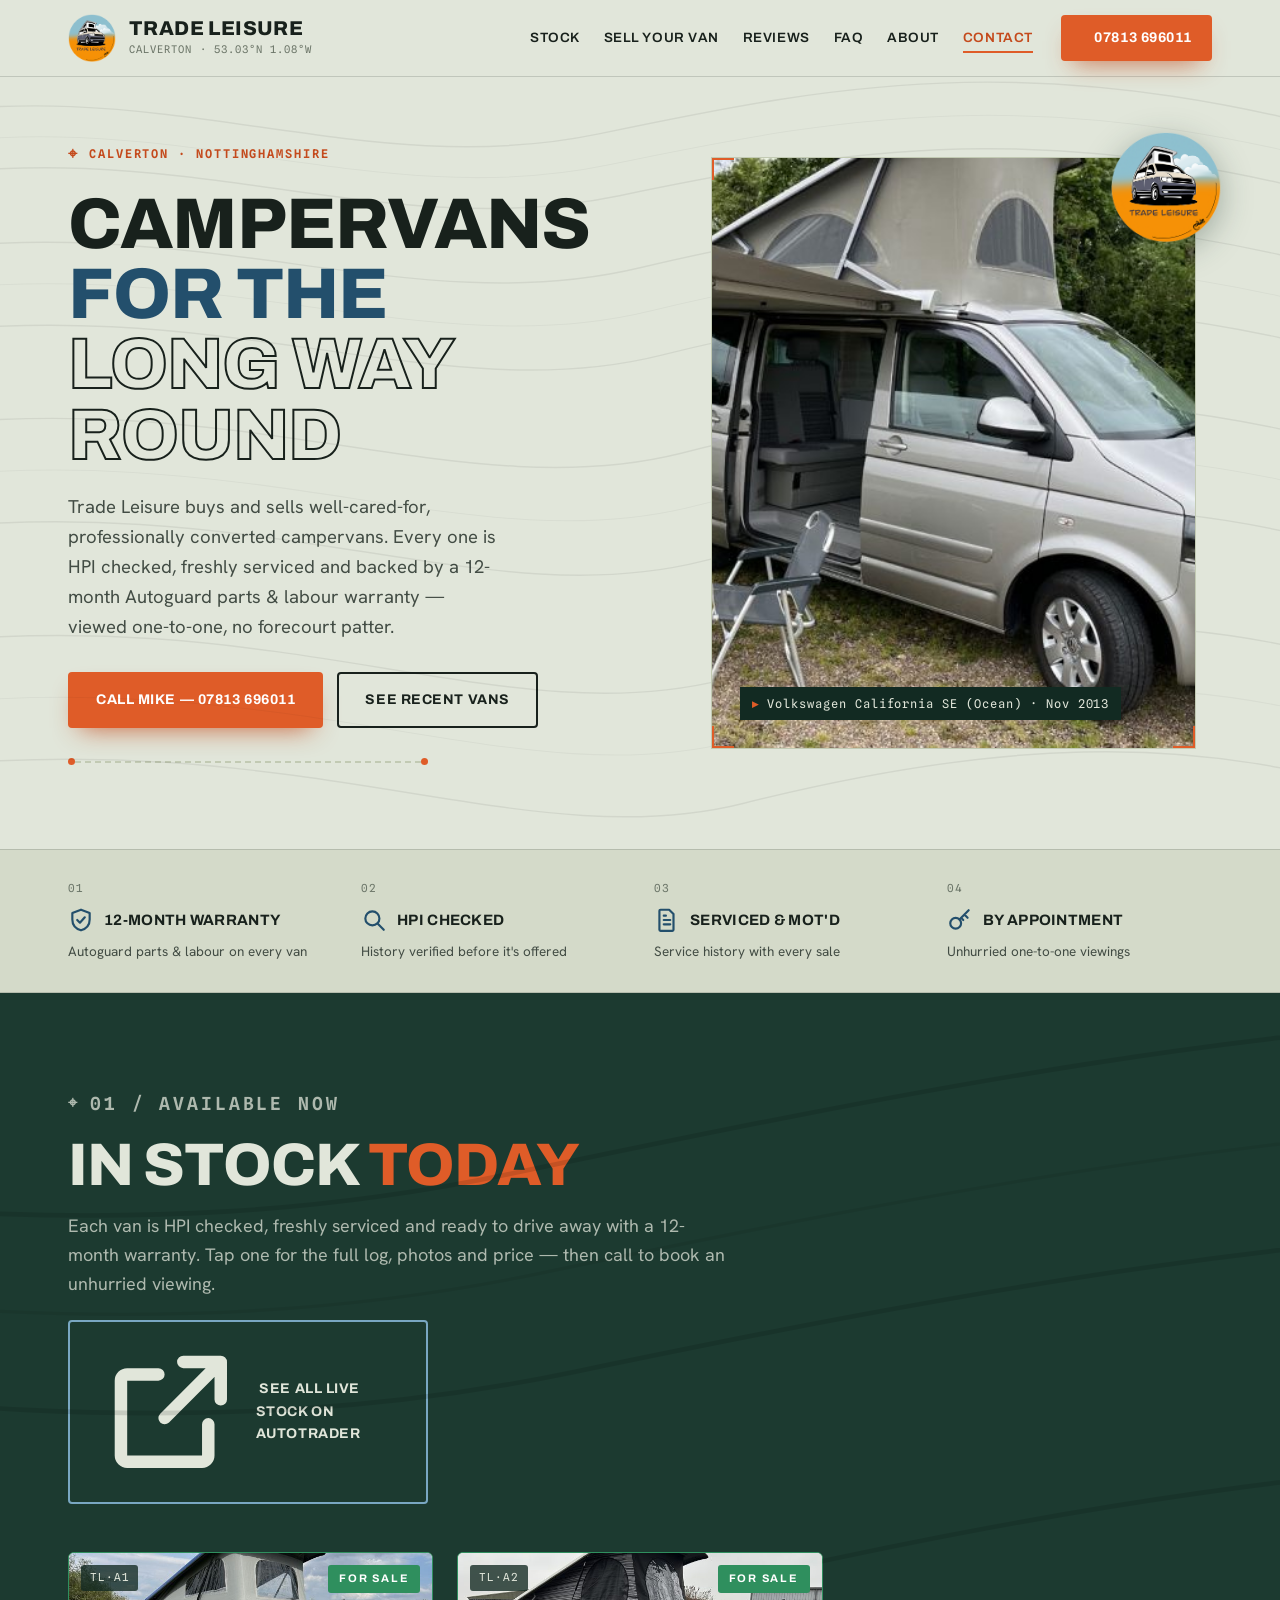
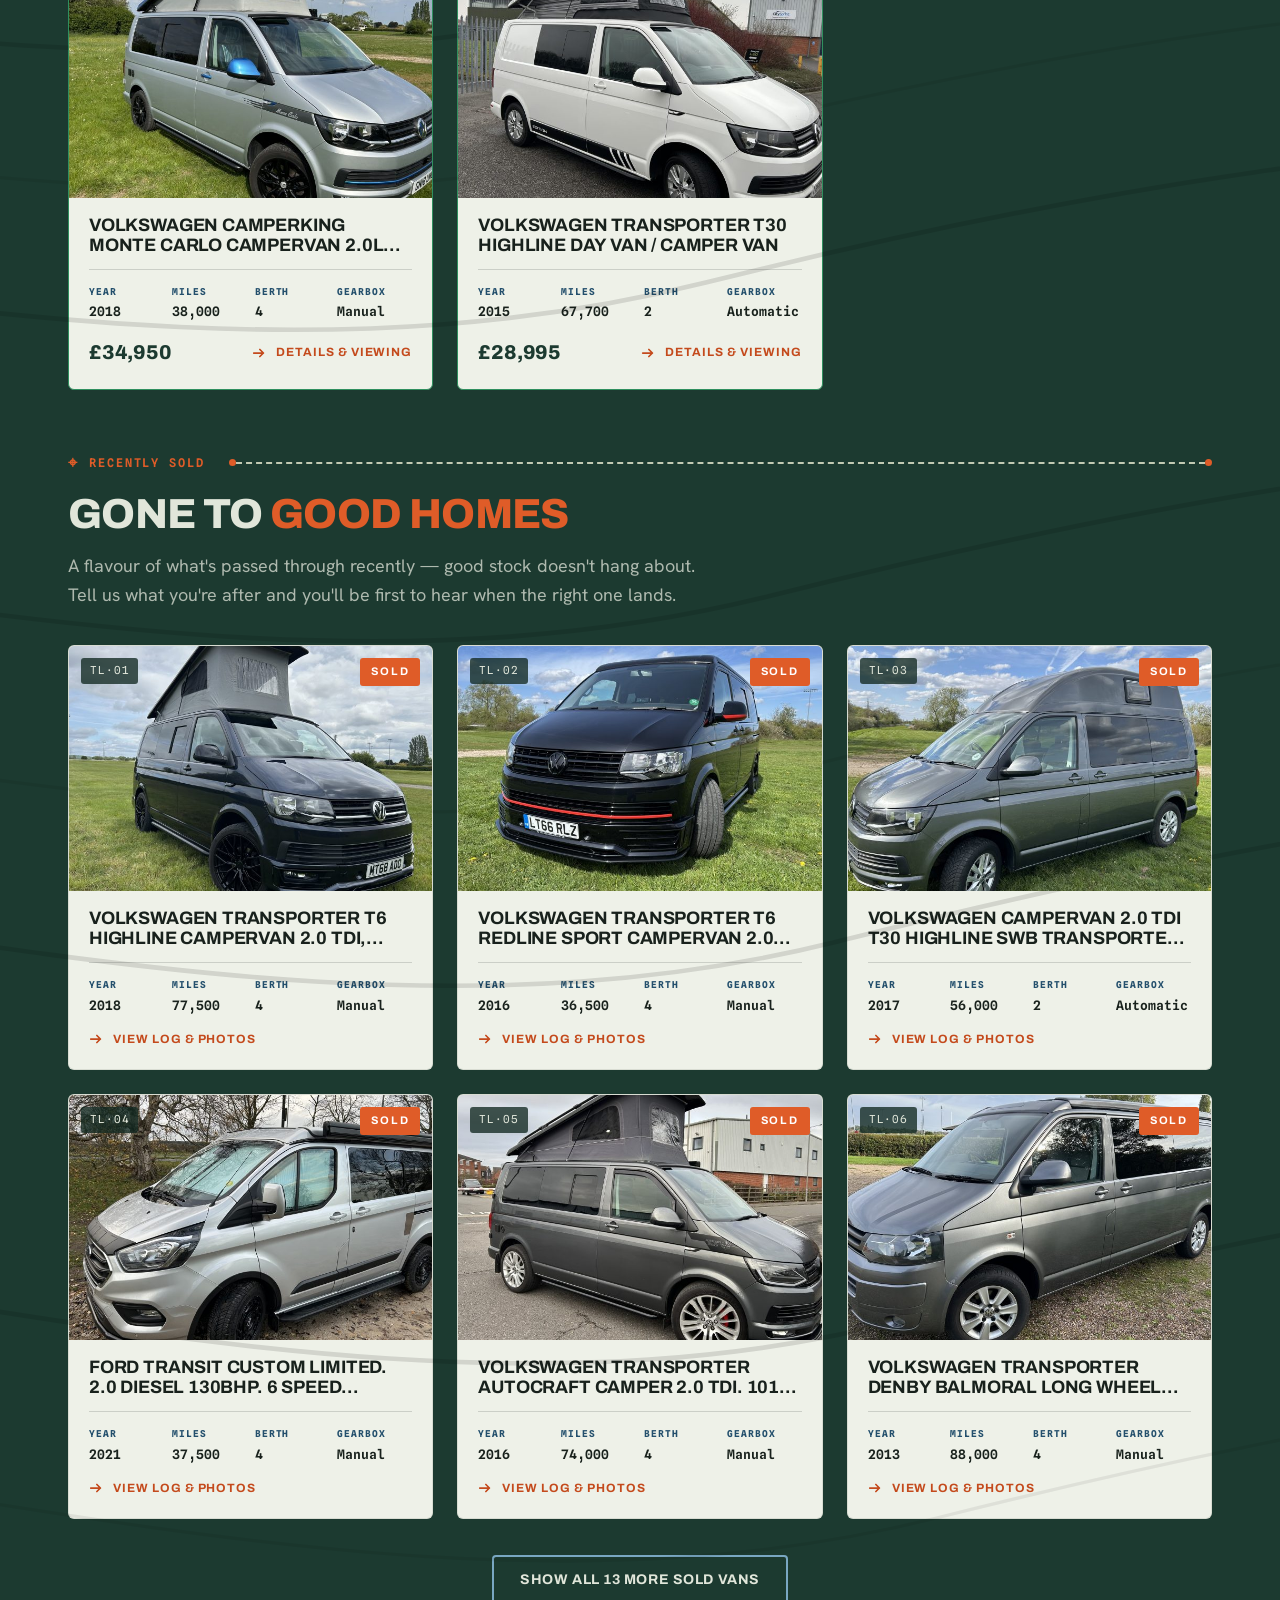
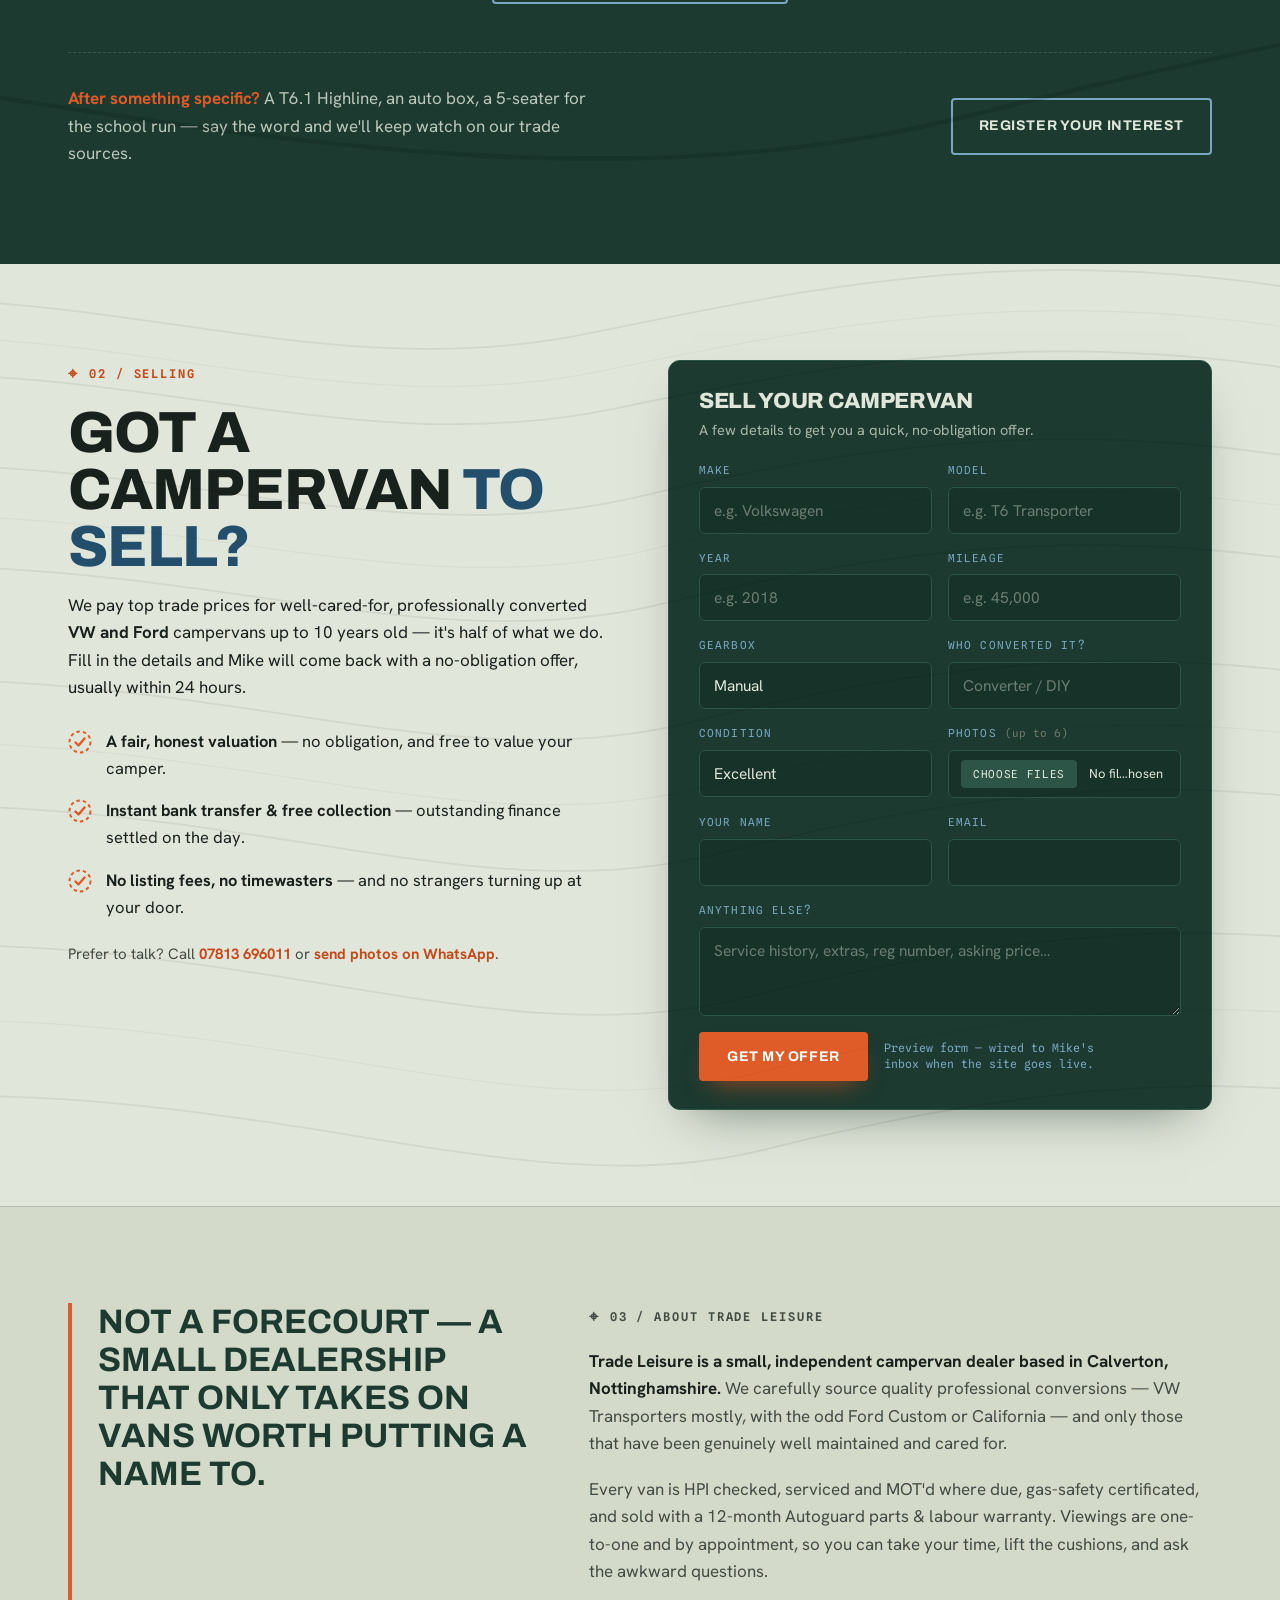
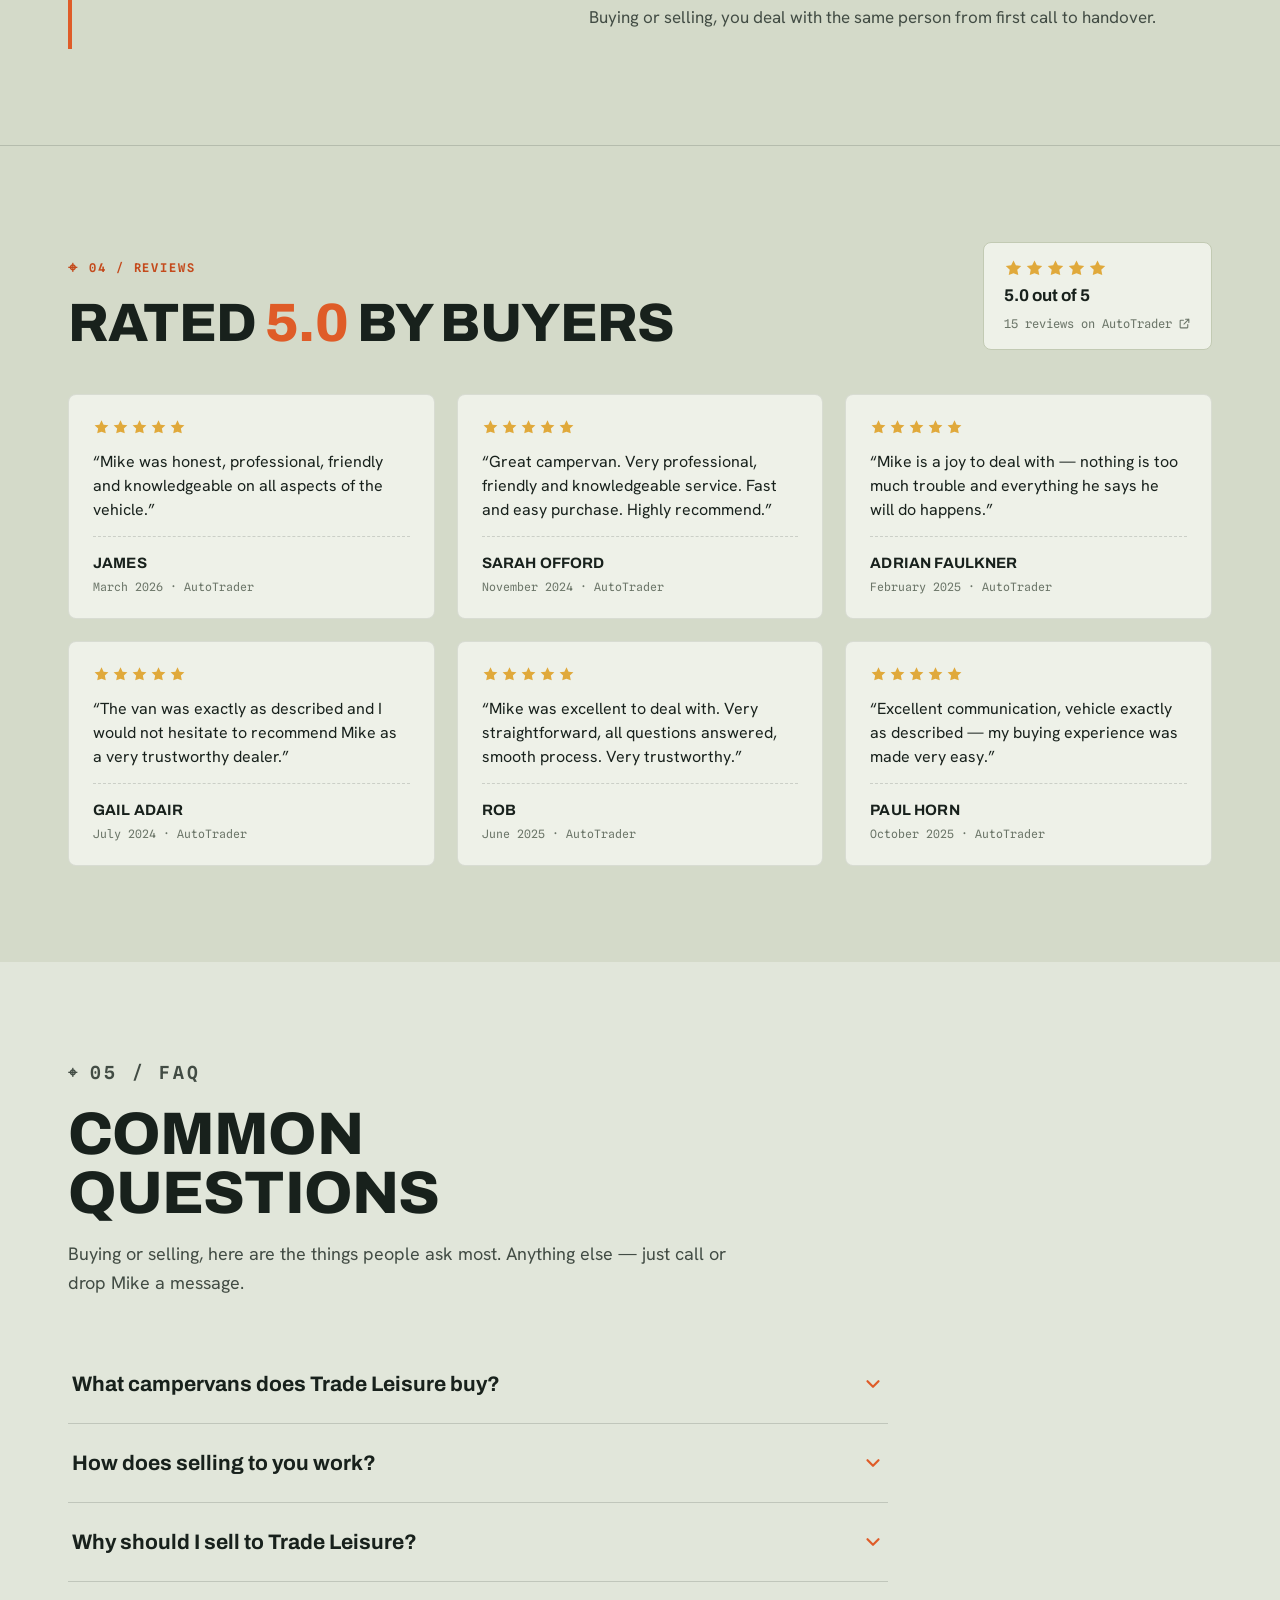
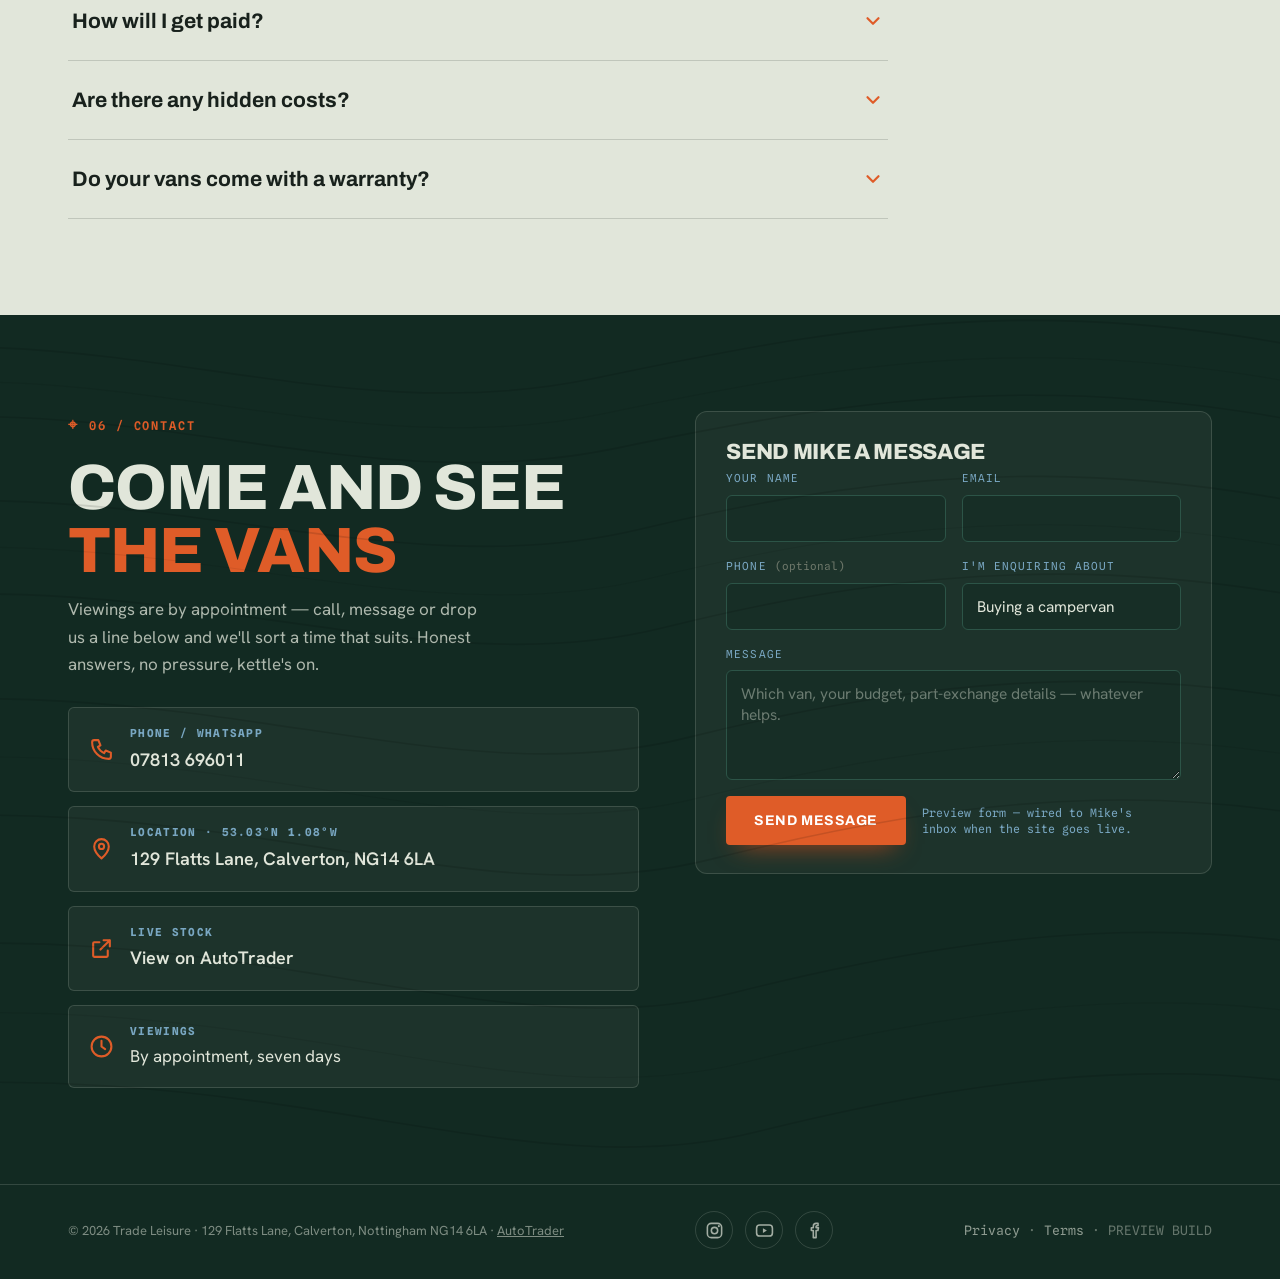
<file: site/index.html>
<!doctype html>
<html lang="en-GB">
<head>
  <meta charset="utf-8">
  <meta name="viewport" content="width=device-width, initial-scale=1">
  <title>Trade Leisure — Quality Used Campervans for Sale in Nottingham &amp; Calverton</title>
  <meta name="description" content="Hand-picked, professionally converted campervans for sale in Calverton, Nottinghamshire. Every van HPI checked, serviced and sold with a 12-month Autoguard warranty. We buy quality campervans too — call 07813 696011.">
  <!-- PREVIEW BUILD: remove the noindex line before going live -->
  <meta name="robots" content="noindex, nofollow">
  <meta property="og:title" content="Trade Leisure — Quality Used Campervans, Nottinghamshire">
  <meta property="og:description" content="Hand-picked, professionally converted campervans. HPI checked, serviced, 12-month warranty.">
  <meta property="og:locale" content="en_GB">
  <link rel="preconnect" href="https://fonts.googleapis.com">
  <link rel="preconnect" href="https://fonts.gstatic.com" crossorigin>
  <link href="https://fonts.googleapis.com/css2?family=Archivo:wght@500;600;700;800&family=Hanken+Grotesk:wght@400;500;600;700&family=Spline+Sans+Mono:wght@400;500;600&display=swap" rel="stylesheet">
  <link rel="stylesheet" href="style.css">
  <script type="application/ld+json">{"@context": "https://schema.org", "@graph": [{"@type": "AutoDealer", "@id": "https://trade-leisure.co.uk/#dealer", "name": "Trade Leisure", "description": "Quality pre-owned, professionally converted campervans for sale in Calverton, Nottinghamshire. Every van HPI checked, serviced and sold with a 12-month Autoguard warranty.", "telephone": "+447813696011", "url": "https://trade-leisure.co.uk", "address": {"@type": "PostalAddress", "streetAddress": "129 Flatts Lane", "addressLocality": "Calverton", "addressRegion": "Nottinghamshire", "postalCode": "NG14 6LA", "addressCountry": "GB"}, "geo": {"@type": "GeoCoordinates", "latitude": 53.03, "longitude": -1.08}, "areaServed": ["Nottingham", "Nottinghamshire", "East Midlands", "United Kingdom"], "sameAs": ["https://www.autotrader.co.uk/dealers/nottinghamshire/nottingham/trade-leisure-10043108", "https://www.instagram.com/trade_leisure_campers/", "https://www.youtube.com/channel/UCn_UhCRsrEzHKDpKOy0UkbA", "https://www.facebook.com/profile.php?id=61580647537263"], "priceRange": "\u00a3\u00a3", "aggregateRating": {"@type": "AggregateRating", "ratingValue": "5.0", "reviewCount": 15, "bestRating": "5"}, "review": [{"@type": "Review", "author": {"@type": "Person", "name": "James"}, "datePublished": "2026-03-10", "reviewRating": {"@type": "Rating", "ratingValue": "5", "bestRating": "5"}, "reviewBody": "Mike was honest, professional, friendly and knowledgeable on all aspects of the vehicle."}, {"@type": "Review", "author": {"@type": "Person", "name": "Sarah Offord"}, "datePublished": "2024-11-16", "reviewRating": {"@type": "Rating", "ratingValue": "5", "bestRating": "5"}, "reviewBody": "Great campervan. Very professional, friendly and knowledgeable service. Fast and easy purchase. Highly recommend."}, {"@type": "Review", "author": {"@type": "Person", "name": "Adrian Faulkner"}, "datePublished": "2025-02-02", "reviewRating": {"@type": "Rating", "ratingValue": "5", "bestRating": "5"}, "reviewBody": "Mike is a joy to deal with \u2014 nothing is too much trouble and everything he says he will do happens."}, {"@type": "Review", "author": {"@type": "Person", "name": "Gail Adair"}, "datePublished": "2024-07-10", "reviewRating": {"@type": "Rating", "ratingValue": "5", "bestRating": "5"}, "reviewBody": "The van was exactly as described and I would not hesitate to recommend Mike as a very trustworthy dealer."}, {"@type": "Review", "author": {"@type": "Person", "name": "Rob"}, "datePublished": "2025-06-28", "reviewRating": {"@type": "Rating", "ratingValue": "5", "bestRating": "5"}, "reviewBody": "Mike was excellent to deal with. Very straightforward, all questions answered, smooth process. Very trustworthy."}, {"@type": "Review", "author": {"@type": "Person", "name": "Paul Horn"}, "datePublished": "2025-10-15", "reviewRating": {"@type": "Rating", "ratingValue": "5", "bestRating": "5"}, "reviewBody": "Excellent communication, vehicle exactly as described \u2014 my buying experience was made very easy."}]}, {"@type": "ItemList", "name": "Recently sold campervans", "itemListElement": [{"@type": "ListItem", "position": 1, "item": {"@type": "Vehicle", "name": "Volkswagen Transporter T6 Highline Campervan 2.0 TDI, 102PS 5 Speed Manual, SWB, Euro 6", "description": "A stunning well-cared-for short wheelbase 4 berth campervan with 5 belted seats. Full camper spec' with a diesel night heater and solar panel. Serviced and ready to go! Professionally converted by Southcoast campers in 2022, low mileage having covered only 77,500 miles. Full service and MOT in December 2025. 12 months parts & labour warranty including breakdown cover. Starlight Metallic Blue, 5 Speed Manual gearbox, aircon, cruise control, rear parking sensors. Towbar, Solar panel, awning rail. Elevating roof with double bed board, double Kiravans passenger swivel seat, battery to battery charger, 230v electric hookup. Leisure batter, Isotherm fridge, 2 burner gas hob, stainless sink and tap. Under-vehicle water tank. Service history with cambelt and water pump changed in 2023 at 59,000 miles. Vehicle first registered in November 2018. HPI checked and gas safety test certificate. Full size spare wheel. Euro 6 Emissions class. ULEZ compliant. Fantastic value for a quality low mileage professional conversion. First to view will buy - Don't miss out!", "vehicleTransmission": "Manual", "fuelType": "Diesel", "modelDate": "2018", "manufacturer": "Volkswagen", "model": "T28 Transporter", "color": "Starlight Blue Metallic", "mileageFromOdometer": {"@type": "QuantitativeValue", "value": 77500, "unitCode": "SMI"}}}, {"@type": "ListItem", "position": 2, "item": {"@type": "Vehicle", "name": "Volkswagen Camperking Monte Carlo Campervan 2.0L Diesel Highline Euro 6", "description": "A stunning Camper King Montecarlo, 4\u2011berth layout, 5 belted seats. Covered only 38,000 miles meticulously maintained, comes with full service history, habitation check and a 12\u2011month parts & labour warranty including breakdown cover. HPI checked and clear. Serviced and ready to go! VW Transporter Highline specification with 5 Speed Manual gearbox, aircon, cruise control, rear parking sensors. Stylish and durable marine Striped upholstery, Elevating roof with double bed board and mattress, double Kiravans passenger swivel seat, battery to battery charger. 230v electric hookup. New Leisure battery. Webasto diesel night heater. Wind-out awning. Dometic fridge and 2 burner gas hob, stainless sink and tap. Under-vehicle water tank. Full service history, last serviced and habitation checked by Camperking February 2026 at 37,600 miles. Full size spare wheel. Euro 6 Emissions class. ULEZ compliant. Fantastic value for a quality low mileage Volkswagen Camperking Montecarlo. First to view will buy - Don't miss out!", "vehicleTransmission": "Manual", "fuelType": "Diesel", "modelDate": "2018", "manufacturer": "Camper King Monte Carlo", "model": "VW Transporter", "color": "Reflex Silver", "mileageFromOdometer": {"@type": "QuantitativeValue", "value": 38000, "unitCode": "SMI"}}}, {"@type": "ListItem", "position": 3, "item": {"@type": "Vehicle", "name": "Volkswagen Transporter T6 Redline Sport Campervan 2.0L TDI SWB 5 Speed Manual Euro 6", "description": "A stunning professionally converted low mileage Redline Sport Campervan. Covered only 36,500 miles. Premium quality Rib bed, Isofix, Webasto diesel night heater, 4 Berth 5 belted seats. Full service history. Sold with a 12 Months parts and labour warranty and gas safety certificate. 5 Speed Manual gearbox, aircon, cruise control, rear parking sensors. Elevating roof with double bed board, double Kiravans passenger swivel seat, battery to battery charger, 230v electric hookup. Leisure battery. Dometic fridge and 2 burner gas hob, stainless sink and tap. Under-vehicle water tank. Premium Rib rock and roll bed with Isofix. Full service history, last serviced at 36,500 miles. Cambelt and water pump replaced April 2026. Vehicle first registered in November 2016. Spare wheel. Euro 6 Emissions class. ULEZ compliant.Fantastic value for a quality low mileage Redline camper conversion. First to view will buy - Don't miss out! Please get in touch for more information. Viewings by appointment. Weekend viewings and evening phone calls welcome.", "vehicleTransmission": "Manual", "fuelType": "Diesel", "modelDate": "2016", "manufacturer": "Volkswagen", "model": "T28 Transporter", "color": "Deep Black Pearl", "mileageFromOdometer": {"@type": "QuantitativeValue", "value": 36500, "unitCode": "SMI"}}}, {"@type": "ListItem", "position": 4, "item": {"@type": "Vehicle", "name": "Volkswagen Campervan 2.0 TDI T30 Highline SWB Transporter | 5dr Diesel | DSG Auto | Euro 6 (150 ps)", "description": "A rare automatic 2 owner high-roof camper conversion - 2 berth with 4 belted seats. DSG Automatic gearbox. Diesel Heater. Flush toilet. Full Service history. A self contained professional camper conversion serviced and ready to go! 2 comfortable Reimo folding single beds, Eberspacher diesel heater, Thetford cassette toilet, Gas hob and sink. Driver and passenger swivel seats, battery to battery charger, 230v electric hookup. Leisure battery. Gas hob, stainless sink and tap. Full service history, last serviced in November 2025 at 55,700 miles. Cambelt and Auto gearbox oil changed in February 2026. Gas safety tested Feb 2026. 12 Months Autoguard warranty with breakdown cover. Full size spare wheel. Euro 6 Emissions class. ULEZ compliant. Fantastic value for a rare high-roof VW camper conversion. First to view will buy - Don't miss out!", "vehicleTransmission": "Automatic", "fuelType": "Diesel", "modelDate": "2017", "manufacturer": "Volkswagen", "model": "T30 Transporter", "color": "Metallic Indium Grey", "mileageFromOdometer": {"@type": "QuantitativeValue", "value": 56000, "unitCode": "SMI"}}}, {"@type": "ListItem", "position": 5, "item": {"@type": "Vehicle", "name": "Ford Transit Custom Limited. 2.0 Diesel 130BHP. 6 Speed Manual", "description": "A lovely Anglia Camper Conversions campervan, great specification - conversion carried out in January 2025. Fitted with all the essentials for luxury camping plus plenty of extras! A perfect daily driver ready for those spur-of-the-moment weekend escapes or full camping trips. Dometic 2 burner gas hob, sink and tap. Fridge. Autoterm Diesel heater, Swivel passenger seat with own table. RIB Altair rock n roll bed, NCAP certificated fitted with a slider mechanism creating some valuable extra space, Isofix seat belt points. Integral blinds all round. Skyline elevating roof with scenic canvas and double bed, Victron battery to battery charger, 230v electric hook-up. Leisure battery. Solar panel with Victron MPPT controller. External Gaslow LPG tank with BBQ point. Towbar. Euro 6 Emissions class. ULEZ compliant. Full service history, regular oil changes, last serviced 29.10.2025 at 37,008 miles. MOT until October 2026. Sold with a 12 Months Autoguard parts and labour warranty and gas safety certificate. Fantastic value for a quality, low mileage, high spec campervan conversion. Don't miss out Please get in touch for more information. Viewings by appointment. Weekend viewings and evening phone calls welcome.", "vehicleTransmission": "Manual", "fuelType": "Diesel", "modelDate": "2021", "manufacturer": "Anglia Campers", "model": "Ford Transit Custom", "color": "Silver Metallic", "mileageFromOdometer": {"@type": "QuantitativeValue", "value": 37500, "unitCode": "SMI"}}}, {"@type": "ListItem", "position": 6, "item": {"@type": "Vehicle", "name": "Volkswagen Transporter Autocraft Camper 2.0 TDI. 101 BHP Highline 5 Speed Manual Euro 6", "description": "A stylish Autocraft camper conversion. Fitted with all the essentials for luxury camping plus a few extras! Fully serviced, MOT October 2026. Sold with a 12 Months Autoguard parts and labour warranty and gas safety certificate. Webasto diesel night heater, wind-out Fiamma awning. Towbar. 4 Berth 5 belted seats. 5 Speed Manual gearbox, aircon, cruise control, front and rear parking sensors. Elevating roof with double bed board, double Kiravans passenger swivel seat, battery to battery charger, 230v electric hookup. Leisure battery. Fabworx Rock-n-Roll bed. Dometic fridge and 2 burner gas hob, stainless sink and tap. Under-vehicle water tank. Cold water shower point. Full service history, last serviced in October 2025 at 73,000 miles. Vehicle first registered in November 2016. Full size spare wheel. Euro 6 Emissions class. ULEZ compliant.", "vehicleTransmission": "Manual", "fuelType": "Diesel", "modelDate": "2016", "manufacturer": "Volkswagen", "model": "T28 Transporter", "color": "Metallic Indium Grey", "mileageFromOdometer": {"@type": "QuantitativeValue", "value": 74000, "unitCode": "SMI"}}}, {"@type": "ListItem", "position": 7, "item": {"@type": "Vehicle", "name": "Volkswagen Transporter Denby Balmoral Long Wheel Base T28 2.0L TDI Campervan", "description": "A fantastic first campervan offering great value for money. A rare long wheel base Denby Balmoral camper conversion. 2013 registered. Same owner for the last 10 Years, much loved and well cared for, in excellent condition. 4 Berth 5 belted seats. A perfect daily driver ready for those spur-of-the-moment weekend escapes or full camping trips. 5 Speed Manual gearbox, aircon, cruise control, reverse parking sensors and camera. Long wheel base providing 40cm of extra living space and storage. Ideal for families and extra kit. Upgraded to a Titan Mid-Mount Rock n Roll bed - with M1 test certificate. Part Leather and Alcantara Upholstery on all seating. Elevating roof with double bed board, double Kiravans passenger swivel seat, battery to battery charger, 230v electric hookup. Leisure battery. Dometic fridge and 2 burner gas hob, stainless sink and tap. Under-vehicle water tank. Awning rail for easy driveaway awning attachment. Meticulously maintained, last serviced at 86,860 miles, cambelt and water pump changed at 67,000. Mot Feb 2026. Full size spare wheel, 40+ MPG. Ulez Euro 5. Brake discs and pads replaced front and back. 8 Oil change services and plenty of receipts. Sold with a gas safety certificate and 12 Months Autoguard parts and labour warranty included in the price. Fantastic value for a quality Denby Conversion. Don't miss out. First to View will buy this stunner!", "vehicleTransmission": "Manual", "fuelType": "Diesel", "modelDate": "2013", "manufacturer": "Denby Balmoral", "model": "T28 Transporter", "color": "Natural Grey Metallic", "mileageFromOdometer": {"@type": "QuantitativeValue", "value": 88000, "unitCode": "SMI"}}}, {"@type": "ListItem", "position": 8, "item": {"@type": "Vehicle", "name": "Trek RV Infinity Luxury Volkswagen Campervan. Highline 2.0 TDI Euro 6. 150PS", "description": "This is no ordinary camper conversion. The main features are listed below but viewing is recommended to fully appreciate this camper. A Luxury Trek RV infinity camper conversion, check out the \"Trek RV\" website. The build sheet can be viewed in the photos (there were a few option changes and upgrades). Fitted with all the standard equipment, Dometic fridge, sink and 2 burner hob. LED lighting, passenger double swivel seat, 240v hook-up... Premium quality Reimo elevating roof with scenic canvas, bed and mattress. Reimo 3000 3-seater bed on sliding rail system. Webasto combined diesel heating / Hot water. Autocalf leather upholstery, double swivel passenger seat, 6 belted seats. Gastore external LPG tank with BBQ point. Hot water shower point. Underbody fresh water tank. Awning rail fitted for easy driveaway awning attachment. Antique walnut Altro flooring. High quality Trek rv Infinity furniture, manufactured in-house. Loc8 integrated sliding door-mounted table pod. Fully lined and insulated. Volkswagen Transporter Highline 2.0 TDI 150PS 6 Speed Manual S/S. A powerful 150PS engine with 6 Speed manual gearbox, 40+ MPG. Ulez Euro 6. Cab aircon, cruise control, reverse parking sensors and camera... Service history. Sold with a new full service, 12 Months Autoguard parts and labour warranty and new MOT. Please get in touch for more information. Viewings by appointment 7 days a week.", "vehicleTransmission": "Manual", "fuelType": "Diesel", "modelDate": "2017", "manufacturer": "Volkswagen", "model": "T28 Transporter", "color": "Acapulco Metallic Blue", "mileageFromOdometer": {"@type": "QuantitativeValue", "value": 57000, "unitCode": "SMI"}}}, {"@type": "ListItem", "position": 9, "item": {"@type": "Vehicle", "name": "Volkswagen Transporter T30 Highline LWB Campervan 138 bhp 6 Speed Manual", "description": "This Camper is a bit special, well cared for and in fantastic condition inside and out. A powerful 138 BHP 2.0L diesel. 40+ miles per gallon. Long wheel base providing 40cm of extra living space and storage. Suspension upgrade - lowered on Bilstein Komfort coilovers, producing a smooth car like driving experience. Full length Austops pop-top roof with XL roof bed 2.1 metres in length. Comprehensive service and maintenance history with receipts. Cambelt changed at 63,000 miles. Cruise Control, Air-con, Westfalia removable tow bar. Alpine Halo 9 infotainment upgrade with Bluetooth, sat nav, Carplay and reversing camera. Dashcam and Wifi. CAMPER SPECIFICATION: Full length Austops Pop-Up Roof. Passenger swivel seat. Hammond Rock and Roll bed. On board fresh water tank. Lockable Safe. Propex LPG night heater with digital controller. Leisure battery and 240V campsite hook-up, 2 x 240 3 pin sockets. 180W Solar panel, providing days of off grid camping, with Victron MPPT controller. Battery To battery charger. Dometic fridge, sink, Tap and 2 Burner Hob Touch LED lighting. Sold with a new MOT and Gas Safety Certificate. 12 Months Autoguard parts and labour Warranty included. First to view will buy! Call Now To Arrange A Viewing.", "vehicleTransmission": "Manual", "fuelType": "Diesel", "modelDate": "Apr 2013", "manufacturer": "Volkswagen", "model": "Transporter", "color": "Reflex Silver", "mileageFromOdometer": {"@type": "QuantitativeValue", "value": 688000, "unitCode": "SMI"}}}, {"@type": "ListItem", "position": 10, "item": {"@type": "Vehicle", "name": "Camper King Black Edition 2.0L Highline TDI Euro 6. 150PS", "description": "Volkswagen Camper King T28 Euro 6 Highline \"Black Edition\". A rare Camper King Black Edition conversion. Very well cared for. Pre-registered by the VW dealer, same owner since December 2016 (93 miles). Stunning Bamboo Garden Green. Only 51,700 miles. Comes with a Full Service history with receipts. Full service and MOT completed in May 2025. A high specification 150 PS Highline. 6 Speed manual gear box. Euro 6 Emissions. Heated windscreen. Electric folding and heated mirrors, 2 x swivel and height adjustable captains seats. Electric lumbar support seat backs. Cruise control. A perfect daily driver ready for those spur-of-the-moment weekend escapes or full camping trips. Great Camper King layout with all the essentials and a few extras. Fitted with an awning multirail with Vango Driveaway awning included. Aircon, Cruise control, 6 Speed Manual gearbox, Reverse parking sensors, Multifunction steering wheel. Full size spare wheel, Service History, 40+ MPG. 20\" Alloy wheels. 4 berth, 4 belted seats, Rock n Roll bed. Elevating roof with double bed board, Battery to Battery charger, Electric heater, Dual captains swivel seats, 230v Electric hookup. Fridge, 2 burner gas hob, Stainless sink and tap, Plenty of storage space. Sold with a 12 Month Autoguard parts and labour warranty. MOT May 2026.", "vehicleTransmission": "Manual", "fuelType": "Diesel", "modelDate": "2016", "manufacturer": "Volkswagen", "model": "T28 Transporter", "color": "Bamboo Garden Green", "mileageFromOdometer": {"@type": "QuantitativeValue", "value": 51700, "unitCode": "SMI"}}}, {"@type": "ListItem", "position": 11, "item": {"@type": "Vehicle", "name": "Volkswagen Transporter Denby Balmoral T28 2.0L TDI Campervan", "description": "A Denby Balmoral camper conversion in exceptional condition. Only 26,400 miles with a Full Service history. Same owner for the last 8 Years. Meticulously maintained. 8 Oil change services. Only occasionally used as a campervan and was garaged when not in use. New cambelt, water pump and MOT at point of sale. 12 Months Autoguard parts and labour warranty included. A perfect daily driver ready for those spur-of-the-moment weekend escapes or full camping trips. 5 Speed Manual gearbox, Aircon, Cruise control, Reverse parking sensors. Full size spare wheel, Service History, 40+ MPG. 18\" Alloy wheels. Ulez Euro 5 4 berth, 5 belted seats, Rock n Roll bed. Elevating roof with double bed board, Battery to Battery charger Night heater, Double Kiravans passenger swivel seat, 230v Electric hookup. Dometic Fridge and 2 burner gas hob, Stainless sink and tap, Plenty of storage space. Brand new 115AH Leisure battery.", "vehicleTransmission": "Manual", "fuelType": "Diesel", "modelDate": "2015", "manufacturer": "Denby Balmoral", "model": "T28 Transporter", "color": "Reflex Silver", "mileageFromOdometer": {"@type": "QuantitativeValue", "value": 26400, "unitCode": "SMI"}}}, {"@type": "ListItem", "position": 12, "item": {"@type": "Vehicle", "name": "Volkswagen Transporter T28 150PS 2.0L TDI Campervan", "description": "A stunning professional camper conversion by West Coast Campers. Only 62,000 miles, Full VW Service history. A perfect daily driver ready for those spur-of-the-moment weekend escapes or full camping trips. Great camper specification with all the essentials and a few extras. Vango Driveaway awning included Professional Conversion, Ulez Euro 6, 6 Speed Manual gearbox Aircon, Cruise control, Reverse parking sensors, Multifunction steering wheel Full size spare wheel, Tow Bar. Service History, 40+ MPG. 20\" Alloy wheels 4 berth, 5 belted seats, Rock n Roll bed Elevating roof with double bed board. Battery to Battery charger, Diesel night heater. Double MS Craft passenger swivel seat, 230v Electric hook up. Dometic Fridge and 2 burner gas hob, Stainless sink and tap. Plenty of storage space. Sold with a 12 Month Autoguard parts and labour warranty. MOT March 2026.", "vehicleTransmission": "Manual", "fuelType": "Diesel", "modelDate": "2017", "manufacturer": "Volkswagen", "model": "T28 Transporter", "color": "Cherry Red", "mileageFromOdometer": {"@type": "QuantitativeValue", "value": 62000, "unitCode": "SMI"}}}, {"@type": "ListItem", "position": 13, "item": {"@type": "Vehicle", "name": "Volkswagen Transporter T30 Highline Day Van / Camper Van", "description": "A Stunning versatile family vehicle / Day Van / 2 Berth Camper which could easily be converted into a full campervan. First registered November 2015. Powerful 2.0L Bi-Turbo 180 BHP, Euro 5. 5 seats Kombi / Day-Van. 7 Speed DSG Automatic gearbox. Premium Skyline pop-top roof with scenic canvas. Sleeps 2. Fully lined and fitted with touch sensitive LED lights, 12v socket and Usb point. Eberspacher diesel night heater Leisure battery with B2B charger. 240 volt EHU campsite hook-up. 2 x Front swivel seats. Awning rail for use with a drive-away awning. Service history. Towbar. Air conditioning. Isofix seats. Cruise control. Heated front seats. Sold with a 12 Month Autoguard parts and labour warranty.", "vehicleTransmission": "Automatic", "fuelType": "Diesel", "modelDate": "2015", "manufacturer": "Volkswagen", "model": "T30 Transporter", "color": "Solid White", "mileageFromOdometer": {"@type": "QuantitativeValue", "value": 67700, "unitCode": "SMI"}}}, {"@type": "ListItem", "position": 14, "item": {"@type": "Vehicle", "name": "Volkswagen Trendline Camper King Monte Carlo Campervan Petrol", "description": "VW T28 Transporter Trendline Camper King Monte Carlo Conversion - 150PS TSI PETROL. ULEZ Euro 6. A rare 2.0L TSI Petrol Engine - 150PS. 6 Speed Manual. Aircon', cruise control, reversing sensors, electric folding mirrors. A Pristine lightly used Camper King Monte Carlo conversion. Sleeps 4. Recently fitted with a Thule wind-out awning rail. Inflatable Leisurewize Gemini 320 driveaway awning included (only used once). Cruise control, rear parking sensors, aircon, electric folding mirrors. Bluetooth. 17 inch VW Devonport alloy wheels. VW branded faux leather/suede upholstery Pop up roof with adult rated upper bed system and mattress. 3/4 rock n roll bed with storage. Double front passenger Kiravans swivel seat. Dometic Combi sink and double hob. Gas Grill. 50 litre vitrifrigo fridge/freezer. Sliding table + extra table for passenger seat. Internal touch LED lighting system. Power management system 12v and 240v. Onboard water tank. Water gauge and battery level indicators. Double 240 volt socket. Wireless phone charger pad and usb points. 230v campsite hook-up cable. 100ah leisure battery. Sterling B2B smart charger. Gas locker with new campingaz R907 cylinder. Full size spare wheel. 12 months Autoguard Parts and Labour Warranty.", "vehicleTransmission": "Manual", "fuelType": "Petrol", "modelDate": "2019", "manufacturer": "Camper King Monte Carlo", "model": "VW Transporter", "color": "Metallic Indium Grey", "mileageFromOdometer": {"@type": "QuantitativeValue", "value": 35000, "unitCode": "SMI"}}}, {"@type": "ListItem", "position": 15, "item": {"@type": "Vehicle", "name": "Volkswagen Transporter T28 Campervan", "description": "Don't miss out on this lovely low mileage Campaway campervan conversion. Only travelled 10,900 miles from new, still has that \"brand new feel\". A quality Camper Conversion from Journey Conversions. Base Van: VW Transporter T28 T6.1 Startline 2.0 Diesel TDI, 108 bhp Ulez Euro 6. 5 Speed Manual gearbox, Aircon, Cruise control, Reversing camera and parking sensors. Multifunction steering wheel, Full size spare wheel. Security deadloacks fitted to all doors. Service History. 40+ MPG. Camper Conversion: Stunning pale green cabinets with contrasting leatherette and suede upholstery. 4 Berth, Fabworx Rock n Roll bed, Elevating roof with double bed and mattress. Solar panel, Sterling Battery to Battery charger, Propex Night Heater. Passenger and driver swivel seats. 230v Electric hookup, Dometic Fridge and 2 burner Gas Hob, Microwave oven, Stainless sink and tap. Underslung fresh water tank, Awning rail. Plenty of storage space. Sleeps 4. Sold with a 12 months parts and labour Autoguard Warranty and Gas Safety Certificate. Please Call Now To arrange a viewing.", "vehicleTransmission": "Manual", "fuelType": "Diesel", "modelDate": "2021", "manufacturer": "Volkswagen", "model": "T28 Transporter", "color": "Pure Grey", "mileageFromOdometer": {"@type": "QuantitativeValue", "value": 10900, "unitCode": "SMI"}}}, {"@type": "ListItem", "position": 16, "item": {"@type": "Vehicle", "name": "Volkswagen Transporter T32 Highline Day Van / Camper Van", "description": "A Stunning versatile family vehicle / Day Van / 2 Berth Camper which could easily be converted into a full campervan. Powerful 2.0L Bi-Turbo 201 BHP, Euro 6 Ulez compliant. 5 seats Kombi / Day-Van. 6 Speed manual gearbox. Oryx White Pearl effect paint. Premium SCA 194 high-elevating roof in pristine condition, scenic canvas, double slatted bedboard and comfy mattress (Over \u00a35,000.00 new!). Sleeps 2. Fully lined and fitted with touch sensitive LED lights, 12v socket and Usb point. Leisure battery with B2B charger. Front swivel seat. Awning rail for use with a drive-away awning. Full service history. 2 side doors. Westfalia towbar. Air conditioning. Isofix. LED lights front and rear - Cruise control - Front and rear parking sensors. Rear view camera. Discover media infotainment system, Sat Nav and App connect. Heated front seats. Heated windscreen - 18\" Sportline alloy wheels. Sold with a 12 Month Autoguard parts and labour warranty.", "vehicleTransmission": "Manual", "fuelType": "Diesel", "modelDate": "2018", "manufacturer": "Volkswagen", "model": "T32 Transporter", "color": "Oryx Pearl White", "mileageFromOdometer": {"@type": "QuantitativeValue", "value": 60700, "unitCode": "SMI"}}}, {"@type": "ListItem", "position": 17, "item": {"@type": "Vehicle", "name": "Volkswagen T32 Transporter Campervan", "description": "A well cared for and maintained Volkswagen Transporter T32 camper conversion. 138 bhp with 6 speed manual gearbox. Full service history, cambelt last changed at 89,000 miles. Last serviced at 102,510 miles. MOT until Jan 2025. Upgraded to leather S3 Captains seats. Aircon. CarPlay. Westfalia removable towbar. Drives perfectly. Lowered springs providing a smooth ride and excellent handling on 20 inch Sportline alloy wheels. Converted in 2022, very lightly used. Austops pop up roof with scenic canvas and memory foam mattress. Dometic sink and tap, 2 burner gas hob. Dometic fridge. Gas Locker. Leisure Battery with split charger. Sargent power management system, 240 volt campsite hookup, 2 x 240v 3 pin plug sockets. Quality 2 seater Rib bed on a slide rail providing some extra space when needed. Passenger swivel seat. Fiamma awning rail. Safe box for valuables. An all round lovely camper. First to view will buy this stunner. Call now to arrange a viewing.", "vehicleTransmission": "Manual", "fuelType": "Diesel", "modelDate": "July 2015", "manufacturer": "Volkswagen", "model": "T32 Transporter", "color": "Yellow", "mileageFromOdometer": {"@type": "QuantitativeValue", "value": 104100, "unitCode": "SMI"}}}, {"@type": "ListItem", "position": 18, "item": {"@type": "Vehicle", "name": "Volkswagen T6 Transporter LWB Campervan", "description": "This Camper is a bit special - Extra Wide Rib Bed - 6 Belted Seats... A Stunning Low Mileage High Specification VW T6 Highline Transporter Long Wheel Base Buspoke Campervan Conversion Registered As A Motorcaravan In 2017 2.0L TDI S/S BMT 6 Speed 138 BHP Manual Cruise Control... Parking Sensors... Auto Headlights... A/C... 6 Belted Seats Lowered on a Bilstein Coil Over Spring System Creating A Superb Driving Experience CAMPER SPEC Quality Skyline Pop-Up Roof Kiravans Double Swivel Seat 2 x Tables 130cm Extra Wide Top-Of-The- Range RIB Bed With Forward And Backwards Adjustment 15 Litre Gastore Under-Slung LPG Tank With BBQ point Under mounted Fresh Water Tank Propex LPG Heater Leisure Battery and 240V Campsite Hookup 100W Solar Panel Ring Battery To Battery Smart Charger Dometic Fridge, Sink, Tap And 2 Burner Hob LED And Strip Lighting and Plenty Of Storage Recently Serviced And MOT'd - Full Service History - Gas Safety Certificate 12 Months Autoguard Warranty. Please Call Now To Arrange A Viewing.", "vehicleTransmission": "Manual", "fuelType": "Diesel", "modelDate": "Jun 2016", "manufacturer": "Volkswagen", "model": "Volkswagen Transporter", "color": "Reflex Silver", "mileageFromOdometer": {"@type": "QuantitativeValue", "value": 37250, "unitCode": "SMI"}}}, {"@type": "ListItem", "position": 19, "item": {"@type": "Vehicle", "name": "Volkswagen California SE (Ocean) Campervan", "description": "A Stunning low mileage VW T5.1 California SE factory campervan (Renamed Ocean in 2015). 138 BHP 2.0 TDI. 6 speed manual gearbox. First registered Nov 2013. On the road April 2014. 4 seat belts. Sleeps 4. Electric pop-top roof. Heated front seats. Parking sensors front and rear. Sat Nav. Cruise control. A/C. Night heater. Integral blinds. Awning. Camping chairs and table. Full service history. Oil change service June 2024. New MOT until June 2025. Cambelt changed at 50,000 miles 12 Months Autoguard warranty. View Autotrader listing here https://www.autotrader.co.uk/motorhome-details/202406020321469 Please call to arrange a viewing and test drive.", "vehicleTransmission": "Manual", "fuelType": "Diesel", "modelDate": "Nov 2013", "manufacturer": "Volkswagen", "model": "California SE (Ocean)", "color": "Sand Biege Metallic", "mileageFromOdometer": {"@type": "QuantitativeValue", "value": 62000, "unitCode": "SMI"}}}, {"@type": "ListItem", "position": 20, "item": {"@type": "Vehicle", "name": "VW Camper King Monte Carlo 2015", "description": "Volkswagen Transporter T30 Highline T5.1 - 2.0L TDI (102ps) Camper King Camper Van Conversion. A Pristine Camper King Monte Carlo conversion. Sleeps 4. Converted in November 2021. Covered only 3000 miles since conversion, 1000 of those by me last month! Full VW main dealer service history. Last major service 47,000 miles. Cambelt changed at 35,000K Cruise control, rear parking sensors, aircon, electric mirrors. 17 inch VW alloy wheels. Full Camper King Monte Carlo Spec. Webasto Diesel Heater. Stunning branded VW leatherette upholstery - very comfortable. Pop top roof with adult rated upper bed system and mattress. Rock n roll bed with storage cupboards. Captains driver seat, front passenger swivel seat, both with arm rests. Combi sink and double hob unit. Gas Grill. 50 litre Vertifrigo fridge/freezer unit. Sliding table + extra table for passenger seat. Internal touch LED lighting system. Power management system 12v and 240v. Onboard water tank. Water gauge and battery level indicators. Double 240 volt socket. Wireless phone charger pad and usb points. 230v campsite hook-up cable.", "vehicleTransmission": "Manual", "fuelType": "Diesel", "modelDate": "2015", "manufacturer": "Camper King Monte Carlo", "model": "VW Transporter", "color": "Deep Black Pearl", "mileageFromOdometer": {"@type": "QuantitativeValue", "value": 50000, "unitCode": "SMI"}}}, {"@type": "ListItem", "position": 21, "item": {"@type": "Vehicle", "name": "VW 2018 Transporter Edition Campervan", "description": "VW\u00a0 Transporter Highline Edition 2.0 TDI Campervan Conversion &nbsp;", "vehicleTransmission": "Manual", "fuelType": "Diesel", "modelDate": "2018", "manufacturer": "VW Transporter Edition", "model": "Highline", "color": "Yellow", "mileageFromOdometer": {"@type": "QuantitativeValue", "value": 12500, "unitCode": "SMI"}}}]}, {"@type": "FAQPage", "mainEntity": [{"@type": "Question", "name": "What campervans does Trade Leisure buy?", "acceptedAnswer": {"@type": "Answer", "text": "We buy well-cared-for, professionally converted VW and Ford campervans up to 10 years old. We don't buy DIY conversions."}}, {"@type": "Question", "name": "How does selling to you work?", "acceptedAnswer": {"@type": "Answer", "text": "Fill in the 'sell your campervan' form with a few photos and you'll get a no-obligation offer, usually within 24 hours. If you're happy, we'll arrange to view the van, then pay by instant bank transfer and collect it \u2014 free of charge."}}, {"@type": "Question", "name": "Why should I sell to Trade Leisure?", "acceptedAnswer": {"@type": "Answer", "text": "We're a registered company with excellent feedback. You get a competitive offer, instant payment and free collection, any outstanding finance settled on the day, and none of the hassle or time-wasters that come with selling privately."}}, {"@type": "Question", "name": "How will I get paid?", "acceptedAnswer": {"@type": "Answer", "text": "By instant bank transfer, straight into your account, on the day we collect the van."}}, {"@type": "Question", "name": "Are there any hidden costs?", "acceptedAnswer": {"@type": "Answer", "text": "None. You're under no obligation to accept our offer, and we never charge anything to value your campervan."}}, {"@type": "Question", "name": "Do your vans come with a warranty?", "acceptedAnswer": {"@type": "Answer", "text": "Yes \u2014 every van we sell is HPI checked, serviced where due and comes with a 12-month Autoguard parts & labour warranty, plus a gas safety certificate on conversions."}}]}]}</script>
</head>
<body>

<header>
  <div class="nav">
    <a class="wordmark" href="#top">
      <img class="logo-mark" src="brand/trade-leisure-logo-2.png" alt="Trade Leisure campervans logo" width="48" height="48">
      <span><b>Trade Leisure</b><span class="coord mono">CALVERTON · 53.03°N 1.08°W</span></span>
    </a>
    <nav class="nav-menu" id="nav-menu" aria-label="Main">
      <a href="#vans">Stock</a>
      <a href="#sell">Sell your van</a>
      <a href="#reviews">Reviews</a>
      <a href="#faq">FAQ</a>
      <a href="#about">About</a>
      <a href="#contact">Contact</a>
      <a class="nav-call" href="tel:+447813696011"><svg viewBox="0 0 24 24" fill="none"><path d="M5 3h4l2 5-2.5 1.5a12 12 0 0 0 6 6L16 13l5 2v4a2 2 0 0 1-2 2A16 16 0 0 1 3 5a2 2 0 0 1 2-2z" stroke="currentColor" stroke-width="2" stroke-linejoin="round"/></svg>&nbsp;07813 696011</a>
    </nav>
    <a class="btn btn-solid nav-call-btn" href="tel:+447813696011"><svg viewBox="0 0 24 24" fill="none"><path d="M5 3h4l2 5-2.5 1.5a12 12 0 0 0 6 6L16 13l5 2v4a2 2 0 0 1-2 2A16 16 0 0 1 3 5a2 2 0 0 1 2-2z" stroke="currentColor" stroke-width="2" stroke-linejoin="round"/></svg>&nbsp;07813 696011</a>
    <button class="nav-toggle" id="nav-toggle" aria-label="Open menu" aria-expanded="false" aria-controls="nav-menu">
      <span></span><span></span><span></span>
    </button>
  </div>
</header>

<main id="top">

  <div class="hero topo">
    <div class="wrap">
      <div class="hero-copy reveal in">
        <p class="marker">Calverton · Nottinghamshire</p>
        <h1><span class="line1">Campervans</span><br><span class="line2">for the</span><br><span class="line3">long way round</span></h1>
        <p class="lede">Trade Leisure buys and sells well-cared-for, professionally converted campervans. Every one is HPI checked, freshly serviced and backed by a 12-month Autoguard parts &amp; labour warranty — viewed one-to-one, no forecourt patter.</p>
        <div class="cta-row">
          <a class="btn btn-solid" href="tel:+447813696011">Call Mike — 07813 696011</a>
          <a class="btn btn-ghost" href="#vans">See recent vans</a>
        </div>
        <div class="route"><span></span></div>
      </div>
      
      <div class="viewfinder reveal in">
        <div class="frame">
          <picture>
            <source media="(max-width: 920px)" srcset="photos/volkswagen-california-se-ocean-campervan/01.jpg">
            <img src="photos/volkswagen-california-se-ocean-campervan/02.jpg" alt="Volkswagen California campervan with pop-top roof raised and awning out">
          </picture>
          <span class="corner c-tl"></span><span class="corner c-tr"></span>
          <span class="corner c-bl"></span><span class="corner c-br"></span>
          <span class="tag"><b>▸</b> Volkswagen California SE (Ocean) · Nov 2013</span>
        </div>
        <img class="logo-badge" src="brand/trade-leisure-logo-2.png" alt="Trade Leisure" width="112" height="112">
      </div>
    </div>
  </div>

  <div class="fieldnotes">
    <div class="wrap">
      <div class="note reveal"><span class="num mono">01</span><div class="ico"><svg viewBox="0 0 24 24" fill="none"><path d="M12 2.5l8 3v6c0 5-3.4 8.6-8 10-4.6-1.4-8-5-8-10v-6l8-3z" stroke="currentColor" stroke-width="2" stroke-linejoin="round"/><path d="M8.5 12l2.5 2.5 4.5-5" stroke="currentColor" stroke-width="2" stroke-linecap="round" stroke-linejoin="round"/></svg><b>12-month warranty</b></div><small>Autoguard parts &amp; labour on every van</small></div>
      <div class="note reveal"><span class="num mono">02</span><div class="ico"><svg viewBox="0 0 24 24" fill="none"><circle cx="10.5" cy="10.5" r="6.5" stroke="currentColor" stroke-width="2"/><path d="M15.5 15.5L21 21" stroke="currentColor" stroke-width="2" stroke-linecap="round"/></svg><b>HPI checked</b></div><small>History verified before it's offered</small></div>
      <div class="note reveal"><span class="num mono">03</span><div class="ico"><svg viewBox="0 0 24 24" fill="none"><path d="M6 2.5h8l4 4V21a1 1 0 0 1-1 1H6a1 1 0 0 1-1-1V3.5a1 1 0 0 1 1-1z" stroke="currentColor" stroke-width="2" stroke-linejoin="round"/><path d="M9 12h6M9 16h6M9 8h2" stroke="currentColor" stroke-width="2" stroke-linecap="round"/></svg><b>Serviced &amp; MOT'd</b></div><small>Service history with every sale</small></div>
      <div class="note reveal"><span class="num mono">04</span><div class="ico"><svg viewBox="0 0 24 24" fill="none"><circle cx="8" cy="15" r="5" stroke="currentColor" stroke-width="2"/><path d="M11.5 11.5L20 3M16 7l3 3M13 10l2 2" stroke="currentColor" stroke-width="2" stroke-linecap="round"/></svg><b>By appointment</b></div><small>Unhurried one-to-one viewings</small></div>
    </div>
  </div>

  <section class="inventory on-pine topo" id="vans">
    <div class="wrap">
      <div class="sec-head reveal">
        <p class="marker">01 / Available now</p>
        <h2>In stock <span class="hl">today</span></h2>
        <p>Each van is HPI checked, freshly serviced and ready to drive away with a 12-month warranty. Tap one for the full log, photos and price — then call to book an unhurried viewing.</p>
        <a class="btn btn-ghost autotrader-cta" href="https://www.autotrader.co.uk/dealers/nottinghamshire/nottingham/trade-leisure-10043108" target="_blank" rel="noopener"><svg viewBox="0 0 24 24" fill="none"><path d="M14 4h6v6M20 4l-9 9M18 14v5a1 1 0 0 1-1 1H5a1 1 0 0 1-1-1V7a1 1 0 0 1 1-1h5" stroke="currentColor" stroke-width="2" stroke-linecap="round" stroke-linejoin="round"/></svg>&nbsp;See all live stock on AutoTrader</a>
      </div>
      <div class="van-grid">

      <button class="van-card is-available reveal" data-van="{&quot;code&quot;: &quot;TL\u00b7A1&quot;, &quot;title&quot;: &quot;Volkswagen Camperking Monte Carlo Campervan 2.0L Diesel Highline Euro 6&quot;, &quot;bullets&quot;: [&quot;A stunning Camper King Montecarlo, 4\u2011berth layout, 5 belted seats.&quot;, &quot;Covered only 38,000 miles meticulously maintained, comes with full service history, habitation check and a 12\u2011month parts &amp; labour warranty including breakdown cover. HPI checked and clear.&quot;, &quot;Serviced and ready to go!&quot;, &quot;VW Transporter Highline specification with 5 Speed Manual gearbox, aircon, cruise control, rear parking sensors.&quot;, &quot;Stylish and durable marine Striped upholstery, Elevating roof with double bed board and mattress, double Kiravans passenger swivel seat, battery to battery charger.&quot;, &quot;230v electric hookup. New Leisure battery. Webasto diesel night heater. Wind-out awning.&quot;, &quot;Dometic fridge and 2 burner gas hob, stainless sink and tap. Under-vehicle water tank.&quot;, &quot;Full service history, last serviced and habitation checked by Camperking February 2026 at 37,600 miles.&quot;, &quot;Full size spare wheel. Euro 6 Emissions class. ULEZ compliant.&quot;, &quot;Fantastic value for a quality low mileage Volkswagen Camperking Montecarlo. First to view will buy - Don&#x27;t miss out!&quot;], &quot;notes&quot;: &quot;Check out the Youtube video link Part Exchange Considered. Please get in touch for more information. Viewings by appointment. Weekend viewings and evening phone calls welcome. Call Now!&quot;, &quot;photos&quot;: [&quot;photos/volkswagen-camper-king-monte-carlo-campervan-2-0l-diesel-highline-euro-6/00.jpeg&quot;, &quot;photos/volkswagen-camper-king-monte-carlo-campervan-2-0l-diesel-highline-euro-6/01.jpeg&quot;, &quot;photos/volkswagen-camper-king-monte-carlo-campervan-2-0l-diesel-highline-euro-6/02.jpeg&quot;, &quot;photos/volkswagen-camper-king-monte-carlo-campervan-2-0l-diesel-highline-euro-6/03.jpeg&quot;, &quot;photos/volkswagen-camper-king-monte-carlo-campervan-2-0l-diesel-highline-euro-6/04.jpeg&quot;, &quot;photos/volkswagen-camper-king-monte-carlo-campervan-2-0l-diesel-highline-euro-6/05.jpeg&quot;, &quot;photos/volkswagen-camper-king-monte-carlo-campervan-2-0l-diesel-highline-euro-6/06.jpeg&quot;, &quot;photos/volkswagen-camper-king-monte-carlo-campervan-2-0l-diesel-highline-euro-6/07.jpeg&quot;], &quot;specs&quot;: {&quot;Condition&quot;: &quot;Used&quot;, &quot;Berth&quot;: &quot;4 Berth&quot;, &quot;Make&quot;: &quot;Camper King Monte Carlo&quot;, &quot;Model&quot;: &quot;VW Transporter&quot;, &quot;Mileage&quot;: &quot;38,000mi&quot;, &quot;Engine&quot;: &quot;2.0 TDI&quot;, &quot;Year&quot;: &quot;2018&quot;, &quot;Transmission&quot;: &quot;Manual&quot;, &quot;Fuel type&quot;: &quot;Diesel&quot;, &quot;Drive&quot;: &quot;FWD&quot;, &quot;Exterior Color&quot;: &quot;Reflex Silver&quot;}, &quot;available&quot;: true, &quot;price&quot;: &quot;\u00a334,950&quot;}" aria-haspopup="dialog">
        <div class="photo">
          <img src="photos/volkswagen-camper-king-monte-carlo-campervan-2-0l-diesel-highline-euro-6/00.jpeg" alt="Volkswagen Camperking Monte Carlo Campervan 2.0L Diesel Highline Euro 6" loading="lazy" width="798" height="466">
          <span class="gridref">TL·A1</span>
          <span class="status-tag status-available">For sale</span>
        </div>
        <div class="body">
          <h3>Volkswagen Camperking Monte Carlo Campervan 2.0L Diesel Highline Euro 6</h3>
          <div class="data-strip"><div class="cell"><b>YEAR</b><span>2018</span></div><div class="cell"><b>MILES</b><span>38,000</span></div><div class="cell"><b>BERTH</b><span>4</span></div><div class="cell"><b>GEARBOX</b><span>Manual</span></div></div>
          <div class="card-foot"><span class="price">£34,950</span><span class="view-link"><svg viewBox="0 0 16 16" width="14" height="14" fill="none" aria-hidden="true"><path d="M2 8h11M9 4l4 4-4 4" stroke="currentColor" stroke-width="2" stroke-linecap="round" stroke-linejoin="round"/></svg>&nbsp;Details &amp; viewing</span></div>
        </div>
      </button>

      <button class="van-card is-available reveal" data-van="{&quot;code&quot;: &quot;TL\u00b7A2&quot;, &quot;title&quot;: &quot;Volkswagen Transporter T30 Highline Day Van / Camper Van&quot;, &quot;bullets&quot;: [&quot;A Stunning versatile family vehicle / Day Van / 2 Berth Camper which could easily be converted into a full campervan.&quot;, &quot;First registered November 2015.&quot;, &quot;Powerful 2.0L Bi-Turbo 180 BHP, Euro 5.&quot;, &quot;5 seats Kombi / Day-Van.&quot;, &quot;7 Speed DSG Automatic gearbox.&quot;, &quot;Premium Skyline pop-top roof with scenic canvas. Sleeps 2.&quot;, &quot;Fully lined and fitted with touch sensitive LED lights, 12v socket and Usb point.&quot;, &quot;Eberspacher diesel night heater&quot;, &quot;Leisure battery with B2B charger.&quot;, &quot;240 volt EHU campsite hook-up.&quot;, &quot;2 x Front swivel seats.&quot;, &quot;Awning rail for use with a drive-away awning.&quot;, &quot;Service history.&quot;, &quot;Towbar.&quot;, &quot;Air conditioning.&quot;, &quot;Isofix seats.&quot;, &quot;Cruise control.&quot;, &quot;Heated front seats.&quot;, &quot;Sold with a 12 Month Autoguard parts and labour warranty.&quot;], &quot;notes&quot;: &quot;&quot;, &quot;photos&quot;: [&quot;photos/volkswagen-transporter-t30-highline-day-van-camper-van/00.jpeg&quot;, &quot;photos/volkswagen-transporter-t30-highline-day-van-camper-van/01.jpeg&quot;, &quot;photos/volkswagen-transporter-t30-highline-day-van-camper-van/02.jpeg&quot;, &quot;photos/volkswagen-transporter-t30-highline-day-van-camper-van/03.jpeg&quot;, &quot;photos/volkswagen-transporter-t30-highline-day-van-camper-van/04.jpeg&quot;, &quot;photos/volkswagen-transporter-t30-highline-day-van-camper-van/05.jpeg&quot;, &quot;photos/volkswagen-transporter-t30-highline-day-van-camper-van/06.jpeg&quot;, &quot;photos/volkswagen-transporter-t30-highline-day-van-camper-van/07.jpeg&quot;], &quot;specs&quot;: {&quot;Condition&quot;: &quot;Used&quot;, &quot;Berth&quot;: &quot;2 Berth&quot;, &quot;Make&quot;: &quot;Volkswagen&quot;, &quot;Model&quot;: &quot;T30 Transporter&quot;, &quot;Mileage&quot;: &quot;67700mi&quot;, &quot;Engine&quot;: &quot;2.0 TDI&quot;, &quot;Year&quot;: &quot;2015&quot;, &quot;Transmission&quot;: &quot;Automatic&quot;, &quot;Fuel type&quot;: &quot;Diesel&quot;, &quot;Drive&quot;: &quot;FWD&quot;, &quot;Exterior Color&quot;: &quot;Solid White&quot;}, &quot;available&quot;: true, &quot;price&quot;: &quot;\u00a328,995&quot;}" aria-haspopup="dialog">
        <div class="photo">
          <img src="photos/volkswagen-transporter-t30-highline-day-van-camper-van/00.jpeg" alt="Volkswagen Transporter T30 Highline Day Van / Camper Van" loading="lazy" width="798" height="466">
          <span class="gridref">TL·A2</span>
          <span class="status-tag status-available">For sale</span>
        </div>
        <div class="body">
          <h3>Volkswagen Transporter T30 Highline Day Van / Camper Van</h3>
          <div class="data-strip"><div class="cell"><b>YEAR</b><span>2015</span></div><div class="cell"><b>MILES</b><span>67,700</span></div><div class="cell"><b>BERTH</b><span>2</span></div><div class="cell"><b>GEARBOX</b><span>Automatic</span></div></div>
          <div class="card-foot"><span class="price">£28,995</span><span class="view-link"><svg viewBox="0 0 16 16" width="14" height="14" fill="none" aria-hidden="true"><path d="M2 8h11M9 4l4 4-4 4" stroke="currentColor" stroke-width="2" stroke-linecap="round" stroke-linejoin="round"/></svg>&nbsp;Details &amp; viewing</span></div>
        </div>
      </button>
      </div>

      <div class="group-divider reveal">
        <p class="marker">Recently sold</p>
        <span class="route"><span></span></span>
      </div>
      <div class="sec-head reveal" style="margin-bottom:36px">
        <h2 style="font-size:clamp(28px,3.4vw,42px)">Gone to <span class="hl">good homes</span></h2>
        <p>A flavour of what's passed through recently — good stock doesn't hang about. Tell us what you're after and you'll be first to hear when the right one lands.</p>
      </div>
      <div class="van-grid">

      <button class="van-card reveal" data-van="{&quot;code&quot;: &quot;TL\u00b701&quot;, &quot;title&quot;: &quot;Volkswagen Transporter T6 Highline Campervan 2.0 TDI, 102PS 5 Speed Manual, SWB, Euro 6&quot;, &quot;bullets&quot;: [&quot;A stunning well-cared-for short wheelbase 4 berth campervan with 5 belted seats.&quot;, &quot;Full camper spec&#x27; with a diesel night heater and solar panel. Serviced and ready to go!&quot;, &quot;Professionally converted by Southcoast campers in 2022, low mileage having covered only 77,500 miles.&quot;, &quot;Full service and MOT in December 2025. 12 months parts &amp; labour warranty including breakdown cover.&quot;, &quot;Starlight Metallic Blue, 5 Speed Manual gearbox, aircon, cruise control, rear parking sensors. Towbar, Solar panel, awning rail.&quot;, &quot;Elevating roof with double bed board, double Kiravans passenger swivel seat, battery to battery charger, 230v electric hookup.&quot;, &quot;Leisure batter, Isotherm fridge, 2 burner gas hob, stainless sink and tap. Under-vehicle water tank.&quot;, &quot;Service history with cambelt and water pump changed in 2023 at 59,000 miles.&quot;, &quot;Vehicle first registered in November 2018. HPI checked and gas safety test certificate.&quot;, &quot;Full size spare wheel. Euro 6 Emissions class. ULEZ compliant.&quot;, &quot;Fantastic value for a quality low mileage professional conversion. First to view will buy - Don&#x27;t miss out!&quot;], &quot;notes&quot;: &quot;Check out the Youtube video link Part exchange considered. Please get in touch for more information. Viewings by appointment. Weekend viewings and evening phone calls welcome. Call Now.&quot;, &quot;photos&quot;: [&quot;photos/volkswagen-transporter-t6-south-coast-campervan-2-0l-tdi-swb-5-speed-manual-euro-6/00.jpeg&quot;, &quot;photos/volkswagen-transporter-t6-south-coast-campervan-2-0l-tdi-swb-5-speed-manual-euro-6/01.jpeg&quot;, &quot;photos/volkswagen-transporter-t6-south-coast-campervan-2-0l-tdi-swb-5-speed-manual-euro-6/02.jpeg&quot;, &quot;photos/volkswagen-transporter-t6-south-coast-campervan-2-0l-tdi-swb-5-speed-manual-euro-6/03.jpeg&quot;, &quot;photos/volkswagen-transporter-t6-south-coast-campervan-2-0l-tdi-swb-5-speed-manual-euro-6/04.jpeg&quot;, &quot;photos/volkswagen-transporter-t6-south-coast-campervan-2-0l-tdi-swb-5-speed-manual-euro-6/05.jpeg&quot;, &quot;photos/volkswagen-transporter-t6-south-coast-campervan-2-0l-tdi-swb-5-speed-manual-euro-6/06.jpeg&quot;, &quot;photos/volkswagen-transporter-t6-south-coast-campervan-2-0l-tdi-swb-5-speed-manual-euro-6/07.jpeg&quot;], &quot;specs&quot;: {&quot;Condition&quot;: &quot;Used&quot;, &quot;Berth&quot;: &quot;4 Berth&quot;, &quot;Make&quot;: &quot;Volkswagen&quot;, &quot;Model&quot;: &quot;T28 Transporter&quot;, &quot;Mileage&quot;: &quot;77500mi&quot;, &quot;Engine&quot;: &quot;2.0 TDI&quot;, &quot;Year&quot;: &quot;2018&quot;, &quot;Transmission&quot;: &quot;Manual&quot;, &quot;Fuel type&quot;: &quot;Diesel&quot;, &quot;Drive&quot;: &quot;FWD&quot;, &quot;Exterior Color&quot;: &quot;Starlight Blue Metallic&quot;}, &quot;available&quot;: false, &quot;price&quot;: &quot;&quot;}" aria-haspopup="dialog">
        <div class="photo">
          <img src="photos/volkswagen-transporter-t6-south-coast-campervan-2-0l-tdi-swb-5-speed-manual-euro-6/00.jpeg" alt="Volkswagen Transporter T6 Highline Campervan 2.0 TDI, 102PS 5 Speed Manual, SWB, Euro 6" loading="lazy" width="798" height="466">
          <span class="gridref">TL·01</span>
          <span class="status-tag status-sold">Sold</span>
        </div>
        <div class="body">
          <h3>Volkswagen Transporter T6 Highline Campervan 2.0 TDI, 102PS 5 Speed Manual, SWB, Euro 6</h3>
          <div class="data-strip"><div class="cell"><b>YEAR</b><span>2018</span></div><div class="cell"><b>MILES</b><span>77,500</span></div><div class="cell"><b>BERTH</b><span>4</span></div><div class="cell"><b>GEARBOX</b><span>Manual</span></div></div>
          <span class="view-link"><svg viewBox="0 0 16 16" width="14" height="14" fill="none" aria-hidden="true"><path d="M2 8h11M9 4l4 4-4 4" stroke="currentColor" stroke-width="2" stroke-linecap="round" stroke-linejoin="round"/></svg>&nbsp;View log &amp; photos</span>
        </div>
      </button>

      <button class="van-card reveal" data-van="{&quot;code&quot;: &quot;TL\u00b702&quot;, &quot;title&quot;: &quot;Volkswagen Transporter T6 Redline Sport Campervan 2.0L TDI SWB 5 Speed Manual Euro 6&quot;, &quot;bullets&quot;: [&quot;A stunning professionally converted low mileage Redline Sport Campervan.&quot;, &quot;Covered only 36,500 miles.&quot;, &quot;Premium quality Rib bed, Isofix, Webasto diesel night heater, 4 Berth 5 belted seats.&quot;, &quot;Full service history. Sold with a 12 Months parts and labour warranty and gas safety certificate.&quot;, &quot;5 Speed Manual gearbox, aircon, cruise control, rear parking sensors.&quot;, &quot;Elevating roof with double bed board, double Kiravans passenger swivel seat, battery to battery charger, 230v electric hookup.&quot;, &quot;Leisure battery. Dometic fridge and 2 burner gas hob, stainless sink and tap.&quot;, &quot;Under-vehicle water tank. Premium Rib rock and roll bed with Isofix.&quot;, &quot;Full service history, last serviced at 36,500 miles. Cambelt and water pump replaced April 2026.&quot;, &quot;Vehicle first registered in November 2016.&quot;, &quot;Spare wheel. Euro 6 Emissions class. ULEZ compliant.Fantastic value for a quality low mileage Redline camper conversion. First to view will buy - Don&#x27;t miss out! Please get in touch for more information. Viewings by appointment. Weekend viewings and evening phone calls welcome.&quot;], &quot;notes&quot;: &quot;&quot;, &quot;photos&quot;: [&quot;photos/volkswagen-transporter-redline_sport/00.jpeg&quot;, &quot;photos/volkswagen-transporter-redline_sport/01.jpeg&quot;, &quot;photos/volkswagen-transporter-redline_sport/02.jpeg&quot;, &quot;photos/volkswagen-transporter-redline_sport/03.jpeg&quot;, &quot;photos/volkswagen-transporter-redline_sport/04.jpeg&quot;, &quot;photos/volkswagen-transporter-redline_sport/05.jpeg&quot;, &quot;photos/volkswagen-transporter-redline_sport/06.jpeg&quot;], &quot;specs&quot;: {&quot;Condition&quot;: &quot;Used&quot;, &quot;Berth&quot;: &quot;4 Berth&quot;, &quot;Make&quot;: &quot;Volkswagen&quot;, &quot;Model&quot;: &quot;T28 Transporter&quot;, &quot;Mileage&quot;: &quot;36500mi&quot;, &quot;Engine&quot;: &quot;2.0 TDI&quot;, &quot;Year&quot;: &quot;2016&quot;, &quot;Transmission&quot;: &quot;Manual&quot;, &quot;Fuel type&quot;: &quot;Diesel&quot;, &quot;Drive&quot;: &quot;FWD&quot;, &quot;Exterior Color&quot;: &quot;Deep Black Pearl&quot;}, &quot;available&quot;: false, &quot;price&quot;: &quot;&quot;}" aria-haspopup="dialog">
        <div class="photo">
          <img src="photos/volkswagen-transporter-redline_sport/00.jpeg" alt="Volkswagen Transporter T6 Redline Sport Campervan 2.0L TDI SWB 5 Speed Manual Euro 6" loading="lazy" width="798" height="466">
          <span class="gridref">TL·02</span>
          <span class="status-tag status-sold">Sold</span>
        </div>
        <div class="body">
          <h3>Volkswagen Transporter T6 Redline Sport Campervan 2.0L TDI SWB 5 Speed Manual Euro 6</h3>
          <div class="data-strip"><div class="cell"><b>YEAR</b><span>2016</span></div><div class="cell"><b>MILES</b><span>36,500</span></div><div class="cell"><b>BERTH</b><span>4</span></div><div class="cell"><b>GEARBOX</b><span>Manual</span></div></div>
          <span class="view-link"><svg viewBox="0 0 16 16" width="14" height="14" fill="none" aria-hidden="true"><path d="M2 8h11M9 4l4 4-4 4" stroke="currentColor" stroke-width="2" stroke-linecap="round" stroke-linejoin="round"/></svg>&nbsp;View log &amp; photos</span>
        </div>
      </button>

      <button class="van-card reveal" data-van="{&quot;code&quot;: &quot;TL\u00b703&quot;, &quot;title&quot;: &quot;Volkswagen Campervan 2.0 TDI T30 Highline SWB Transporter | 5dr Diesel | DSG Auto | Euro 6 (150 ps)&quot;, &quot;bullets&quot;: [&quot;A rare automatic 2 owner high-roof camper conversion - 2 berth with 4 belted seats.&quot;, &quot;DSG Automatic gearbox. Diesel Heater. Flush toilet. Full Service history.&quot;, &quot;A self contained professional camper conversion serviced and ready to go!&quot;, &quot;2 comfortable Reimo folding single beds, Eberspacher diesel heater, Thetford cassette toilet, Gas hob and sink.&quot;, &quot;Driver and passenger swivel seats, battery to battery charger, 230v electric hookup. Leisure battery. Gas hob, stainless sink and tap.&quot;, &quot;Full service history, last serviced in November 2025 at 55,700 miles.&quot;, &quot;Cambelt and Auto gearbox oil changed in February 2026. Gas safety tested Feb 2026.&quot;, &quot;12 Months Autoguard warranty with breakdown cover.&quot;, &quot;Full size spare wheel. Euro 6 Emissions class. ULEZ compliant.&quot;, &quot;Fantastic value for a rare high-roof VW camper conversion. First to view will buy - Don&#x27;t miss out!&quot;], &quot;notes&quot;: &quot;Please get in touch for more information. Viewings by appointment. Weekend viewings and evening phone calls welcome.&quot;, &quot;photos&quot;: [&quot;photos/2_berth_t30-highline_swb_transporter_5dr-diesel_dsg_auto/00.jpeg&quot;, &quot;photos/2_berth_t30-highline_swb_transporter_5dr-diesel_dsg_auto/01.jpeg&quot;, &quot;photos/2_berth_t30-highline_swb_transporter_5dr-diesel_dsg_auto/02.jpeg&quot;, &quot;photos/2_berth_t30-highline_swb_transporter_5dr-diesel_dsg_auto/03.jpeg&quot;, &quot;photos/2_berth_t30-highline_swb_transporter_5dr-diesel_dsg_auto/04.jpeg&quot;, &quot;photos/2_berth_t30-highline_swb_transporter_5dr-diesel_dsg_auto/05.jpeg&quot;, &quot;photos/2_berth_t30-highline_swb_transporter_5dr-diesel_dsg_auto/06.jpeg&quot;], &quot;specs&quot;: {&quot;Condition&quot;: &quot;Used&quot;, &quot;Berth&quot;: &quot;2 Berth&quot;, &quot;Make&quot;: &quot;Volkswagen&quot;, &quot;Model&quot;: &quot;T30 Transporter&quot;, &quot;Mileage&quot;: &quot;56000mi&quot;, &quot;Engine&quot;: &quot;2.0 TDI&quot;, &quot;Year&quot;: &quot;2017&quot;, &quot;Transmission&quot;: &quot;Automatic&quot;, &quot;Fuel type&quot;: &quot;Diesel&quot;, &quot;Drive&quot;: &quot;FWD&quot;, &quot;Exterior Color&quot;: &quot;Metallic Indium Grey&quot;}, &quot;available&quot;: false, &quot;price&quot;: &quot;&quot;}" aria-haspopup="dialog">
        <div class="photo">
          <img src="photos/2_berth_t30-highline_swb_transporter_5dr-diesel_dsg_auto/00.jpeg" alt="Volkswagen Campervan 2.0 TDI T30 Highline SWB Transporter | 5dr Diesel | DSG Auto | Euro 6 (150 ps)" loading="lazy" width="798" height="466">
          <span class="gridref">TL·03</span>
          <span class="status-tag status-sold">Sold</span>
        </div>
        <div class="body">
          <h3>Volkswagen Campervan 2.0 TDI T30 Highline SWB Transporter | 5dr Diesel | DSG Auto | Euro 6 (150 ps)</h3>
          <div class="data-strip"><div class="cell"><b>YEAR</b><span>2017</span></div><div class="cell"><b>MILES</b><span>56,000</span></div><div class="cell"><b>BERTH</b><span>2</span></div><div class="cell"><b>GEARBOX</b><span>Automatic</span></div></div>
          <span class="view-link"><svg viewBox="0 0 16 16" width="14" height="14" fill="none" aria-hidden="true"><path d="M2 8h11M9 4l4 4-4 4" stroke="currentColor" stroke-width="2" stroke-linecap="round" stroke-linejoin="round"/></svg>&nbsp;View log &amp; photos</span>
        </div>
      </button>

      <button class="van-card reveal" data-van="{&quot;code&quot;: &quot;TL\u00b704&quot;, &quot;title&quot;: &quot;Ford Transit Custom Limited. 2.0 Diesel 130BHP. 6 Speed Manual&quot;, &quot;bullets&quot;: [&quot;A lovely Anglia Camper Conversions campervan, great specification - conversion carried out in January 2025.&quot;, &quot;Fitted with all the essentials for luxury camping plus plenty of extras! A perfect daily driver ready for those spur-of-the-moment weekend escapes or full camping trips.&quot;, &quot;Dometic 2 burner gas hob, sink and tap. Fridge. Autoterm Diesel heater, Swivel passenger seat with own table.&quot;, &quot;RIB Altair rock n roll bed, NCAP certificated fitted with a slider mechanism creating some valuable extra space, Isofix seat belt points. Integral blinds all round.&quot;, &quot;Skyline elevating roof with scenic canvas and double bed, Victron battery to battery charger, 230v electric hook-up. Leisure battery.&quot;, &quot;Solar panel with Victron MPPT controller. External Gaslow LPG tank with BBQ point. Towbar.&quot;, &quot;Euro 6 Emissions class. ULEZ compliant.&quot;, &quot;Full service history, regular oil changes, last serviced 29.10.2025 at 37,008 miles. MOT until October 2026.&quot;, &quot;Sold with a 12 Months Autoguard parts and labour warranty and gas safety certificate.&quot;, &quot;Fantastic value for a quality, low mileage, high spec campervan conversion. Don&#x27;t miss out&quot;, &quot;Please get in touch for more information. Viewings by appointment. Weekend viewings and evening phone calls welcome.&quot;], &quot;notes&quot;: &quot;&quot;, &quot;photos&quot;: [&quot;photos/ford-transit-custom-anglia-campers-conversion-2-0-diesel-130bhp-6-speed-manual/00.jpeg&quot;, &quot;photos/ford-transit-custom-anglia-campers-conversion-2-0-diesel-130bhp-6-speed-manual/01.jpeg&quot;, &quot;photos/ford-transit-custom-anglia-campers-conversion-2-0-diesel-130bhp-6-speed-manual/02.jpeg&quot;, &quot;photos/ford-transit-custom-anglia-campers-conversion-2-0-diesel-130bhp-6-speed-manual/03.jpeg&quot;], &quot;specs&quot;: {&quot;Condition&quot;: &quot;Used&quot;, &quot;Berth&quot;: &quot;4 Berth&quot;, &quot;Make&quot;: &quot;Anglia Campers&quot;, &quot;Model&quot;: &quot;Ford Transit Custom&quot;, &quot;Mileage&quot;: &quot;37500mi&quot;, &quot;Engine&quot;: &quot;2.0L Diesel&quot;, &quot;Year&quot;: &quot;2021&quot;, &quot;Transmission&quot;: &quot;Manual&quot;, &quot;Fuel type&quot;: &quot;Diesel&quot;, &quot;Drive&quot;: &quot;FWD&quot;, &quot;Exterior Color&quot;: &quot;Silver Metallic&quot;}, &quot;available&quot;: false, &quot;price&quot;: &quot;&quot;}" aria-haspopup="dialog">
        <div class="photo">
          <img src="photos/ford-transit-custom-anglia-campers-conversion-2-0-diesel-130bhp-6-speed-manual/00.jpeg" alt="Ford Transit Custom Limited. 2.0 Diesel 130BHP. 6 Speed Manual" loading="lazy" width="798" height="466">
          <span class="gridref">TL·04</span>
          <span class="status-tag status-sold">Sold</span>
        </div>
        <div class="body">
          <h3>Ford Transit Custom Limited. 2.0 Diesel 130BHP. 6 Speed Manual</h3>
          <div class="data-strip"><div class="cell"><b>YEAR</b><span>2021</span></div><div class="cell"><b>MILES</b><span>37,500</span></div><div class="cell"><b>BERTH</b><span>4</span></div><div class="cell"><b>GEARBOX</b><span>Manual</span></div></div>
          <span class="view-link"><svg viewBox="0 0 16 16" width="14" height="14" fill="none" aria-hidden="true"><path d="M2 8h11M9 4l4 4-4 4" stroke="currentColor" stroke-width="2" stroke-linecap="round" stroke-linejoin="round"/></svg>&nbsp;View log &amp; photos</span>
        </div>
      </button>

      <button class="van-card reveal" data-van="{&quot;code&quot;: &quot;TL\u00b705&quot;, &quot;title&quot;: &quot;Volkswagen Transporter Autocraft Camper 2.0 TDI. 101 BHP Highline 5 Speed Manual Euro 6&quot;, &quot;bullets&quot;: [&quot;A stylish Autocraft camper conversion.&quot;, &quot;Fitted with all the essentials for luxury camping plus a few extras!&quot;, &quot;Fully serviced, MOT October 2026. Sold with a 12 Months Autoguard parts and labour warranty and gas safety certificate.&quot;, &quot;Webasto diesel night heater, wind-out Fiamma awning. Towbar. 4 Berth 5 belted seats.&quot;, &quot;5 Speed Manual gearbox, aircon, cruise control, front and rear parking sensors.&quot;, &quot;Elevating roof with double bed board, double Kiravans passenger swivel seat, battery to battery charger, 230v electric hookup. Leisure battery. Fabworx Rock-n-Roll bed.&quot;, &quot;Dometic fridge and 2 burner gas hob, stainless sink and tap. Under-vehicle water tank. Cold water shower point.&quot;, &quot;Full service history, last serviced in October 2025 at 73,000 miles. Vehicle first registered in November 2016.&quot;, &quot;Full size spare wheel. Euro 6 Emissions class. ULEZ compliant.&quot;], &quot;notes&quot;: &quot;Please get in touch for more information. Viewings by appointment. Weekend viewings and evening phone calls welcome.&quot;, &quot;photos&quot;: [&quot;photos/volkswagen-transporter-t28-105ps-2-0l-tdi-campervan/00.jpeg&quot;, &quot;photos/volkswagen-transporter-t28-105ps-2-0l-tdi-campervan/01.jpeg&quot;, &quot;photos/volkswagen-transporter-t28-105ps-2-0l-tdi-campervan/02.jpeg&quot;], &quot;specs&quot;: {&quot;Condition&quot;: &quot;Used&quot;, &quot;Berth&quot;: &quot;4 Berth&quot;, &quot;Make&quot;: &quot;Volkswagen&quot;, &quot;Model&quot;: &quot;T28 Transporter&quot;, &quot;Mileage&quot;: &quot;74000mi&quot;, &quot;Engine&quot;: &quot;2.0 TDI&quot;, &quot;Year&quot;: &quot;2016&quot;, &quot;Transmission&quot;: &quot;Manual&quot;, &quot;Fuel type&quot;: &quot;Diesel&quot;, &quot;Drive&quot;: &quot;FWD&quot;, &quot;Exterior Color&quot;: &quot;Metallic Indium Grey&quot;}, &quot;available&quot;: false, &quot;price&quot;: &quot;&quot;}" aria-haspopup="dialog">
        <div class="photo">
          <img src="photos/volkswagen-transporter-t28-105ps-2-0l-tdi-campervan/00.jpeg" alt="Volkswagen Transporter Autocraft Camper 2.0 TDI. 101 BHP Highline 5 Speed Manual Euro 6" loading="lazy" width="798" height="466">
          <span class="gridref">TL·05</span>
          <span class="status-tag status-sold">Sold</span>
        </div>
        <div class="body">
          <h3>Volkswagen Transporter Autocraft Camper 2.0 TDI. 101 BHP Highline 5 Speed Manual Euro 6</h3>
          <div class="data-strip"><div class="cell"><b>YEAR</b><span>2016</span></div><div class="cell"><b>MILES</b><span>74,000</span></div><div class="cell"><b>BERTH</b><span>4</span></div><div class="cell"><b>GEARBOX</b><span>Manual</span></div></div>
          <span class="view-link"><svg viewBox="0 0 16 16" width="14" height="14" fill="none" aria-hidden="true"><path d="M2 8h11M9 4l4 4-4 4" stroke="currentColor" stroke-width="2" stroke-linecap="round" stroke-linejoin="round"/></svg>&nbsp;View log &amp; photos</span>
        </div>
      </button>

      <button class="van-card reveal" data-van="{&quot;code&quot;: &quot;TL\u00b706&quot;, &quot;title&quot;: &quot;Volkswagen Transporter Denby Balmoral Long Wheel Base T28 2.0L TDI Campervan&quot;, &quot;bullets&quot;: [&quot;A fantastic first campervan offering great value for money.&quot;, &quot;A rare long wheel base Denby Balmoral camper conversion. 2013 registered.&quot;, &quot;Same owner for the last 10 Years, much loved and well cared for, in excellent condition.&quot;, &quot;4 Berth 5 belted seats. A perfect daily driver ready for those spur-of-the-moment weekend escapes or full camping trips.&quot;, &quot;5 Speed Manual gearbox, aircon, cruise control, reverse parking sensors and camera.&quot;, &quot;Long wheel base providing 40cm of extra living space and storage. Ideal for families and extra kit.&quot;, &quot;Upgraded to a Titan Mid-Mount Rock n Roll bed - with M1 test certificate. Part Leather and Alcantara Upholstery on all seating.&quot;, &quot;Elevating roof with double bed board, double Kiravans passenger swivel seat, battery to battery charger, 230v electric hookup. Leisure battery.&quot;, &quot;Dometic fridge and 2 burner gas hob, stainless sink and tap. Under-vehicle water tank. Awning rail for easy driveaway awning attachment.&quot;, &quot;Meticulously maintained, last serviced at 86,860 miles, cambelt and water pump changed at 67,000. Mot Feb 2026.&quot;, &quot;Full size spare wheel, 40+ MPG. Ulez Euro 5.&quot;, &quot;Brake discs and pads replaced front and back. 8 Oil change services and plenty of receipts.&quot;, &quot;Sold with a gas safety certificate and 12 Months Autoguard parts and labour warranty included in the price.&quot;, &quot;Fantastic value for a quality Denby Conversion. Don&#x27;t miss out. First to View will buy this stunner!&quot;], &quot;notes&quot;: &quot;Please get in touch for more information. Viewings by appointment. Weekend viewings and evening phone calls welcome.&quot;, &quot;photos&quot;: [&quot;photos/volkswagen-transporter-denby-balmoral-long-wheel-base-t28-2-0l-tdi-campervan/00.jpeg&quot;, &quot;photos/volkswagen-transporter-denby-balmoral-long-wheel-base-t28-2-0l-tdi-campervan/01.jpg&quot;, &quot;photos/volkswagen-transporter-denby-balmoral-long-wheel-base-t28-2-0l-tdi-campervan/02.jpeg&quot;], &quot;specs&quot;: {&quot;Condition&quot;: &quot;Used&quot;, &quot;Berth&quot;: &quot;4 Berth&quot;, &quot;Make&quot;: &quot;Denby Balmoral&quot;, &quot;Model&quot;: &quot;T28 Transporter&quot;, &quot;Mileage&quot;: &quot;88000mi&quot;, &quot;Engine&quot;: &quot;2.0 TDI&quot;, &quot;Year&quot;: &quot;2013&quot;, &quot;Transmission&quot;: &quot;Manual&quot;, &quot;Fuel type&quot;: &quot;Diesel&quot;, &quot;Drive&quot;: &quot;FWD&quot;, &quot;Exterior Color&quot;: &quot;Natural Grey Metallic&quot;}, &quot;available&quot;: false, &quot;price&quot;: &quot;&quot;}" aria-haspopup="dialog">
        <div class="photo">
          <img src="photos/volkswagen-transporter-denby-balmoral-long-wheel-base-t28-2-0l-tdi-campervan/00.jpeg" alt="Volkswagen Transporter Denby Balmoral Long Wheel Base T28 2.0L TDI Campervan" loading="lazy" width="798" height="466">
          <span class="gridref">TL·06</span>
          <span class="status-tag status-sold">Sold</span>
        </div>
        <div class="body">
          <h3>Volkswagen Transporter Denby Balmoral Long Wheel Base T28 2.0L TDI Campervan</h3>
          <div class="data-strip"><div class="cell"><b>YEAR</b><span>2013</span></div><div class="cell"><b>MILES</b><span>88,000</span></div><div class="cell"><b>BERTH</b><span>4</span></div><div class="cell"><b>GEARBOX</b><span>Manual</span></div></div>
          <span class="view-link"><svg viewBox="0 0 16 16" width="14" height="14" fill="none" aria-hidden="true"><path d="M2 8h11M9 4l4 4-4 4" stroke="currentColor" stroke-width="2" stroke-linecap="round" stroke-linejoin="round"/></svg>&nbsp;View log &amp; photos</span>
        </div>
      </button>
      </div>
      <div class="van-grid sold-extra" id="sold-extra" hidden>

      <button class="van-card reveal" data-van="{&quot;code&quot;: &quot;TL\u00b707&quot;, &quot;title&quot;: &quot;Trek RV Infinity Luxury Volkswagen Campervan. Highline 2.0 TDI Euro 6. 150PS&quot;, &quot;bullets&quot;: [&quot;This is no ordinary camper conversion. The main features are listed below but viewing is recommended to fully appreciate this camper.&quot;, &quot;A Luxury Trek RV infinity camper conversion, check out the \&quot;Trek RV\&quot; website.&quot;, &quot;The build sheet can be viewed in the photos (there were a few option changes and upgrades).&quot;, &quot;Fitted with all the standard equipment, Dometic fridge, sink and 2 burner hob. LED lighting, passenger double swivel seat, 240v hook-up...&quot;, &quot;Premium quality Reimo elevating roof with scenic canvas, bed and mattress. Reimo 3000 3-seater bed on sliding rail system.&quot;, &quot;Webasto combined diesel heating / Hot water. Autocalf leather upholstery, double swivel passenger seat, 6 belted seats.&quot;, &quot;Gastore external LPG tank with BBQ point. Hot water shower point. Underbody fresh water tank. Awning rail fitted for easy driveaway awning attachment.&quot;, &quot;Antique walnut Altro flooring. High quality Trek rv Infinity furniture, manufactured in-house. Loc8 integrated sliding door-mounted table pod. Fully lined and insulated.&quot;, &quot;Volkswagen Transporter Highline 2.0 TDI 150PS 6 Speed Manual S/S.&quot;, &quot;A powerful 150PS engine with 6 Speed manual gearbox, 40+ MPG. Ulez Euro 6.&quot;, &quot;Cab aircon, cruise control, reverse parking sensors and camera...&quot;, &quot;Service history. Sold with a new full service, 12 Months Autoguard parts and labour warranty and new MOT.&quot;, &quot;Please get in touch for more information. Viewings by appointment 7 days a week.&quot;], &quot;notes&quot;: &quot;&quot;, &quot;photos&quot;: [&quot;photos/trek-rv-infinity-luxury-volkswagen-campervan-highline-tdi-euro-6-150ps/00.jpeg&quot;, &quot;photos/trek-rv-infinity-luxury-volkswagen-campervan-highline-tdi-euro-6-150ps/01.jpeg&quot;, &quot;photos/trek-rv-infinity-luxury-volkswagen-campervan-highline-tdi-euro-6-150ps/02.jpeg&quot;, &quot;photos/trek-rv-infinity-luxury-volkswagen-campervan-highline-tdi-euro-6-150ps/03.jpeg&quot;, &quot;photos/trek-rv-infinity-luxury-volkswagen-campervan-highline-tdi-euro-6-150ps/04.jpeg&quot;], &quot;specs&quot;: {&quot;Condition&quot;: &quot;Used&quot;, &quot;Berth&quot;: &quot;4 Berth&quot;, &quot;Make&quot;: &quot;Volkswagen&quot;, &quot;Model&quot;: &quot;T28 Transporter&quot;, &quot;Mileage&quot;: &quot;57000mi&quot;, &quot;Engine&quot;: &quot;2.0 TDI&quot;, &quot;Year&quot;: &quot;2017&quot;, &quot;Transmission&quot;: &quot;Manual&quot;, &quot;Fuel type&quot;: &quot;Diesel&quot;, &quot;Drive&quot;: &quot;FWD&quot;, &quot;Exterior Color&quot;: &quot;Acapulco Metallic Blue&quot;}, &quot;available&quot;: false, &quot;price&quot;: &quot;&quot;}" aria-haspopup="dialog">
        <div class="photo">
          <img src="photos/trek-rv-infinity-luxury-volkswagen-campervan-highline-tdi-euro-6-150ps/00.jpeg" alt="Trek RV Infinity Luxury Volkswagen Campervan. Highline 2.0 TDI Euro 6. 150PS" loading="lazy" width="798" height="466">
          <span class="gridref">TL·07</span>
          <span class="status-tag status-sold">Sold</span>
        </div>
        <div class="body">
          <h3>Trek RV Infinity Luxury Volkswagen Campervan. Highline 2.0 TDI Euro 6. 150PS</h3>
          <div class="data-strip"><div class="cell"><b>YEAR</b><span>2017</span></div><div class="cell"><b>MILES</b><span>57,000</span></div><div class="cell"><b>BERTH</b><span>4</span></div><div class="cell"><b>GEARBOX</b><span>Manual</span></div></div>
          <span class="view-link"><svg viewBox="0 0 16 16" width="14" height="14" fill="none" aria-hidden="true"><path d="M2 8h11M9 4l4 4-4 4" stroke="currentColor" stroke-width="2" stroke-linecap="round" stroke-linejoin="round"/></svg>&nbsp;View log &amp; photos</span>
        </div>
      </button>

      <button class="van-card reveal" data-van="{&quot;code&quot;: &quot;TL\u00b708&quot;, &quot;title&quot;: &quot;Volkswagen Transporter T30 Highline LWB Campervan 138 bhp 6 Speed Manual&quot;, &quot;bullets&quot;: [&quot;This Camper is a bit special, well cared for and in fantastic condition inside and out.&quot;, &quot;A powerful 138 BHP 2.0L diesel. 40+ miles per gallon.&quot;, &quot;Long wheel base providing 40cm of extra living space and storage.&quot;, &quot;Suspension upgrade - lowered on Bilstein Komfort coilovers, producing a smooth car like driving experience.&quot;, &quot;Full length Austops pop-top roof with XL roof bed 2.1 metres in length.&quot;, &quot;Comprehensive service and maintenance history with receipts. Cambelt changed at 63,000 miles.&quot;, &quot;Cruise Control, Air-con, Westfalia removable tow bar.&quot;, &quot;Alpine Halo 9 infotainment upgrade with Bluetooth, sat nav, Carplay and reversing camera.&quot;, &quot;Dashcam and Wifi.&quot;, &quot;CAMPER SPECIFICATION:&quot;, &quot;Full length Austops Pop-Up Roof.&quot;, &quot;Passenger swivel seat.&quot;, &quot;Hammond Rock and Roll bed.&quot;, &quot;On board fresh water tank.&quot;, &quot;Lockable Safe.&quot;, &quot;Propex LPG night heater with digital controller.&quot;, &quot;Leisure battery and 240V campsite hook-up, 2 x 240 3 pin sockets.&quot;, &quot;180W Solar panel, providing days of off grid camping, with Victron MPPT controller.&quot;, &quot;Battery To battery charger.&quot;, &quot;Dometic fridge, sink, Tap and 2 Burner Hob&quot;, &quot;Touch LED lighting.&quot;, &quot;Sold with a new MOT and Gas Safety Certificate.&quot;, &quot;12 Months Autoguard parts and labour Warranty included.&quot;, &quot;First to view will buy! Call Now To Arrange A Viewing.&quot;], &quot;notes&quot;: &quot;&quot;, &quot;photos&quot;: [&quot;photos/volkswagen-t30-transporter-highline-lwb-campervan-138-bhp-6-speed-manual/00.jpeg&quot;, &quot;photos/volkswagen-t30-transporter-highline-lwb-campervan-138-bhp-6-speed-manual/01.jpeg&quot;, &quot;photos/volkswagen-t30-transporter-highline-lwb-campervan-138-bhp-6-speed-manual/02.jpeg&quot;, &quot;photos/volkswagen-t30-transporter-highline-lwb-campervan-138-bhp-6-speed-manual/03.jpeg&quot;], &quot;specs&quot;: {&quot;Condition&quot;: &quot;Used&quot;, &quot;Berth&quot;: &quot;4 Berth&quot;, &quot;Make&quot;: &quot;Volkswagen&quot;, &quot;Model&quot;: &quot;Transporter&quot;, &quot;Mileage&quot;: &quot;68,8000mi&quot;, &quot;Engine&quot;: &quot;2.0 TDI&quot;, &quot;Year&quot;: &quot;Apr 2013&quot;, &quot;Transmission&quot;: &quot;Manual&quot;, &quot;Fuel type&quot;: &quot;Diesel&quot;, &quot;Drive&quot;: &quot;FWD&quot;, &quot;Exterior Color&quot;: &quot;Reflex Silver&quot;}, &quot;available&quot;: false, &quot;price&quot;: &quot;&quot;}" aria-haspopup="dialog">
        <div class="photo">
          <img src="photos/volkswagen-t30-transporter-highline-lwb-campervan-138-bhp-6-speed-manual/00.jpeg" alt="Volkswagen Transporter T30 Highline LWB Campervan 138 bhp 6 Speed Manual" loading="lazy" width="798" height="466">
          <span class="gridref">TL·08</span>
          <span class="status-tag status-sold">Sold</span>
        </div>
        <div class="body">
          <h3>Volkswagen Transporter T30 Highline LWB Campervan 138 bhp 6 Speed Manual</h3>
          <div class="data-strip"><div class="cell"><b>YEAR</b><span>Apr 2013</span></div><div class="cell"><b>MILES</b><span>688,000</span></div><div class="cell"><b>BERTH</b><span>4</span></div><div class="cell"><b>GEARBOX</b><span>Manual</span></div></div>
          <span class="view-link"><svg viewBox="0 0 16 16" width="14" height="14" fill="none" aria-hidden="true"><path d="M2 8h11M9 4l4 4-4 4" stroke="currentColor" stroke-width="2" stroke-linecap="round" stroke-linejoin="round"/></svg>&nbsp;View log &amp; photos</span>
        </div>
      </button>

      <button class="van-card reveal" data-van="{&quot;code&quot;: &quot;TL\u00b709&quot;, &quot;title&quot;: &quot;Camper King Black Edition 2.0L Highline TDI Euro 6. 150PS&quot;, &quot;bullets&quot;: [&quot;Volkswagen Camper King T28 Euro 6 Highline \&quot;Black Edition\&quot;.&quot;, &quot;A rare Camper King Black Edition conversion. Very well cared for.&quot;, &quot;Pre-registered by the VW dealer, same owner since December 2016 (93 miles).&quot;, &quot;Stunning Bamboo Garden Green. Only 51,700 miles.&quot;, &quot;Comes with a Full Service history with receipts. Full service and MOT completed in May 2025.&quot;, &quot;A high specification 150 PS Highline. 6 Speed manual gear box. Euro 6 Emissions. Heated windscreen.&quot;, &quot;Electric folding and heated mirrors, 2 x swivel and height adjustable captains seats. Electric lumbar support seat backs. Cruise control.&quot;, &quot;A perfect daily driver ready for those spur-of-the-moment weekend escapes or full camping trips.&quot;, &quot;Great Camper King layout with all the essentials and a few extras.&quot;, &quot;Fitted with an awning multirail with Vango Driveaway awning included.&quot;, &quot;Aircon, Cruise control, 6 Speed Manual gearbox, Reverse parking sensors, Multifunction steering wheel.&quot;, &quot;Full size spare wheel, Service History, 40+ MPG. 20\&quot; Alloy wheels.&quot;, &quot;4 berth, 4 belted seats, Rock n Roll bed.&quot;, &quot;Elevating roof with double bed board, Battery to Battery charger, Electric heater, Dual captains swivel seats, 230v Electric hookup.&quot;, &quot;Fridge, 2 burner gas hob, Stainless sink and tap, Plenty of storage space.&quot;, &quot;Sold with a 12 Month Autoguard parts and labour warranty. MOT May 2026.&quot;], &quot;notes&quot;: &quot;Please get in touch for more information. Viewings by appointment. Weekend viewings and evening phone calls welcome.&quot;, &quot;photos&quot;: [&quot;photos/camperking-black-edition/00.jpeg&quot;, &quot;photos/camperking-black-edition/01.jpeg&quot;, &quot;photos/camperking-black-edition/02.jpeg&quot;, &quot;photos/camperking-black-edition/03.jpeg&quot;], &quot;specs&quot;: {&quot;Condition&quot;: &quot;Used&quot;, &quot;Berth&quot;: &quot;4 Berth&quot;, &quot;Make&quot;: &quot;Volkswagen&quot;, &quot;Model&quot;: &quot;T28 Transporter&quot;, &quot;Mileage&quot;: &quot;51700mi&quot;, &quot;Engine&quot;: &quot;2.0 TDI&quot;, &quot;Year&quot;: &quot;2016&quot;, &quot;Transmission&quot;: &quot;Manual&quot;, &quot;Fuel type&quot;: &quot;Diesel&quot;, &quot;Drive&quot;: &quot;FWD&quot;, &quot;Exterior Color&quot;: &quot;Bamboo Garden Green&quot;}, &quot;available&quot;: false, &quot;price&quot;: &quot;&quot;}" aria-haspopup="dialog">
        <div class="photo">
          <img src="photos/camperking-black-edition/00.jpeg" alt="Camper King Black Edition 2.0L Highline TDI Euro 6. 150PS" loading="lazy" width="798" height="466">
          <span class="gridref">TL·09</span>
          <span class="status-tag status-sold">Sold</span>
        </div>
        <div class="body">
          <h3>Camper King Black Edition 2.0L Highline TDI Euro 6. 150PS</h3>
          <div class="data-strip"><div class="cell"><b>YEAR</b><span>2016</span></div><div class="cell"><b>MILES</b><span>51,700</span></div><div class="cell"><b>BERTH</b><span>4</span></div><div class="cell"><b>GEARBOX</b><span>Manual</span></div></div>
          <span class="view-link"><svg viewBox="0 0 16 16" width="14" height="14" fill="none" aria-hidden="true"><path d="M2 8h11M9 4l4 4-4 4" stroke="currentColor" stroke-width="2" stroke-linecap="round" stroke-linejoin="round"/></svg>&nbsp;View log &amp; photos</span>
        </div>
      </button>

      <button class="van-card reveal" data-van="{&quot;code&quot;: &quot;TL\u00b710&quot;, &quot;title&quot;: &quot;Volkswagen Transporter Denby Balmoral T28 2.0L TDI Campervan&quot;, &quot;bullets&quot;: [&quot;A Denby Balmoral camper conversion in exceptional condition.&quot;, &quot;Only 26,400 miles with a Full Service history. Same owner for the last 8 Years.&quot;, &quot;Meticulously maintained. 8 Oil change services. Only occasionally used as a campervan and was garaged when not in use.&quot;, &quot;New cambelt, water pump and MOT at point of sale. 12 Months Autoguard parts and labour warranty included.&quot;, &quot;A perfect daily driver ready for those spur-of-the-moment weekend escapes or full camping trips.&quot;, &quot;5 Speed Manual gearbox, Aircon, Cruise control, Reverse parking sensors.&quot;, &quot;Full size spare wheel, Service History, 40+ MPG. 18\&quot; Alloy wheels. Ulez Euro 5&quot;, &quot;4 berth, 5 belted seats, Rock n Roll bed.&quot;, &quot;Elevating roof with double bed board, Battery to Battery charger&quot;, &quot;Night heater, Double Kiravans passenger swivel seat, 230v Electric hookup.&quot;, &quot;Dometic Fridge and 2 burner gas hob, Stainless sink and tap, Plenty of storage space.&quot;, &quot;Brand new 115AH Leisure battery.&quot;], &quot;notes&quot;: &quot;&quot;, &quot;photos&quot;: [&quot;photos/volkswagen-transporter-denby-balmoral-t28-2-0l-tdi-campervan/00.jpeg&quot;, &quot;photos/volkswagen-transporter-denby-balmoral-t28-2-0l-tdi-campervan/01.jpeg&quot;, &quot;photos/volkswagen-transporter-denby-balmoral-t28-2-0l-tdi-campervan/02.jpeg&quot;], &quot;specs&quot;: {&quot;Condition&quot;: &quot;Used&quot;, &quot;Berth&quot;: &quot;4 Berth&quot;, &quot;Make&quot;: &quot;Denby Balmoral&quot;, &quot;Model&quot;: &quot;T28 Transporter&quot;, &quot;Mileage&quot;: &quot;26400mi&quot;, &quot;Engine&quot;: &quot;2.0 TDI&quot;, &quot;Year&quot;: &quot;2015&quot;, &quot;Transmission&quot;: &quot;Manual&quot;, &quot;Fuel type&quot;: &quot;Diesel&quot;, &quot;Drive&quot;: &quot;FWD&quot;, &quot;Exterior Color&quot;: &quot;Reflex Silver&quot;}, &quot;available&quot;: false, &quot;price&quot;: &quot;&quot;}" aria-haspopup="dialog">
        <div class="photo">
          <img src="photos/volkswagen-transporter-denby-balmoral-t28-2-0l-tdi-campervan/00.jpeg" alt="Volkswagen Transporter Denby Balmoral T28 2.0L TDI Campervan" loading="lazy" width="798" height="466">
          <span class="gridref">TL·10</span>
          <span class="status-tag status-sold">Sold</span>
        </div>
        <div class="body">
          <h3>Volkswagen Transporter Denby Balmoral T28 2.0L TDI Campervan</h3>
          <div class="data-strip"><div class="cell"><b>YEAR</b><span>2015</span></div><div class="cell"><b>MILES</b><span>26,400</span></div><div class="cell"><b>BERTH</b><span>4</span></div><div class="cell"><b>GEARBOX</b><span>Manual</span></div></div>
          <span class="view-link"><svg viewBox="0 0 16 16" width="14" height="14" fill="none" aria-hidden="true"><path d="M2 8h11M9 4l4 4-4 4" stroke="currentColor" stroke-width="2" stroke-linecap="round" stroke-linejoin="round"/></svg>&nbsp;View log &amp; photos</span>
        </div>
      </button>

      <button class="van-card reveal" data-van="{&quot;code&quot;: &quot;TL\u00b711&quot;, &quot;title&quot;: &quot;Volkswagen Transporter T28 150PS 2.0L TDI Campervan&quot;, &quot;bullets&quot;: [&quot;A stunning professional camper conversion by West Coast Campers.&quot;, &quot;Only 62,000 miles, Full VW Service history.&quot;, &quot;A perfect daily driver ready for those spur-of-the-moment weekend escapes or full camping trips.&quot;, &quot;Great camper specification with all the essentials and a few extras.&quot;, &quot;Vango Driveaway awning included Professional Conversion, Ulez Euro 6, 6 Speed Manual gearbox&quot;, &quot;Aircon, Cruise control, Reverse parking sensors, Multifunction steering wheel Full size spare wheel, Tow Bar.&quot;, &quot;Service History, 40+ MPG. 20\&quot; Alloy wheels 4 berth, 5 belted seats, Rock n Roll bed Elevating roof with double bed board.&quot;, &quot;Battery to Battery charger, Diesel night heater.&quot;, &quot;Double MS Craft passenger swivel seat, 230v Electric hook up.&quot;, &quot;Dometic Fridge and 2 burner gas hob, Stainless sink and tap.&quot;, &quot;Plenty of storage space.&quot;, &quot;Sold with a 12 Month Autoguard parts and labour warranty. MOT March 2026.&quot;], &quot;notes&quot;: &quot;&quot;, &quot;photos&quot;: [&quot;photos/volkswagen-transporter-t28-150ps-campervan/00.jpeg&quot;, &quot;photos/volkswagen-transporter-t28-150ps-campervan/01.jpeg&quot;, &quot;photos/volkswagen-transporter-t28-150ps-campervan/02.jpeg&quot;, &quot;photos/volkswagen-transporter-t28-150ps-campervan/03.jpeg&quot;, &quot;photos/volkswagen-transporter-t28-150ps-campervan/04.jpeg&quot;], &quot;specs&quot;: {&quot;Condition&quot;: &quot;Used&quot;, &quot;Berth&quot;: &quot;4 Berth&quot;, &quot;Make&quot;: &quot;Volkswagen&quot;, &quot;Model&quot;: &quot;T28 Transporter&quot;, &quot;Mileage&quot;: &quot;62000mi&quot;, &quot;Engine&quot;: &quot;2.0 TDI&quot;, &quot;Year&quot;: &quot;2017&quot;, &quot;Transmission&quot;: &quot;Manual&quot;, &quot;Fuel type&quot;: &quot;Diesel&quot;, &quot;Drive&quot;: &quot;FWD&quot;, &quot;Exterior Color&quot;: &quot;Cherry Red&quot;}, &quot;available&quot;: false, &quot;price&quot;: &quot;&quot;}" aria-haspopup="dialog">
        <div class="photo">
          <img src="photos/volkswagen-transporter-t28-150ps-campervan/00.jpeg" alt="Volkswagen Transporter T28 150PS 2.0L TDI Campervan" loading="lazy" width="798" height="466">
          <span class="gridref">TL·11</span>
          <span class="status-tag status-sold">Sold</span>
        </div>
        <div class="body">
          <h3>Volkswagen Transporter T28 150PS 2.0L TDI Campervan</h3>
          <div class="data-strip"><div class="cell"><b>YEAR</b><span>2017</span></div><div class="cell"><b>MILES</b><span>62,000</span></div><div class="cell"><b>BERTH</b><span>4</span></div><div class="cell"><b>GEARBOX</b><span>Manual</span></div></div>
          <span class="view-link"><svg viewBox="0 0 16 16" width="14" height="14" fill="none" aria-hidden="true"><path d="M2 8h11M9 4l4 4-4 4" stroke="currentColor" stroke-width="2" stroke-linecap="round" stroke-linejoin="round"/></svg>&nbsp;View log &amp; photos</span>
        </div>
      </button>

      <button class="van-card reveal" data-van="{&quot;code&quot;: &quot;TL\u00b712&quot;, &quot;title&quot;: &quot;Volkswagen Trendline Camper King Monte Carlo Campervan Petrol&quot;, &quot;bullets&quot;: [&quot;VW T28 Transporter Trendline Camper King Monte Carlo Conversion - 150PS TSI PETROL. ULEZ Euro 6.&quot;, &quot;A rare 2.0L TSI Petrol Engine - 150PS. 6 Speed Manual.&quot;, &quot;Aircon&#x27;, cruise control, reversing sensors, electric folding mirrors.&quot;, &quot;A Pristine lightly used Camper King Monte Carlo conversion. Sleeps 4.&quot;, &quot;Recently fitted with a Thule wind-out awning rail.&quot;, &quot;Inflatable Leisurewize Gemini 320 driveaway awning included (only used once).&quot;, &quot;Cruise control, rear parking sensors, aircon, electric folding mirrors. Bluetooth. 17 inch VW Devonport alloy wheels.&quot;, &quot;VW branded faux leather/suede upholstery&quot;, &quot;Pop up roof with adult rated upper bed system and mattress.&quot;, &quot;3/4 rock n roll bed with storage. Double front passenger Kiravans swivel seat.&quot;, &quot;Dometic Combi sink and double hob. Gas Grill. 50 litre vitrifrigo fridge/freezer.&quot;, &quot;Sliding table + extra table for passenger seat.&quot;, &quot;Internal touch LED lighting system. Power management system 12v and 240v. Onboard water tank.&quot;, &quot;Water gauge and battery level indicators.&quot;, &quot;Double 240 volt socket. Wireless phone charger pad and usb points. 230v campsite hook-up cable. 100ah leisure battery.&quot;, &quot;Sterling B2B smart charger.&quot;, &quot;Gas locker with new campingaz R907 cylinder.&quot;, &quot;Full size spare wheel.&quot;, &quot;12 months Autoguard Parts and Labour Warranty.&quot;], &quot;notes&quot;: &quot;&quot;, &quot;photos&quot;: [&quot;photos/volkswagen-t6-trendline-camper-king-monte-carlo-campervan-petrol/00.jpg&quot;, &quot;photos/volkswagen-t6-trendline-camper-king-monte-carlo-campervan-petrol/01.jpeg&quot;, &quot;photos/volkswagen-t6-trendline-camper-king-monte-carlo-campervan-petrol/02.jpeg&quot;, &quot;photos/volkswagen-t6-trendline-camper-king-monte-carlo-campervan-petrol/03.jpeg&quot;, &quot;photos/volkswagen-t6-trendline-camper-king-monte-carlo-campervan-petrol/04.jpeg&quot;, &quot;photos/volkswagen-t6-trendline-camper-king-monte-carlo-campervan-petrol/05.jpeg&quot;, &quot;photos/volkswagen-t6-trendline-camper-king-monte-carlo-campervan-petrol/06.jpeg&quot;, &quot;photos/volkswagen-t6-trendline-camper-king-monte-carlo-campervan-petrol/07.jpeg&quot;], &quot;specs&quot;: {&quot;Condition&quot;: &quot;Used&quot;, &quot;Berth&quot;: &quot;4 Berth&quot;, &quot;Make&quot;: &quot;Camper King Monte Carlo&quot;, &quot;Model&quot;: &quot;VW Transporter&quot;, &quot;Mileage&quot;: &quot;35,000mi&quot;, &quot;Engine&quot;: &quot;2.0 TSI&quot;, &quot;Year&quot;: &quot;2019&quot;, &quot;Transmission&quot;: &quot;Manual&quot;, &quot;Fuel type&quot;: &quot;Petrol&quot;, &quot;Drive&quot;: &quot;FWD&quot;, &quot;Exterior Color&quot;: &quot;Metallic Indium Grey&quot;}, &quot;available&quot;: false, &quot;price&quot;: &quot;&quot;}" aria-haspopup="dialog">
        <div class="photo">
          <img src="photos/volkswagen-t6-trendline-camper-king-monte-carlo-campervan-petrol/00.jpg" alt="Volkswagen Trendline Camper King Monte Carlo Campervan Petrol" loading="lazy" width="798" height="466">
          <span class="gridref">TL·12</span>
          <span class="status-tag status-sold">Sold</span>
        </div>
        <div class="body">
          <h3>Volkswagen Trendline Camper King Monte Carlo Campervan Petrol</h3>
          <div class="data-strip"><div class="cell"><b>YEAR</b><span>2019</span></div><div class="cell"><b>MILES</b><span>35,000</span></div><div class="cell"><b>BERTH</b><span>4</span></div><div class="cell"><b>GEARBOX</b><span>Manual</span></div></div>
          <span class="view-link"><svg viewBox="0 0 16 16" width="14" height="14" fill="none" aria-hidden="true"><path d="M2 8h11M9 4l4 4-4 4" stroke="currentColor" stroke-width="2" stroke-linecap="round" stroke-linejoin="round"/></svg>&nbsp;View log &amp; photos</span>
        </div>
      </button>

      <button class="van-card reveal" data-van="{&quot;code&quot;: &quot;TL\u00b713&quot;, &quot;title&quot;: &quot;Volkswagen Transporter T28 Campervan&quot;, &quot;bullets&quot;: [&quot;Don&#x27;t miss out on this lovely low mileage Campaway campervan conversion.&quot;, &quot;Only travelled 10,900 miles from new, still has that \&quot;brand new feel\&quot;.&quot;, &quot;A quality Camper Conversion from Journey Conversions.&quot;, &quot;Base Van:&quot;, &quot;VW Transporter T28 T6.1 Startline 2.0 Diesel TDI, 108 bhp Ulez Euro 6.&quot;, &quot;5 Speed Manual gearbox, Aircon, Cruise control, Reversing camera and parking sensors.&quot;, &quot;Multifunction steering wheel, Full size spare wheel.&quot;, &quot;Security deadloacks fitted to all doors.&quot;, &quot;Service History.&quot;, &quot;40+ MPG.&quot;, &quot;Camper Conversion:&quot;, &quot;Stunning pale green cabinets with contrasting leatherette and suede upholstery.&quot;, &quot;4 Berth, Fabworx Rock n Roll bed, Elevating roof with double bed and mattress.&quot;, &quot;Solar panel, Sterling Battery to Battery charger, Propex Night Heater.&quot;, &quot;Passenger and driver swivel seats.&quot;, &quot;230v Electric hookup, Dometic Fridge and 2 burner Gas Hob, Microwave oven, Stainless sink and tap.&quot;, &quot;Underslung fresh water tank, Awning rail.&quot;, &quot;Plenty of storage space.&quot;, &quot;Sleeps 4.&quot;, &quot;Sold with a 12 months parts and labour Autoguard Warranty and Gas Safety Certificate.&quot;, &quot;Please Call Now To arrange a viewing.&quot;], &quot;notes&quot;: &quot;&quot;, &quot;photos&quot;: [&quot;photos/volkswagen-transporter-t28-campaway-camper-van/00.jpg&quot;, &quot;photos/volkswagen-transporter-t28-campaway-camper-van/01.jpeg&quot;, &quot;photos/volkswagen-transporter-t28-campaway-camper-van/02.jpeg&quot;, &quot;photos/volkswagen-transporter-t28-campaway-camper-van/03.jpeg&quot;, &quot;photos/volkswagen-transporter-t28-campaway-camper-van/04.jpeg&quot;, &quot;photos/volkswagen-transporter-t28-campaway-camper-van/05.jpeg&quot;, &quot;photos/volkswagen-transporter-t28-campaway-camper-van/06.jpeg&quot;, &quot;photos/volkswagen-transporter-t28-campaway-camper-van/07.jpeg&quot;], &quot;specs&quot;: {&quot;Condition&quot;: &quot;Used&quot;, &quot;Berth&quot;: &quot;4 Berth&quot;, &quot;Make&quot;: &quot;Volkswagen&quot;, &quot;Model&quot;: &quot;T28 Transporter&quot;, &quot;Mileage&quot;: &quot;10,900mi&quot;, &quot;Engine&quot;: &quot;2.0 TDI&quot;, &quot;Year&quot;: &quot;2021&quot;, &quot;Transmission&quot;: &quot;Manual&quot;, &quot;Fuel type&quot;: &quot;Diesel&quot;, &quot;Drive&quot;: &quot;FWD&quot;, &quot;Exterior Color&quot;: &quot;Pure Grey&quot;}, &quot;available&quot;: false, &quot;price&quot;: &quot;&quot;}" aria-haspopup="dialog">
        <div class="photo">
          <img src="photos/volkswagen-transporter-t28-campaway-camper-van/00.jpg" alt="Volkswagen Transporter T28 Campervan" loading="lazy" width="798" height="466">
          <span class="gridref">TL·13</span>
          <span class="status-tag status-sold">Sold</span>
        </div>
        <div class="body">
          <h3>Volkswagen Transporter T28 Campervan</h3>
          <div class="data-strip"><div class="cell"><b>YEAR</b><span>2021</span></div><div class="cell"><b>MILES</b><span>10,900</span></div><div class="cell"><b>BERTH</b><span>4</span></div><div class="cell"><b>GEARBOX</b><span>Manual</span></div></div>
          <span class="view-link"><svg viewBox="0 0 16 16" width="14" height="14" fill="none" aria-hidden="true"><path d="M2 8h11M9 4l4 4-4 4" stroke="currentColor" stroke-width="2" stroke-linecap="round" stroke-linejoin="round"/></svg>&nbsp;View log &amp; photos</span>
        </div>
      </button>

      <button class="van-card reveal" data-van="{&quot;code&quot;: &quot;TL\u00b714&quot;, &quot;title&quot;: &quot;Volkswagen Transporter T32 Highline Day Van / Camper Van&quot;, &quot;bullets&quot;: [&quot;A Stunning versatile family vehicle / Day Van / 2 Berth Camper which could easily be converted into a full campervan.&quot;, &quot;Powerful 2.0L Bi-Turbo 201 BHP, Euro 6 Ulez compliant.&quot;, &quot;5 seats Kombi / Day-Van.&quot;, &quot;6 Speed manual gearbox.&quot;, &quot;Oryx White Pearl effect paint.&quot;, &quot;Premium SCA 194 high-elevating roof in pristine condition, scenic canvas, double slatted bedboard and comfy mattress (Over \u00a35,000.00 new!).&quot;, &quot;Sleeps 2.&quot;, &quot;Fully lined and fitted with touch sensitive LED lights, 12v socket and Usb point.&quot;, &quot;Leisure battery with B2B charger.&quot;, &quot;Front swivel seat.&quot;, &quot;Awning rail for use with a drive-away awning.&quot;, &quot;Full service history.&quot;, &quot;2 side doors.&quot;, &quot;Westfalia towbar.&quot;, &quot;Air conditioning.&quot;, &quot;Isofix.&quot;, &quot;LED lights front and rear - Cruise control - Front and rear parking sensors.&quot;, &quot;Rear view camera.&quot;, &quot;Discover media infotainment system, Sat Nav and App connect.&quot;, &quot;Heated front seats.&quot;, &quot;Heated windscreen - 18\&quot; Sportline alloy wheels.&quot;, &quot;Sold with a 12 Month Autoguard parts and labour warranty.&quot;], &quot;notes&quot;: &quot;&quot;, &quot;photos&quot;: [&quot;photos/volkswagen-t32-highline-transporter-camper-day-van/00.jpg&quot;, &quot;photos/volkswagen-t32-highline-transporter-camper-day-van/01.webp&quot;, &quot;photos/volkswagen-t32-highline-transporter-camper-day-van/02.jpeg&quot;, &quot;photos/volkswagen-t32-highline-transporter-camper-day-van/03.jpeg&quot;], &quot;specs&quot;: {&quot;Condition&quot;: &quot;Used&quot;, &quot;Berth&quot;: &quot;2 Berth&quot;, &quot;Make&quot;: &quot;Volkswagen&quot;, &quot;Model&quot;: &quot;T32 Transporter&quot;, &quot;Mileage&quot;: &quot;60700mi&quot;, &quot;Engine&quot;: &quot;2.0 TDI&quot;, &quot;Year&quot;: &quot;2018&quot;, &quot;Transmission&quot;: &quot;Manual&quot;, &quot;Fuel type&quot;: &quot;Diesel&quot;, &quot;Drive&quot;: &quot;FWD&quot;, &quot;Exterior Color&quot;: &quot;Oryx Pearl White&quot;}, &quot;available&quot;: false, &quot;price&quot;: &quot;&quot;}" aria-haspopup="dialog">
        <div class="photo">
          <img src="photos/volkswagen-t32-highline-transporter-camper-day-van/00.jpg" alt="Volkswagen Transporter T32 Highline Day Van / Camper Van" loading="lazy" width="798" height="466">
          <span class="gridref">TL·14</span>
          <span class="status-tag status-sold">Sold</span>
        </div>
        <div class="body">
          <h3>Volkswagen Transporter T32 Highline Day Van / Camper Van</h3>
          <div class="data-strip"><div class="cell"><b>YEAR</b><span>2018</span></div><div class="cell"><b>MILES</b><span>60,700</span></div><div class="cell"><b>BERTH</b><span>2</span></div><div class="cell"><b>GEARBOX</b><span>Manual</span></div></div>
          <span class="view-link"><svg viewBox="0 0 16 16" width="14" height="14" fill="none" aria-hidden="true"><path d="M2 8h11M9 4l4 4-4 4" stroke="currentColor" stroke-width="2" stroke-linecap="round" stroke-linejoin="round"/></svg>&nbsp;View log &amp; photos</span>
        </div>
      </button>

      <button class="van-card reveal" data-van="{&quot;code&quot;: &quot;TL\u00b715&quot;, &quot;title&quot;: &quot;Volkswagen T32 Transporter Campervan&quot;, &quot;bullets&quot;: [&quot;A well cared for and maintained Volkswagen Transporter T32 camper conversion.&quot;, &quot;138 bhp with 6 speed manual gearbox.&quot;, &quot;Full service history, cambelt last changed at 89,000 miles.&quot;, &quot;Last serviced at 102,510 miles. MOT until Jan 2025.&quot;, &quot;Upgraded to leather S3 Captains seats. Aircon. CarPlay. Westfalia removable towbar.&quot;, &quot;Drives perfectly.&quot;, &quot;Lowered springs providing a smooth ride and excellent handling on 20 inch Sportline alloy wheels.&quot;, &quot;Converted in 2022, very lightly used.&quot;, &quot;Austops pop up roof with scenic canvas and memory foam mattress.&quot;, &quot;Dometic sink and tap, 2 burner gas hob.&quot;, &quot;Dometic fridge.&quot;, &quot;Gas Locker.&quot;, &quot;Leisure Battery with split charger.&quot;, &quot;Sargent power management system, 240 volt campsite hookup, 2 x 240v 3 pin plug sockets.&quot;, &quot;Quality 2 seater Rib bed on a slide rail providing some extra space when needed.&quot;, &quot;Passenger swivel seat. Fiamma awning rail. Safe box for valuables.&quot;, &quot;An all round lovely camper. First to view will buy this stunner. Call now to arrange a viewing.&quot;], &quot;notes&quot;: &quot;&quot;, &quot;photos&quot;: [&quot;photos/volkswagen-t32-transporter-campervan/00.jpeg&quot;, &quot;photos/volkswagen-t32-transporter-campervan/01.jpeg&quot;, &quot;photos/volkswagen-t32-transporter-campervan/02.jpeg&quot;, &quot;photos/volkswagen-t32-transporter-campervan/03.jpeg&quot;, &quot;photos/volkswagen-t32-transporter-campervan/04.jpeg&quot;, &quot;photos/volkswagen-t32-transporter-campervan/05.jpeg&quot;, &quot;photos/volkswagen-t32-transporter-campervan/06.jpeg&quot;, &quot;photos/volkswagen-t32-transporter-campervan/07.jpeg&quot;], &quot;specs&quot;: {&quot;Condition&quot;: &quot;Used&quot;, &quot;Berth&quot;: &quot;4 Berth&quot;, &quot;Make&quot;: &quot;Volkswagen&quot;, &quot;Model&quot;: &quot;T32 Transporter&quot;, &quot;Mileage&quot;: &quot;104100mi&quot;, &quot;Engine&quot;: &quot;2.0 TDI&quot;, &quot;Year&quot;: &quot;July 2015&quot;, &quot;Transmission&quot;: &quot;Manual&quot;, &quot;Fuel type&quot;: &quot;Diesel&quot;, &quot;Drive&quot;: &quot;FWD&quot;, &quot;Exterior Color&quot;: &quot;Yellow&quot;}, &quot;available&quot;: false, &quot;price&quot;: &quot;&quot;}" aria-haspopup="dialog">
        <div class="photo">
          <img src="photos/volkswagen-t32-transporter-campervan/00.jpeg" alt="Volkswagen T32 Transporter Campervan" loading="lazy" width="798" height="466">
          <span class="gridref">TL·15</span>
          <span class="status-tag status-sold">Sold</span>
        </div>
        <div class="body">
          <h3>Volkswagen T32 Transporter Campervan</h3>
          <div class="data-strip"><div class="cell"><b>YEAR</b><span>July 2015</span></div><div class="cell"><b>MILES</b><span>104,100</span></div><div class="cell"><b>BERTH</b><span>4</span></div><div class="cell"><b>GEARBOX</b><span>Manual</span></div></div>
          <span class="view-link"><svg viewBox="0 0 16 16" width="14" height="14" fill="none" aria-hidden="true"><path d="M2 8h11M9 4l4 4-4 4" stroke="currentColor" stroke-width="2" stroke-linecap="round" stroke-linejoin="round"/></svg>&nbsp;View log &amp; photos</span>
        </div>
      </button>

      <button class="van-card reveal" data-van="{&quot;code&quot;: &quot;TL\u00b716&quot;, &quot;title&quot;: &quot;Volkswagen T6 Transporter LWB Campervan&quot;, &quot;bullets&quot;: [&quot;This Camper is a bit special - Extra Wide Rib Bed - 6 Belted Seats...&quot;, &quot;A Stunning Low Mileage High Specification VW T6 Highline Transporter Long Wheel Base&quot;, &quot;Buspoke Campervan Conversion&quot;, &quot;Registered As A Motorcaravan In 2017&quot;, &quot;2.0L TDI S/S BMT 6 Speed 138 BHP Manual&quot;, &quot;Cruise Control... Parking Sensors... Auto Headlights... A/C... 6 Belted Seats&quot;, &quot;Lowered on a Bilstein Coil Over Spring System Creating A Superb Driving Experience&quot;, &quot;CAMPER SPEC&quot;, &quot;Quality Skyline Pop-Up Roof&quot;, &quot;Kiravans Double Swivel Seat&quot;, &quot;2 x Tables&quot;, &quot;130cm Extra Wide Top-Of-The- Range RIB Bed With Forward And Backwards Adjustment&quot;, &quot;15 Litre Gastore Under-Slung LPG Tank With BBQ point&quot;, &quot;Under mounted Fresh Water Tank&quot;, &quot;Propex LPG Heater&quot;, &quot;Leisure Battery and 240V Campsite Hookup&quot;, &quot;100W Solar Panel&quot;, &quot;Ring Battery To Battery Smart Charger&quot;, &quot;Dometic Fridge, Sink, Tap And 2 Burner Hob&quot;, &quot;LED And Strip Lighting and Plenty Of Storage&quot;, &quot;Recently Serviced And MOT&#x27;d - Full Service History - Gas Safety Certificate&quot;, &quot;12 Months Autoguard Warranty. Please Call Now To Arrange A Viewing.&quot;], &quot;notes&quot;: &quot;&quot;, &quot;photos&quot;: [&quot;photos/volkswagen-t6-transporter-lwb-campervan/00.jpg&quot;, &quot;photos/volkswagen-t6-transporter-lwb-campervan/01.jpg&quot;, &quot;photos/volkswagen-t6-transporter-lwb-campervan/02.jpg&quot;, &quot;photos/volkswagen-t6-transporter-lwb-campervan/03.jpg&quot;, &quot;photos/volkswagen-t6-transporter-lwb-campervan/04.jpg&quot;, &quot;photos/volkswagen-t6-transporter-lwb-campervan/05.jpg&quot;], &quot;specs&quot;: {&quot;Berth&quot;: &quot;4 Berth&quot;, &quot;Make&quot;: &quot;Volkswagen&quot;, &quot;Model&quot;: &quot;Volkswagen Transporter&quot;, &quot;Mileage&quot;: &quot;37250mi&quot;, &quot;Engine&quot;: &quot;2.0 TDI&quot;, &quot;Year&quot;: &quot;Jun 2016&quot;, &quot;Transmission&quot;: &quot;Manual&quot;, &quot;Fuel type&quot;: &quot;Diesel&quot;, &quot;Drive&quot;: &quot;FWD&quot;, &quot;Exterior Color&quot;: &quot;Reflex Silver&quot;}, &quot;available&quot;: false, &quot;price&quot;: &quot;&quot;}" aria-haspopup="dialog">
        <div class="photo">
          <img src="photos/volkswagen-t6-transporter-lwb-campervan/00.jpg" alt="Volkswagen T6 Transporter LWB Campervan" loading="lazy" width="798" height="466">
          <span class="gridref">TL·16</span>
          <span class="status-tag status-sold">Sold</span>
        </div>
        <div class="body">
          <h3>Volkswagen T6 Transporter LWB Campervan</h3>
          <div class="data-strip"><div class="cell"><b>YEAR</b><span>Jun 2016</span></div><div class="cell"><b>MILES</b><span>37,250</span></div><div class="cell"><b>BERTH</b><span>4</span></div><div class="cell"><b>GEARBOX</b><span>Manual</span></div></div>
          <span class="view-link"><svg viewBox="0 0 16 16" width="14" height="14" fill="none" aria-hidden="true"><path d="M2 8h11M9 4l4 4-4 4" stroke="currentColor" stroke-width="2" stroke-linecap="round" stroke-linejoin="round"/></svg>&nbsp;View log &amp; photos</span>
        </div>
      </button>

      <button class="van-card reveal" data-van="{&quot;code&quot;: &quot;TL\u00b717&quot;, &quot;title&quot;: &quot;Volkswagen California SE (Ocean) Campervan&quot;, &quot;bullets&quot;: [&quot;A Stunning low mileage VW T5.1 California SE factory campervan (Renamed Ocean in 2015).&quot;, &quot;138 BHP 2.0 TDI. 6 speed manual gearbox.&quot;, &quot;First registered Nov 2013. On the road April 2014.&quot;, &quot;4 seat belts. Sleeps 4.&quot;, &quot;Electric pop-top roof. Heated front seats. Parking sensors front and rear.&quot;, &quot;Sat Nav. Cruise control. A/C. Night heater. Integral blinds. Awning. Camping chairs and table.&quot;, &quot;Full service history.&quot;, &quot;Oil change service June 2024.&quot;, &quot;New MOT until June 2025.&quot;, &quot;Cambelt changed at 50,000 miles&quot;, &quot;12 Months Autoguard warranty.&quot;, &quot;View Autotrader listing here https://www.autotrader.co.uk/motorhome-details/202406020321469&quot;, &quot;Please call to arrange a viewing and test drive.&quot;], &quot;notes&quot;: &quot;&quot;, &quot;photos&quot;: [&quot;photos/volkswagen-california-se-ocean-campervan/00.jpg&quot;, &quot;photos/volkswagen-california-se-ocean-campervan/01.jpg&quot;, &quot;photos/volkswagen-california-se-ocean-campervan/02.jpg&quot;, &quot;photos/volkswagen-california-se-ocean-campervan/03.jpg&quot;, &quot;photos/volkswagen-california-se-ocean-campervan/04.jpg&quot;, &quot;photos/volkswagen-california-se-ocean-campervan/05.jpg&quot;, &quot;photos/volkswagen-california-se-ocean-campervan/06.jpg&quot;, &quot;photos/volkswagen-california-se-ocean-campervan/07.jpg&quot;], &quot;specs&quot;: {&quot;Berth&quot;: &quot;4 Berth&quot;, &quot;Make&quot;: &quot;Volkswagen&quot;, &quot;Model&quot;: &quot;California SE (Ocean)&quot;, &quot;Mileage&quot;: &quot;62000mi&quot;, &quot;Engine&quot;: &quot;2.0 TDI&quot;, &quot;Year&quot;: &quot;Nov 2013&quot;, &quot;Transmission&quot;: &quot;Manual&quot;, &quot;Fuel type&quot;: &quot;Diesel&quot;, &quot;Drive&quot;: &quot;FWD&quot;, &quot;Exterior Color&quot;: &quot;Sand Biege Metallic&quot;}, &quot;available&quot;: false, &quot;price&quot;: &quot;&quot;}" aria-haspopup="dialog">
        <div class="photo">
          <img src="photos/volkswagen-california-se-ocean-campervan/00.jpg" alt="Volkswagen California SE (Ocean) Campervan" loading="lazy" width="798" height="466">
          <span class="gridref">TL·17</span>
          <span class="status-tag status-sold">Sold</span>
        </div>
        <div class="body">
          <h3>Volkswagen California SE (Ocean) Campervan</h3>
          <div class="data-strip"><div class="cell"><b>YEAR</b><span>Nov 2013</span></div><div class="cell"><b>MILES</b><span>62,000</span></div><div class="cell"><b>BERTH</b><span>4</span></div><div class="cell"><b>GEARBOX</b><span>Manual</span></div></div>
          <span class="view-link"><svg viewBox="0 0 16 16" width="14" height="14" fill="none" aria-hidden="true"><path d="M2 8h11M9 4l4 4-4 4" stroke="currentColor" stroke-width="2" stroke-linecap="round" stroke-linejoin="round"/></svg>&nbsp;View log &amp; photos</span>
        </div>
      </button>

      <button class="van-card reveal" data-van="{&quot;code&quot;: &quot;TL\u00b718&quot;, &quot;title&quot;: &quot;VW Camper King Monte Carlo 2015&quot;, &quot;bullets&quot;: [&quot;Volkswagen Transporter T30 Highline T5.1 - 2.0L TDI (102ps) Camper King Camper Van Conversion.&quot;, &quot;A Pristine Camper King Monte Carlo conversion. Sleeps 4.&quot;, &quot;Converted in November 2021. Covered only 3000 miles since conversion, 1000 of those by me last month!&quot;, &quot;Full VW main dealer service history. Last major service 47,000 miles. Cambelt changed at 35,000K&quot;, &quot;Cruise control, rear parking sensors, aircon, electric mirrors.&quot;, &quot;17 inch VW alloy wheels.&quot;, &quot;Full Camper King Monte Carlo Spec.&quot;, &quot;Webasto Diesel Heater.&quot;, &quot;Stunning branded VW leatherette upholstery - very comfortable.&quot;, &quot;Pop top roof with adult rated upper bed system and mattress. Rock n roll bed with storage cupboards.&quot;, &quot;Captains driver seat, front passenger swivel seat, both with arm rests.&quot;, &quot;Combi sink and double hob unit. Gas Grill. 50 litre Vertifrigo fridge/freezer unit.&quot;, &quot;Sliding table + extra table for passenger seat. Internal touch LED lighting system.&quot;, &quot;Power management system 12v and 240v.&quot;, &quot;Onboard water tank. Water gauge and battery level indicators.&quot;, &quot;Double 240 volt socket.&quot;, &quot;Wireless phone charger pad and usb points.&quot;, &quot;230v campsite hook-up cable.&quot;], &quot;notes&quot;: &quot;&quot;, &quot;photos&quot;: [&quot;photos/camperking-montecarlo-vw-transporter/00.jpg&quot;, &quot;photos/camperking-montecarlo-vw-transporter/01.jpeg&quot;, &quot;photos/camperking-montecarlo-vw-transporter/02.jpeg&quot;, &quot;photos/camperking-montecarlo-vw-transporter/03.jpeg&quot;, &quot;photos/camperking-montecarlo-vw-transporter/04.jpeg&quot;], &quot;specs&quot;: {&quot;Condition&quot;: &quot;Used&quot;, &quot;Berth&quot;: &quot;4 Berth&quot;, &quot;Make&quot;: &quot;Camper King Monte Carlo&quot;, &quot;Model&quot;: &quot;VW Transporter&quot;, &quot;Mileage&quot;: &quot;50,000mi&quot;, &quot;Engine&quot;: &quot;2.0 TDI&quot;, &quot;Year&quot;: &quot;2015&quot;, &quot;Transmission&quot;: &quot;Manual&quot;, &quot;Fuel type&quot;: &quot;Diesel&quot;, &quot;Drive&quot;: &quot;FWD&quot;, &quot;Exterior Color&quot;: &quot;Deep Black Pearl&quot;, &quot;Interior Color&quot;: &quot;Grey&quot;}, &quot;available&quot;: false, &quot;price&quot;: &quot;&quot;}" aria-haspopup="dialog">
        <div class="photo">
          <img src="photos/camperking-montecarlo-vw-transporter/00.jpg" alt="VW Camper King Monte Carlo 2015" loading="lazy" width="798" height="466">
          <span class="gridref">TL·18</span>
          <span class="status-tag status-sold">Sold</span>
        </div>
        <div class="body">
          <h3>VW Camper King Monte Carlo 2015</h3>
          <div class="data-strip"><div class="cell"><b>YEAR</b><span>2015</span></div><div class="cell"><b>MILES</b><span>50,000</span></div><div class="cell"><b>BERTH</b><span>4</span></div><div class="cell"><b>GEARBOX</b><span>Manual</span></div></div>
          <span class="view-link"><svg viewBox="0 0 16 16" width="14" height="14" fill="none" aria-hidden="true"><path d="M2 8h11M9 4l4 4-4 4" stroke="currentColor" stroke-width="2" stroke-linecap="round" stroke-linejoin="round"/></svg>&nbsp;View log &amp; photos</span>
        </div>
      </button>

      <button class="van-card reveal" data-van="{&quot;code&quot;: &quot;TL\u00b719&quot;, &quot;title&quot;: &quot;VW 2018 Transporter Edition Campervan&quot;, &quot;bullets&quot;: [], &quot;notes&quot;: &quot;VW Transporter Highline Edition 2.0 TDI Campervan Conversion&quot;, &quot;photos&quot;: [&quot;photos/vw-camper-edition/00.jpg&quot;, &quot;photos/vw-camper-edition/01.jpg&quot;, &quot;photos/vw-camper-edition/02.jpg&quot;, &quot;photos/vw-camper-edition/03.jpg&quot;], &quot;specs&quot;: {&quot;Condition&quot;: &quot;Used&quot;, &quot;Berth&quot;: &quot;4 Berth&quot;, &quot;Make&quot;: &quot;VW Transporter Edition&quot;, &quot;Model&quot;: &quot;Highline&quot;, &quot;Mileage&quot;: &quot;12500mi&quot;, &quot;Engine&quot;: &quot;2.0 TDI&quot;, &quot;Year&quot;: &quot;2018&quot;, &quot;Transmission&quot;: &quot;Manual&quot;, &quot;Fuel type&quot;: &quot;Diesel&quot;, &quot;Drive&quot;: &quot;FWD&quot;, &quot;Exterior Color&quot;: &quot;Yellow&quot;}, &quot;available&quot;: false, &quot;price&quot;: &quot;&quot;}" aria-haspopup="dialog">
        <div class="photo">
          <img src="photos/vw-camper-edition/00.jpg" alt="VW 2018 Transporter Edition Campervan" loading="lazy" width="798" height="466">
          <span class="gridref">TL·19</span>
          <span class="status-tag status-sold">Sold</span>
        </div>
        <div class="body">
          <h3>VW 2018 Transporter Edition Campervan</h3>
          <div class="data-strip"><div class="cell"><b>YEAR</b><span>2018</span></div><div class="cell"><b>MILES</b><span>12,500</span></div><div class="cell"><b>BERTH</b><span>4</span></div><div class="cell"><b>GEARBOX</b><span>Manual</span></div></div>
          <span class="view-link"><svg viewBox="0 0 16 16" width="14" height="14" fill="none" aria-hidden="true"><path d="M2 8h11M9 4l4 4-4 4" stroke="currentColor" stroke-width="2" stroke-linecap="round" stroke-linejoin="round"/></svg>&nbsp;View log &amp; photos</span>
        </div>
      </button>
      </div>
      <div class="sold-toggle-wrap reveal">
        <button class="btn btn-ghost sold-toggle" id="sold-toggle" aria-expanded="false" aria-controls="sold-extra">Show all 13 more sold vans</button>
      </div>
      <div class="inv-foot reveal">
        <p><b>After something specific?</b> A T6.1 Highline, an auto box, a 5-seater for the school run — say the word and we'll keep watch on our trade sources.</p>
        <a class="btn btn-ghost" href="tel:+447813696011">Register your interest</a>
      </div>
    </div>
  </section>

  <section class="sell topo" id="sell">
    <div class="wrap">
      <div class="reveal">
        <p class="marker">02 / Selling</p>
        <h2>Got a campervan <span class="hl">to sell?</span></h2>
        <p>We pay top trade prices for well-cared-for, professionally converted <b>VW and Ford</b> campervans up to 10 years old — it's half of what we do. Fill in the details and Mike will come back with a no-obligation offer, usually within 24 hours.</p>
        <ul class="checks">
          <li><svg viewBox="0 0 24 24" fill="none"><circle cx="12" cy="12" r="10.5" stroke="currentColor" stroke-width="2" stroke-dasharray="3.5 3"/><path d="M7.5 12.5l3 3 6-7" stroke="currentColor" stroke-width="2.4" stroke-linecap="round" stroke-linejoin="round"/></svg><span><b>A fair, honest valuation</b> — no obligation, and free to value your camper.</span></li>
          <li><svg viewBox="0 0 24 24" fill="none"><circle cx="12" cy="12" r="10.5" stroke="currentColor" stroke-width="2" stroke-dasharray="3.5 3"/><path d="M7.5 12.5l3 3 6-7" stroke="currentColor" stroke-width="2.4" stroke-linecap="round" stroke-linejoin="round"/></svg><span><b>Instant bank transfer &amp; free collection</b> — outstanding finance settled on the day.</span></li>
          <li><svg viewBox="0 0 24 24" fill="none"><circle cx="12" cy="12" r="10.5" stroke="currentColor" stroke-width="2" stroke-dasharray="3.5 3"/><path d="M7.5 12.5l3 3 6-7" stroke="currentColor" stroke-width="2.4" stroke-linecap="round" stroke-linejoin="round"/></svg><span><b>No listing fees, no timewasters</b> — and no strangers turning up at your door.</span></li>
        </ul>
        <p class="sell-talk">Prefer to talk? Call <a href="tel:+447813696011">07813 696011</a> or <a href="https://wa.me/447813696011">send photos on WhatsApp</a>.</p>
      </div>

      <form class="tl-form reveal" id="sell-form" novalidate>
        <h3>Sell your campervan</h3>
        <p class="form-intro">A few details to get you a quick, no-obligation offer.</p>
        <div class="field-row">
          <label class="field"><span>Make</span><input type="text" name="make" placeholder="e.g. Volkswagen" required></label>
          <label class="field"><span>Model</span><input type="text" name="model" placeholder="e.g. T6 Transporter" required></label>
        </div>
        <div class="field-row">
          <label class="field"><span>Year</span><input type="text" name="year" inputmode="numeric" placeholder="e.g. 2018"></label>
          <label class="field"><span>Mileage</span><input type="text" name="mileage" inputmode="numeric" placeholder="e.g. 45,000"></label>
        </div>
        <div class="field-row">
          <label class="field"><span>Gearbox</span>
            <select name="transmission"><option>Manual</option><option>Automatic</option></select>
          </label>
          <label class="field"><span>Who converted it?</span><input type="text" name="converter" placeholder="Converter / DIY"></label>
        </div>
        <div class="field-row">
          <label class="field"><span>Condition</span>
            <select name="condition"><option>Excellent</option><option>Good</option><option>Average</option><option>Below average</option></select>
          </label>
          <label class="field"><span>Photos <em>(up to 6)</em></span><input type="file" name="photos" accept="image/*" multiple></label>
        </div>
        <div class="field-row">
          <label class="field"><span>Your name</span><input type="text" name="name" autocomplete="name" required></label>
          <label class="field"><span>Email</span><input type="email" name="email" autocomplete="email" required></label>
        </div>
        <label class="field"><span>Anything else?</span><textarea name="message" rows="3" placeholder="Service history, extras, reg number, asking price…"></textarea></label>
        <div class="form-foot">
          <button type="submit" class="btn btn-solid">Get my offer</button>
          <p class="form-note mono">Preview form — wired to Mike's inbox when the site goes live.</p>
        </div>
        <p class="form-status" role="status" hidden></p>
      </form>
    </div>
  </section>

  <section class="about" id="about">
    <div class="wrap">
      <blockquote class="reveal">Not a forecourt — a small dealership that only takes on vans worth putting a name to.</blockquote>
      <div class="col reveal">
        <p class="marker" style="margin-bottom:18px">03 / About Trade Leisure</p>
        <p><b>Trade Leisure is a small, independent campervan dealer based in Calverton, Nottinghamshire.</b> We carefully source quality professional conversions — VW Transporters mostly, with the odd Ford Custom or California — and only those that have been genuinely well maintained and cared for.</p>
        <p>Every van is HPI checked, serviced and MOT'd where due, gas-safety certificated, and sold with a 12-month Autoguard parts &amp; labour warranty. Viewings are one-to-one and by appointment, so you can take your time, lift the cushions, and ask the awkward questions.</p>
        <p>Buying or selling, you deal with the same person from first call to handover.</p>
      </div>
    </div>
  </section>

  <section class="reviews" id="reviews">
    <div class="wrap">
      <div class="reviews-head reveal">
        <div>
          <p class="marker">04 / Reviews</p>
          <h2>Rated <span class="hl">5.0</span> by buyers</h2>
        </div>
        <a class="ratings-badge" href="https://www.autotrader.co.uk/dealers/nottinghamshire/nottingham/trade-leisure-10043108" target="_blank" rel="noopener">
          <span class="stars"><svg viewBox="0 0 20 20" fill="currentColor" aria-hidden="true"><path d="M10 1.5l2.47 5.18 5.68.74-4.2 3.86 1.08 5.62L10 14.9l-5.03 2.0 1.08-5.62-4.2-3.86 5.68-.74z"/></svg><svg viewBox="0 0 20 20" fill="currentColor" aria-hidden="true"><path d="M10 1.5l2.47 5.18 5.68.74-4.2 3.86 1.08 5.62L10 14.9l-5.03 2.0 1.08-5.62-4.2-3.86 5.68-.74z"/></svg><svg viewBox="0 0 20 20" fill="currentColor" aria-hidden="true"><path d="M10 1.5l2.47 5.18 5.68.74-4.2 3.86 1.08 5.62L10 14.9l-5.03 2.0 1.08-5.62-4.2-3.86 5.68-.74z"/></svg><svg viewBox="0 0 20 20" fill="currentColor" aria-hidden="true"><path d="M10 1.5l2.47 5.18 5.68.74-4.2 3.86 1.08 5.62L10 14.9l-5.03 2.0 1.08-5.62-4.2-3.86 5.68-.74z"/></svg><svg viewBox="0 0 20 20" fill="currentColor" aria-hidden="true"><path d="M10 1.5l2.47 5.18 5.68.74-4.2 3.86 1.08 5.62L10 14.9l-5.03 2.0 1.08-5.62-4.2-3.86 5.68-.74z"/></svg></span>
          <b>5.0 out of 5</b>
          <span class="count">15 reviews on AutoTrader <svg viewBox="0 0 24 24" fill="none"><path d="M14 4h6v6M20 4l-9 9M18 14v5a1 1 0 0 1-1 1H5a1 1 0 0 1-1-1V7a1 1 0 0 1 1-1h5" stroke="currentColor" stroke-width="2" stroke-linecap="round" stroke-linejoin="round"/></svg></span>
        </a>
      </div>
      <div class="reviews-grid">

      <figure class="review-card reveal">
        <div class="stars"><svg viewBox="0 0 20 20" fill="currentColor" aria-hidden="true"><path d="M10 1.5l2.47 5.18 5.68.74-4.2 3.86 1.08 5.62L10 14.9l-5.03 2.0 1.08-5.62-4.2-3.86 5.68-.74z"/></svg><svg viewBox="0 0 20 20" fill="currentColor" aria-hidden="true"><path d="M10 1.5l2.47 5.18 5.68.74-4.2 3.86 1.08 5.62L10 14.9l-5.03 2.0 1.08-5.62-4.2-3.86 5.68-.74z"/></svg><svg viewBox="0 0 20 20" fill="currentColor" aria-hidden="true"><path d="M10 1.5l2.47 5.18 5.68.74-4.2 3.86 1.08 5.62L10 14.9l-5.03 2.0 1.08-5.62-4.2-3.86 5.68-.74z"/></svg><svg viewBox="0 0 20 20" fill="currentColor" aria-hidden="true"><path d="M10 1.5l2.47 5.18 5.68.74-4.2 3.86 1.08 5.62L10 14.9l-5.03 2.0 1.08-5.62-4.2-3.86 5.68-.74z"/></svg><svg viewBox="0 0 20 20" fill="currentColor" aria-hidden="true"><path d="M10 1.5l2.47 5.18 5.68.74-4.2 3.86 1.08 5.62L10 14.9l-5.03 2.0 1.08-5.62-4.2-3.86 5.68-.74z"/></svg></div>
        <blockquote>Mike was honest, professional, friendly and knowledgeable on all aspects of the vehicle.</blockquote>
        <figcaption><b>James</b><span>March 2026 · AutoTrader</span></figcaption>
      </figure>

      <figure class="review-card reveal">
        <div class="stars"><svg viewBox="0 0 20 20" fill="currentColor" aria-hidden="true"><path d="M10 1.5l2.47 5.18 5.68.74-4.2 3.86 1.08 5.62L10 14.9l-5.03 2.0 1.08-5.62-4.2-3.86 5.68-.74z"/></svg><svg viewBox="0 0 20 20" fill="currentColor" aria-hidden="true"><path d="M10 1.5l2.47 5.18 5.68.74-4.2 3.86 1.08 5.62L10 14.9l-5.03 2.0 1.08-5.62-4.2-3.86 5.68-.74z"/></svg><svg viewBox="0 0 20 20" fill="currentColor" aria-hidden="true"><path d="M10 1.5l2.47 5.18 5.68.74-4.2 3.86 1.08 5.62L10 14.9l-5.03 2.0 1.08-5.62-4.2-3.86 5.68-.74z"/></svg><svg viewBox="0 0 20 20" fill="currentColor" aria-hidden="true"><path d="M10 1.5l2.47 5.18 5.68.74-4.2 3.86 1.08 5.62L10 14.9l-5.03 2.0 1.08-5.62-4.2-3.86 5.68-.74z"/></svg><svg viewBox="0 0 20 20" fill="currentColor" aria-hidden="true"><path d="M10 1.5l2.47 5.18 5.68.74-4.2 3.86 1.08 5.62L10 14.9l-5.03 2.0 1.08-5.62-4.2-3.86 5.68-.74z"/></svg></div>
        <blockquote>Great campervan. Very professional, friendly and knowledgeable service. Fast and easy purchase. Highly recommend.</blockquote>
        <figcaption><b>Sarah Offord</b><span>November 2024 · AutoTrader</span></figcaption>
      </figure>

      <figure class="review-card reveal">
        <div class="stars"><svg viewBox="0 0 20 20" fill="currentColor" aria-hidden="true"><path d="M10 1.5l2.47 5.18 5.68.74-4.2 3.86 1.08 5.62L10 14.9l-5.03 2.0 1.08-5.62-4.2-3.86 5.68-.74z"/></svg><svg viewBox="0 0 20 20" fill="currentColor" aria-hidden="true"><path d="M10 1.5l2.47 5.18 5.68.74-4.2 3.86 1.08 5.62L10 14.9l-5.03 2.0 1.08-5.62-4.2-3.86 5.68-.74z"/></svg><svg viewBox="0 0 20 20" fill="currentColor" aria-hidden="true"><path d="M10 1.5l2.47 5.18 5.68.74-4.2 3.86 1.08 5.62L10 14.9l-5.03 2.0 1.08-5.62-4.2-3.86 5.68-.74z"/></svg><svg viewBox="0 0 20 20" fill="currentColor" aria-hidden="true"><path d="M10 1.5l2.47 5.18 5.68.74-4.2 3.86 1.08 5.62L10 14.9l-5.03 2.0 1.08-5.62-4.2-3.86 5.68-.74z"/></svg><svg viewBox="0 0 20 20" fill="currentColor" aria-hidden="true"><path d="M10 1.5l2.47 5.18 5.68.74-4.2 3.86 1.08 5.62L10 14.9l-5.03 2.0 1.08-5.62-4.2-3.86 5.68-.74z"/></svg></div>
        <blockquote>Mike is a joy to deal with — nothing is too much trouble and everything he says he will do happens.</blockquote>
        <figcaption><b>Adrian Faulkner</b><span>February 2025 · AutoTrader</span></figcaption>
      </figure>

      <figure class="review-card reveal">
        <div class="stars"><svg viewBox="0 0 20 20" fill="currentColor" aria-hidden="true"><path d="M10 1.5l2.47 5.18 5.68.74-4.2 3.86 1.08 5.62L10 14.9l-5.03 2.0 1.08-5.62-4.2-3.86 5.68-.74z"/></svg><svg viewBox="0 0 20 20" fill="currentColor" aria-hidden="true"><path d="M10 1.5l2.47 5.18 5.68.74-4.2 3.86 1.08 5.62L10 14.9l-5.03 2.0 1.08-5.62-4.2-3.86 5.68-.74z"/></svg><svg viewBox="0 0 20 20" fill="currentColor" aria-hidden="true"><path d="M10 1.5l2.47 5.18 5.68.74-4.2 3.86 1.08 5.62L10 14.9l-5.03 2.0 1.08-5.62-4.2-3.86 5.68-.74z"/></svg><svg viewBox="0 0 20 20" fill="currentColor" aria-hidden="true"><path d="M10 1.5l2.47 5.18 5.68.74-4.2 3.86 1.08 5.62L10 14.9l-5.03 2.0 1.08-5.62-4.2-3.86 5.68-.74z"/></svg><svg viewBox="0 0 20 20" fill="currentColor" aria-hidden="true"><path d="M10 1.5l2.47 5.18 5.68.74-4.2 3.86 1.08 5.62L10 14.9l-5.03 2.0 1.08-5.62-4.2-3.86 5.68-.74z"/></svg></div>
        <blockquote>The van was exactly as described and I would not hesitate to recommend Mike as a very trustworthy dealer.</blockquote>
        <figcaption><b>Gail Adair</b><span>July 2024 · AutoTrader</span></figcaption>
      </figure>

      <figure class="review-card reveal">
        <div class="stars"><svg viewBox="0 0 20 20" fill="currentColor" aria-hidden="true"><path d="M10 1.5l2.47 5.18 5.68.74-4.2 3.86 1.08 5.62L10 14.9l-5.03 2.0 1.08-5.62-4.2-3.86 5.68-.74z"/></svg><svg viewBox="0 0 20 20" fill="currentColor" aria-hidden="true"><path d="M10 1.5l2.47 5.18 5.68.74-4.2 3.86 1.08 5.62L10 14.9l-5.03 2.0 1.08-5.62-4.2-3.86 5.68-.74z"/></svg><svg viewBox="0 0 20 20" fill="currentColor" aria-hidden="true"><path d="M10 1.5l2.47 5.18 5.68.74-4.2 3.86 1.08 5.62L10 14.9l-5.03 2.0 1.08-5.62-4.2-3.86 5.68-.74z"/></svg><svg viewBox="0 0 20 20" fill="currentColor" aria-hidden="true"><path d="M10 1.5l2.47 5.18 5.68.74-4.2 3.86 1.08 5.62L10 14.9l-5.03 2.0 1.08-5.62-4.2-3.86 5.68-.74z"/></svg><svg viewBox="0 0 20 20" fill="currentColor" aria-hidden="true"><path d="M10 1.5l2.47 5.18 5.68.74-4.2 3.86 1.08 5.62L10 14.9l-5.03 2.0 1.08-5.62-4.2-3.86 5.68-.74z"/></svg></div>
        <blockquote>Mike was excellent to deal with. Very straightforward, all questions answered, smooth process. Very trustworthy.</blockquote>
        <figcaption><b>Rob</b><span>June 2025 · AutoTrader</span></figcaption>
      </figure>

      <figure class="review-card reveal">
        <div class="stars"><svg viewBox="0 0 20 20" fill="currentColor" aria-hidden="true"><path d="M10 1.5l2.47 5.18 5.68.74-4.2 3.86 1.08 5.62L10 14.9l-5.03 2.0 1.08-5.62-4.2-3.86 5.68-.74z"/></svg><svg viewBox="0 0 20 20" fill="currentColor" aria-hidden="true"><path d="M10 1.5l2.47 5.18 5.68.74-4.2 3.86 1.08 5.62L10 14.9l-5.03 2.0 1.08-5.62-4.2-3.86 5.68-.74z"/></svg><svg viewBox="0 0 20 20" fill="currentColor" aria-hidden="true"><path d="M10 1.5l2.47 5.18 5.68.74-4.2 3.86 1.08 5.62L10 14.9l-5.03 2.0 1.08-5.62-4.2-3.86 5.68-.74z"/></svg><svg viewBox="0 0 20 20" fill="currentColor" aria-hidden="true"><path d="M10 1.5l2.47 5.18 5.68.74-4.2 3.86 1.08 5.62L10 14.9l-5.03 2.0 1.08-5.62-4.2-3.86 5.68-.74z"/></svg><svg viewBox="0 0 20 20" fill="currentColor" aria-hidden="true"><path d="M10 1.5l2.47 5.18 5.68.74-4.2 3.86 1.08 5.62L10 14.9l-5.03 2.0 1.08-5.62-4.2-3.86 5.68-.74z"/></svg></div>
        <blockquote>Excellent communication, vehicle exactly as described — my buying experience was made very easy.</blockquote>
        <figcaption><b>Paul Horn</b><span>October 2025 · AutoTrader</span></figcaption>
      </figure>
      </div>
    </div>
  </section>

  <section class="faq" id="faq">
    <div class="wrap">
      <div class="sec-head reveal">
        <p class="marker">05 / FAQ</p>
        <h2>Common <span class="hl">questions</span></h2>
        <p>Buying or selling, here are the things people ask most. Anything else — just call or drop Mike a message.</p>
      </div>
      <div class="faq-list">

      <details class="faq-item reveal">
        <summary><span>What campervans does Trade Leisure buy?</span><span class="faq-chevron"><svg viewBox="0 0 24 24" fill="none" aria-hidden="true"><path d="M6 9l6 6 6-6" stroke="currentColor" stroke-width="2.4" stroke-linecap="round" stroke-linejoin="round"/></svg></span></summary>
        <div class="faq-answer"><p>We buy well-cared-for, professionally converted VW and Ford campervans up to 10 years old. We don&#x27;t buy DIY conversions.</p></div>
      </details>

      <details class="faq-item reveal">
        <summary><span>How does selling to you work?</span><span class="faq-chevron"><svg viewBox="0 0 24 24" fill="none" aria-hidden="true"><path d="M6 9l6 6 6-6" stroke="currentColor" stroke-width="2.4" stroke-linecap="round" stroke-linejoin="round"/></svg></span></summary>
        <div class="faq-answer"><p>Fill in the &#x27;sell your campervan&#x27; form with a few photos and you&#x27;ll get a no-obligation offer, usually within 24 hours. If you&#x27;re happy, we&#x27;ll arrange to view the van, then pay by instant bank transfer and collect it — free of charge.</p></div>
      </details>

      <details class="faq-item reveal">
        <summary><span>Why should I sell to Trade Leisure?</span><span class="faq-chevron"><svg viewBox="0 0 24 24" fill="none" aria-hidden="true"><path d="M6 9l6 6 6-6" stroke="currentColor" stroke-width="2.4" stroke-linecap="round" stroke-linejoin="round"/></svg></span></summary>
        <div class="faq-answer"><p>We&#x27;re a registered company with excellent feedback. You get a competitive offer, instant payment and free collection, any outstanding finance settled on the day, and none of the hassle or time-wasters that come with selling privately.</p></div>
      </details>

      <details class="faq-item reveal">
        <summary><span>How will I get paid?</span><span class="faq-chevron"><svg viewBox="0 0 24 24" fill="none" aria-hidden="true"><path d="M6 9l6 6 6-6" stroke="currentColor" stroke-width="2.4" stroke-linecap="round" stroke-linejoin="round"/></svg></span></summary>
        <div class="faq-answer"><p>By instant bank transfer, straight into your account, on the day we collect the van.</p></div>
      </details>

      <details class="faq-item reveal">
        <summary><span>Are there any hidden costs?</span><span class="faq-chevron"><svg viewBox="0 0 24 24" fill="none" aria-hidden="true"><path d="M6 9l6 6 6-6" stroke="currentColor" stroke-width="2.4" stroke-linecap="round" stroke-linejoin="round"/></svg></span></summary>
        <div class="faq-answer"><p>None. You&#x27;re under no obligation to accept our offer, and we never charge anything to value your campervan.</p></div>
      </details>

      <details class="faq-item reveal">
        <summary><span>Do your vans come with a warranty?</span><span class="faq-chevron"><svg viewBox="0 0 24 24" fill="none" aria-hidden="true"><path d="M6 9l6 6 6-6" stroke="currentColor" stroke-width="2.4" stroke-linecap="round" stroke-linejoin="round"/></svg></span></summary>
        <div class="faq-answer"><p>Yes — every van we sell is HPI checked, serviced where due and comes with a 12-month Autoguard parts &amp; labour warranty, plus a gas safety certificate on conversions.</p></div>
      </details>
      </div>
    </div>
  </section>

  <section class="contact on-pine topo" id="contact">
    <div class="wrap">
      <div class="contact-intro reveal">
        <p class="marker">06 / Contact</p>
        <h2>Come and see <span class="hl">the vans</span></h2>
        <p class="lede">Viewings are by appointment — call, message or drop us a line below and we'll sort a time that suits. Honest answers, no pressure, kettle's on.</p>
        <ul class="contact-list">
          <li><svg viewBox="0 0 24 24" fill="none"><path d="M5 3h4l2 5-2.5 1.5a12 12 0 0 0 6 6L16 13l5 2v4a2 2 0 0 1-2 2A16 16 0 0 1 3 5a2 2 0 0 1 2-2z" stroke="currentColor" stroke-width="2" stroke-linejoin="round"/></svg><span><b>Phone / WhatsApp</b><a href="tel:+447813696011">07813 696011</a></span></li>
          <li><svg viewBox="0 0 24 24" fill="none"><path d="M12 21.5s7-6.2 7-11.5a7 7 0 1 0-14 0c0 5.3 7 11.5 7 11.5z" stroke="currentColor" stroke-width="2" stroke-linejoin="round"/><circle cx="12" cy="10" r="2.5" stroke="currentColor" stroke-width="2"/></svg><span><b>Location · 53.03°N 1.08°W</b><a href="https://maps.google.com/?q=129+Flatts+Lane,+Calverton,+NG14+6LA">129 Flatts Lane, Calverton, NG14 6LA</a></span></li>
          <li><svg viewBox="0 0 24 24" fill="none"><path d="M14 4h6v6M20 4l-9 9M18 14v5a1 1 0 0 1-1 1H5a1 1 0 0 1-1-1V7a1 1 0 0 1 1-1h5" stroke="currentColor" stroke-width="2" stroke-linecap="round" stroke-linejoin="round"/></svg><span><b>Live stock</b><a href="https://www.autotrader.co.uk/dealers/nottinghamshire/nottingham/trade-leisure-10043108" target="_blank" rel="noopener">View on AutoTrader</a></span></li>
          <li><svg viewBox="0 0 24 24" fill="none"><circle cx="12" cy="12" r="9.5" stroke="currentColor" stroke-width="2"/><path d="M12 6.5V12l3.5 2.5" stroke="currentColor" stroke-width="2" stroke-linecap="round"/></svg><span><b>Viewings</b>By appointment, seven days</span></li>
        </ul>
      </div>

      <form class="tl-form reveal" id="contact-form" novalidate>
        <h3>Send Mike a message</h3>
        <div class="field-row">
          <label class="field"><span>Your name</span><input type="text" name="name" autocomplete="name" required></label>
          <label class="field"><span>Email</span><input type="email" name="email" autocomplete="email" required></label>
        </div>
        <div class="field-row">
          <label class="field"><span>Phone <em>(optional)</em></span><input type="tel" name="phone" autocomplete="tel"></label>
          <label class="field"><span>I'm enquiring about</span>
            <select name="topic">
              <option>Buying a campervan</option>
              <option>Selling my campervan</option>
              <option>A specific van in stock</option>
              <option>Something else</option>
            </select>
          </label>
        </div>
        <label class="field"><span>Message</span><textarea name="message" rows="4" placeholder="Which van, your budget, part-exchange details — whatever helps." required></textarea></label>
        <div class="form-foot">
          <button type="submit" class="btn btn-solid">Send message</button>
          <p class="form-note mono">Preview form — wired to Mike's inbox when the site goes live.</p>
        </div>
        <p class="form-status" role="status" hidden></p>
      </form>
    </div>
  </section>

</main>

<footer>
  <div class="wrap">
    <span>© 2026 Trade Leisure · 129 Flatts Lane, Calverton, Nottingham NG14 6LA · <a href="https://www.autotrader.co.uk/dealers/nottinghamshire/nottingham/trade-leisure-10043108" target="_blank" rel="noopener" style="color:inherit">AutoTrader</a></span>
    <div class="socials">
      <a href="https://www.instagram.com/trade_leisure_campers/" target="_blank" rel="noopener" aria-label="Trade Leisure on Instagram"><svg viewBox="0 0 24 24" fill="none"><rect x="3" y="3" width="18" height="18" rx="5" stroke="currentColor" stroke-width="2"/><circle cx="12" cy="12" r="4" stroke="currentColor" stroke-width="2"/><circle cx="17.5" cy="6.5" r="1.3" fill="currentColor"/></svg></a>
      <a href="https://www.youtube.com/channel/UCn_UhCRsrEzHKDpKOy0UkbA" target="_blank" rel="noopener" aria-label="Trade Leisure on YouTube"><svg viewBox="0 0 24 24" fill="none"><rect x="2" y="5" width="20" height="14" rx="4" stroke="currentColor" stroke-width="2"/><path d="M10 9l5 3-5 3z" fill="currentColor"/></svg></a>
      <a href="https://www.facebook.com/profile.php?id=61580647537263" target="_blank" rel="noopener" aria-label="Trade Leisure on Facebook"><svg viewBox="0 0 24 24" fill="none"><path d="M14 8.5V7c0-.8.5-1 1-1h1.5V3H14c-2.2 0-3.5 1.3-3.5 3.6V8.5H8V12h2.5v9H14v-9h2.3l.7-3.5z" stroke="currentColor" stroke-width="2" stroke-linejoin="round"/></svg></a>
    </div>
    <span class="mono"><a href="privacy.html">Privacy</a> · <a href="terms.html">Terms</a> · PREVIEW BUILD</span>
  </div>
</footer>

<dialog class="van-modal" id="van-modal">
  <button class="modal-close" aria-label="Close">✕</button>
  <div class="modal-gallery" tabindex="0"></div>
  <div class="modal-body">
    <div class="modal-head"><h3></h3><span class="modal-ref mono"></span></div>
    <div class="modal-status"></div>
    <p class="gallery-hint">← Swipe / scroll the photos</p>
    <ul class="modal-bullets"></ul>
    <p class="modal-notes"></p>
    <div class="modal-specs"></div>
  </div>
</dialog>

<button class="to-top" id="to-top" aria-label="Back to top" hidden><svg viewBox="0 0 24 24" fill="none" aria-hidden="true"><path d="M6 9l6 6 6-6" stroke="currentColor" stroke-width="2.4" stroke-linecap="round" stroke-linejoin="round"/></svg></button>

<script src="app.js"></script>
</body>
</html>
</file>
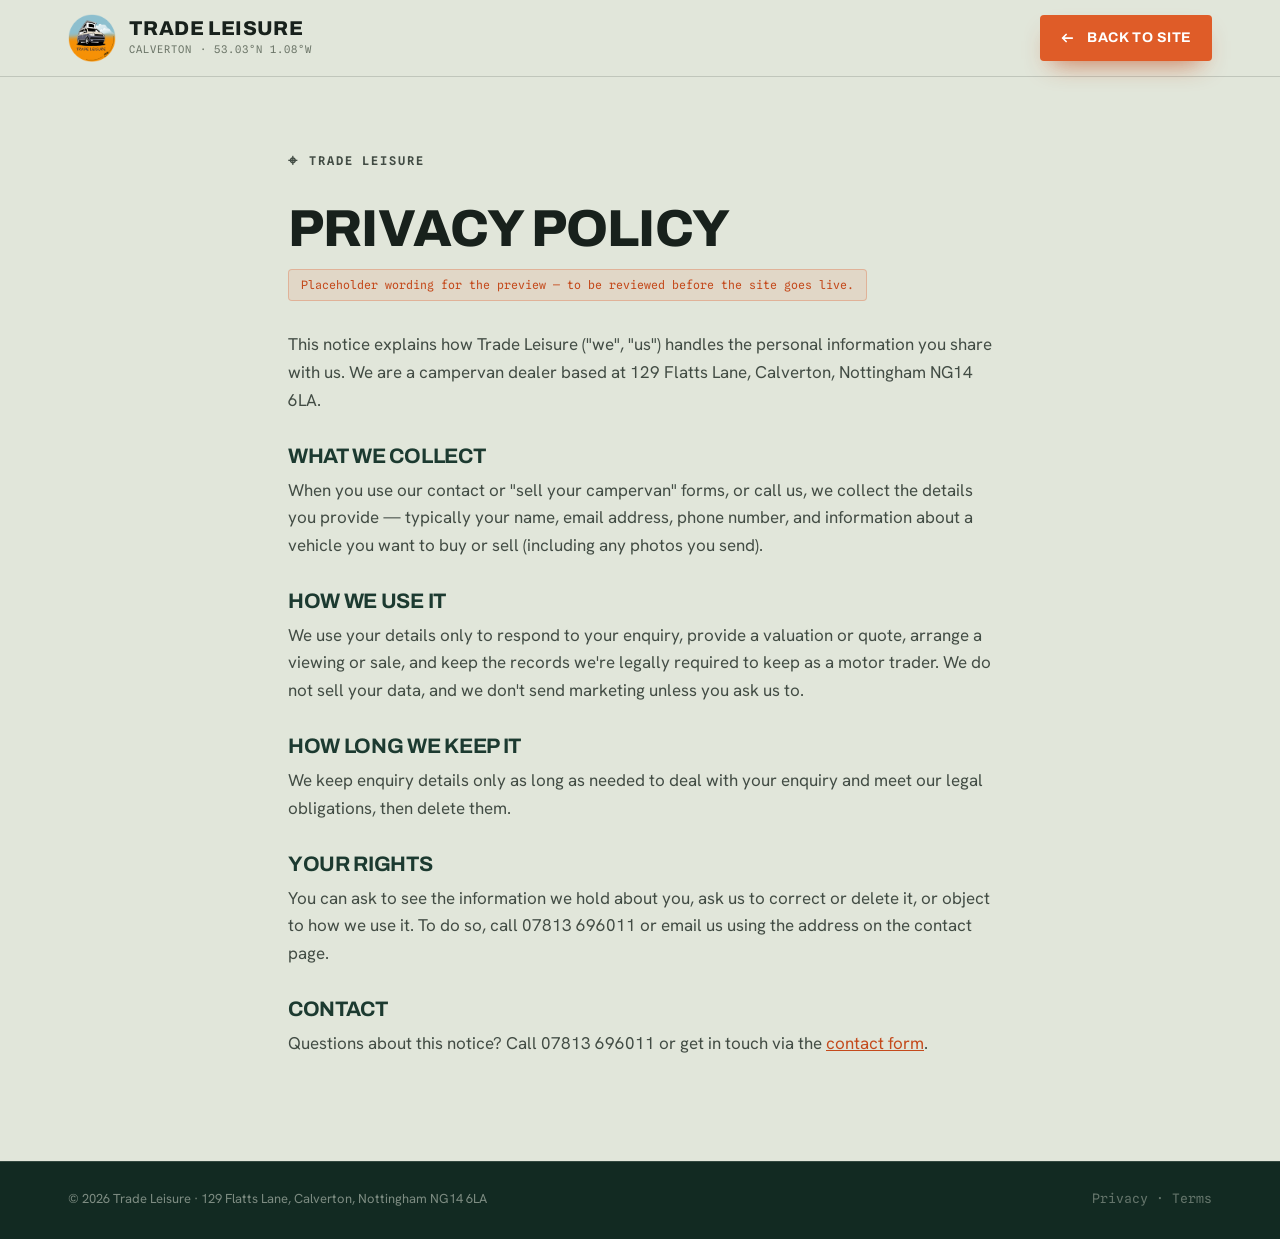
<file: site/privacy.html>
<!doctype html>
<html lang="en-GB">
<head>
  <meta charset="utf-8">
  <meta name="viewport" content="width=device-width, initial-scale=1">
  <title>Privacy Policy — Trade Leisure</title>
  <meta name="robots" content="noindex, nofollow">
  <link rel="preconnect" href="https://fonts.googleapis.com">
  <link rel="preconnect" href="https://fonts.gstatic.com" crossorigin>
  <link href="https://fonts.googleapis.com/css2?family=Archivo:wght@500;600;700;800&family=Hanken+Grotesk:wght@400;500;600;700&family=Spline+Sans+Mono:wght@400;500;600&display=swap" rel="stylesheet">
  <link rel="stylesheet" href="style.css">
</head>
<body>
<header>
  <div class="nav">
    <a class="wordmark" href="index.html">
      <img class="logo-mark" src="brand/trade-leisure-logo-2.png" alt="Trade Leisure campervans logo" width="48" height="48">
      <span><b>Trade Leisure</b><span class="coord mono">CALVERTON · 53.03°N 1.08°W</span></span>
    </a>
    <a class="btn btn-solid" href="index.html"><svg viewBox="0 0 16 16" width="14" height="14" fill="none" aria-hidden="true"><path d="M14 8H3M7 4L3 8l4 4" stroke="currentColor" stroke-width="2" stroke-linecap="round" stroke-linejoin="round"/></svg>&nbsp;Back to site</a>
  </div>
</header>
<main class="legal">
  <div class="wrap">
    <p class="marker">Trade Leisure</p>
    <h1>Privacy Policy</h1>
    <p class="legal-note mono">Placeholder wording for the preview — to be reviewed before the site goes live.</p>
    
  <p>This notice explains how Trade Leisure ("we", "us") handles the personal information you share with us. We are a campervan dealer based at 129 Flatts Lane, Calverton, Nottingham NG14 6LA.</p>
  <h2>What we collect</h2>
  <p>When you use our contact or "sell your campervan" forms, or call us, we collect the details you provide — typically your name, email address, phone number, and information about a vehicle you want to buy or sell (including any photos you send).</p>
  <h2>How we use it</h2>
  <p>We use your details only to respond to your enquiry, provide a valuation or quote, arrange a viewing or sale, and keep the records we're legally required to keep as a motor trader. We do not sell your data, and we don't send marketing unless you ask us to.</p>
  <h2>How long we keep it</h2>
  <p>We keep enquiry details only as long as needed to deal with your enquiry and meet our legal obligations, then delete them.</p>
  <h2>Your rights</h2>
  <p>You can ask to see the information we hold about you, ask us to correct or delete it, or object to how we use it. To do so, call 07813 696011 or email us using the address on the contact page.</p>
  <h2>Contact</h2>
  <p>Questions about this notice? Call 07813 696011 or get in touch via the <a href="index.html#contact">contact form</a>.</p>

  </div>
</main>
<footer>
  <div class="wrap">
    <span>© 2026 Trade Leisure · 129 Flatts Lane, Calverton, Nottingham NG14 6LA</span>
    <span class="mono"><a href="privacy.html" style="color:inherit">Privacy</a> · <a href="terms.html" style="color:inherit">Terms</a></span>
  </div>
</footer>
</body>
</html>
</file>
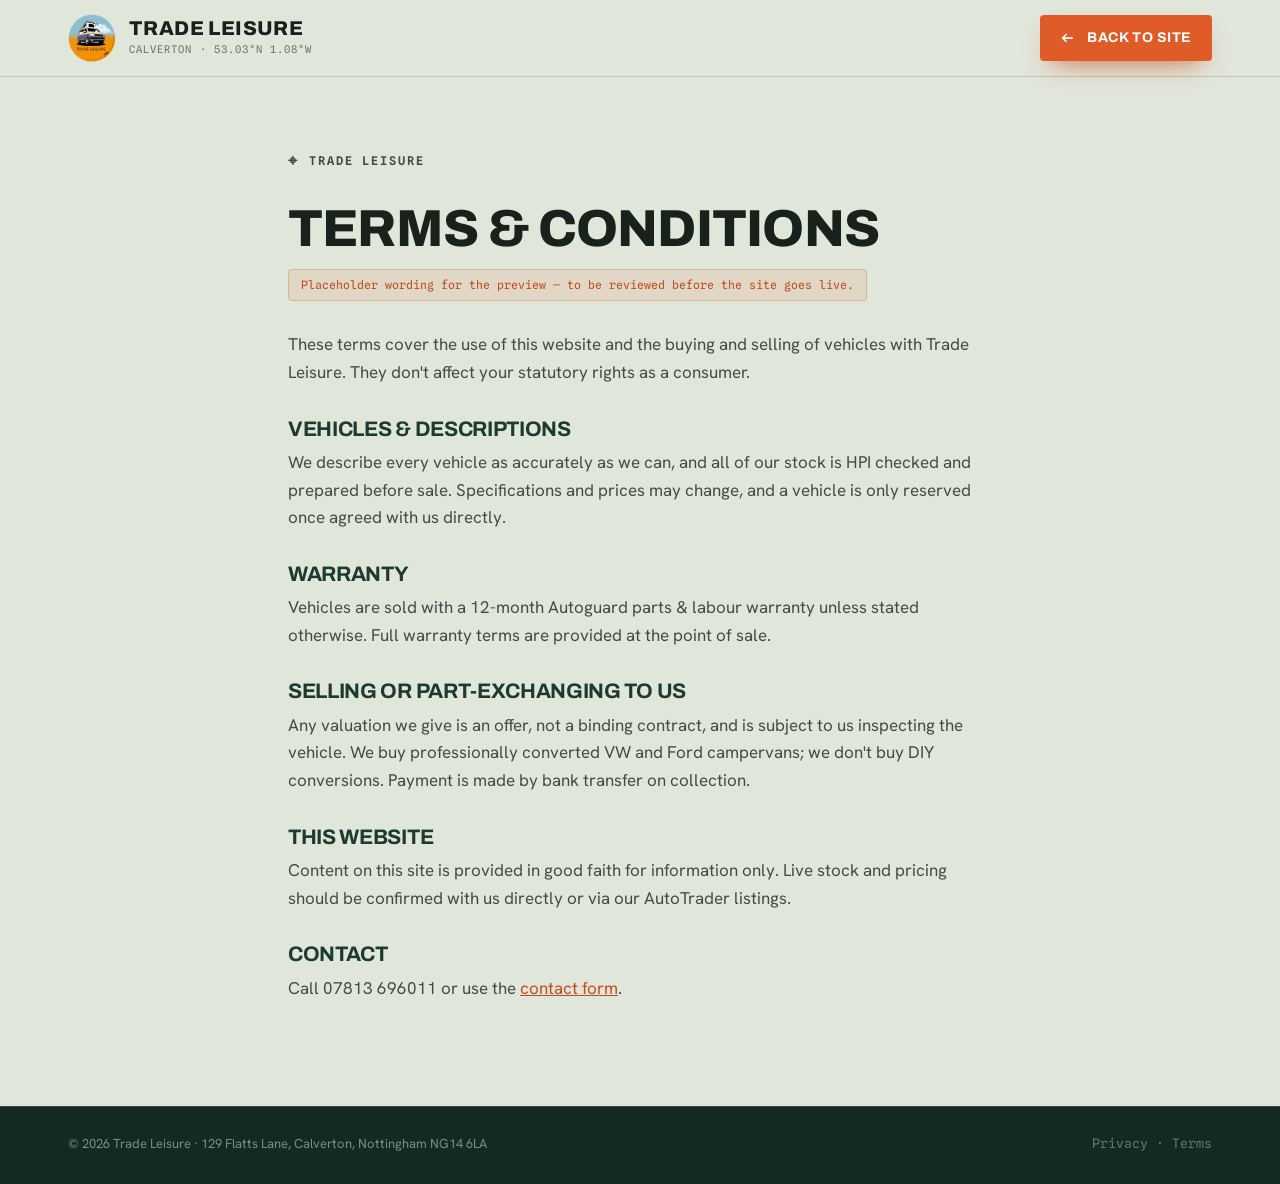
<file: site/terms.html>
<!doctype html>
<html lang="en-GB">
<head>
  <meta charset="utf-8">
  <meta name="viewport" content="width=device-width, initial-scale=1">
  <title>Terms &amp; Conditions — Trade Leisure</title>
  <meta name="robots" content="noindex, nofollow">
  <link rel="preconnect" href="https://fonts.googleapis.com">
  <link rel="preconnect" href="https://fonts.gstatic.com" crossorigin>
  <link href="https://fonts.googleapis.com/css2?family=Archivo:wght@500;600;700;800&family=Hanken+Grotesk:wght@400;500;600;700&family=Spline+Sans+Mono:wght@400;500;600&display=swap" rel="stylesheet">
  <link rel="stylesheet" href="style.css">
</head>
<body>
<header>
  <div class="nav">
    <a class="wordmark" href="index.html">
      <img class="logo-mark" src="brand/trade-leisure-logo-2.png" alt="Trade Leisure campervans logo" width="48" height="48">
      <span><b>Trade Leisure</b><span class="coord mono">CALVERTON · 53.03°N 1.08°W</span></span>
    </a>
    <a class="btn btn-solid" href="index.html"><svg viewBox="0 0 16 16" width="14" height="14" fill="none" aria-hidden="true"><path d="M14 8H3M7 4L3 8l4 4" stroke="currentColor" stroke-width="2" stroke-linecap="round" stroke-linejoin="round"/></svg>&nbsp;Back to site</a>
  </div>
</header>
<main class="legal">
  <div class="wrap">
    <p class="marker">Trade Leisure</p>
    <h1>Terms &amp; Conditions</h1>
    <p class="legal-note mono">Placeholder wording for the preview — to be reviewed before the site goes live.</p>
    
  <p>These terms cover the use of this website and the buying and selling of vehicles with Trade Leisure. They don't affect your statutory rights as a consumer.</p>
  <h2>Vehicles &amp; descriptions</h2>
  <p>We describe every vehicle as accurately as we can, and all of our stock is HPI checked and prepared before sale. Specifications and prices may change, and a vehicle is only reserved once agreed with us directly.</p>
  <h2>Warranty</h2>
  <p>Vehicles are sold with a 12-month Autoguard parts &amp; labour warranty unless stated otherwise. Full warranty terms are provided at the point of sale.</p>
  <h2>Selling or part-exchanging to us</h2>
  <p>Any valuation we give is an offer, not a binding contract, and is subject to us inspecting the vehicle. We buy professionally converted VW and Ford campervans; we don't buy DIY conversions. Payment is made by bank transfer on collection.</p>
  <h2>This website</h2>
  <p>Content on this site is provided in good faith for information only. Live stock and pricing should be confirmed with us directly or via our AutoTrader listings.</p>
  <h2>Contact</h2>
  <p>Call 07813 696011 or use the <a href="index.html#contact">contact form</a>.</p>

  </div>
</main>
<footer>
  <div class="wrap">
    <span>© 2026 Trade Leisure · 129 Flatts Lane, Calverton, Nottingham NG14 6LA</span>
    <span class="mono"><a href="privacy.html" style="color:inherit">Privacy</a> · <a href="terms.html" style="color:inherit">Terms</a></span>
  </div>
</footer>
</body>
</html>
</file>
<file: site/style.css>
/* Trade Leisure — Ordnance / overland field-guide aesthetic
   Cool stone paper · deep pine · sky blue · waymarker orange.
   Archivo (display) + Hanken Grotesk (body) + Spline Sans Mono (technical). */

:root {
  --stone: #e1e6da;
  --stone-deep: #d4dac9;
  --stone-edge: #c2cab3;
  --card: #eef1e8;
  --ink: #18211c;
  --ink-soft: #424c44;
  --ink-mute: #6c7669;
  --pine: #1c3a30;
  --pine-deep: #122a22;
  --pine-line: #2c5447;
  --sky: #2f6f93;
  --sky-deep: #234f6c;
  --sky-soft: #79a7c2;
  --way: #df5c28;
  --way-deep: #c44a1c;
  --rule: rgba(24, 33, 28, 0.16);
  --rule-light: rgba(225, 230, 218, 0.16);
  --shadow: 0 22px 50px -24px rgba(18, 42, 34, 0.55);
}

* { margin: 0; padding: 0; box-sizing: border-box; }
html { scroll-behavior: smooth; }

body {
  font-family: "Hanken Grotesk", sans-serif;
  background: var(--stone);
  color: var(--ink);
  font-size: 17px;
  line-height: 1.62;
  -webkit-font-smoothing: antialiased;
}

::selection { background: var(--way); color: #fff; }

h1, h2, h3, .display {
  font-family: "Archivo", sans-serif;
  font-weight: 800;
  line-height: 0.98;
  letter-spacing: -0.015em;
}
.display-narrow {
  font-family: "Archivo", sans-serif;
  font-variation-settings: "wdth" 80;
  font-weight: 700;
}

.mono {
  font-family: "Spline Sans Mono", ui-monospace, monospace;
  font-feature-settings: "tnum" 1;
}

a { color: inherit; }
img { display: block; max-width: 100%; }
.wrap { max-width: 1200px; margin: 0 auto; padding: 0 28px; }

/* ---------- technical labels ---------- */
.coord {
  font-family: "Spline Sans Mono", monospace;
  font-size: 12px;
  letter-spacing: 0.06em;
  color: var(--ink-mute);
}
.on-pine .coord { color: var(--sky-soft); }

.marker {
  font-family: "Spline Sans Mono", monospace;
  font-size: 12px;
  font-weight: 600;
  letter-spacing: 0.16em;
  text-transform: uppercase;
  color: var(--way-deep);
  display: inline-flex;
  align-items: center;
  gap: 10px;
}
.marker::before { content: "⌖"; font-size: 16px; }
.on-pine .marker { color: var(--way); }

/* route line: dashed connector with end dots */
.route {
  display: flex;
  align-items: center;
  gap: 0;
  color: var(--stone-edge);
}
.route::before, .route::after { content: ""; width: 7px; height: 7px; border-radius: 50%; background: var(--way); flex: none; }
.route span { flex: 1; border-top: 2px dashed currentColor; height: 0; }

/* ---------- buttons ---------- */
.btn {
  display: inline-flex;
  align-items: center;
  gap: 10px;
  font-family: "Archivo", sans-serif;
  font-weight: 700;
  font-size: 14px;
  letter-spacing: 0.04em;
  text-transform: uppercase;
  text-decoration: none;
  padding: 15px 26px;
  border-radius: 4px;
  border: 2px solid transparent;
  transition: transform 0.16s ease, box-shadow 0.16s ease, background 0.16s ease, color 0.16s ease;
}
.btn:hover { transform: translateY(-2px); }
.btn-solid { background: var(--way); color: #fff; box-shadow: 0 12px 26px -12px rgba(196, 74, 28, 0.85); }
.btn-solid:hover { background: var(--way-deep); }
.btn-ghost { background: transparent; border-color: var(--ink); color: var(--ink); }
.btn-ghost:hover { background: var(--ink); color: var(--stone); }
.on-pine .btn-ghost { border-color: var(--sky-soft); color: var(--stone); }
.on-pine .btn-ghost:hover { background: var(--sky-soft); color: var(--pine-deep); }

/* ---------- header ---------- */
header {
  position: sticky;
  top: 0;
  z-index: 40;
  background: rgba(225, 230, 218, 0.9);
  backdrop-filter: blur(8px);
  border-bottom: 1px solid var(--rule);
}
.nav { display: flex; align-items: center; gap: 28px; padding: 14px 28px; max-width: 1200px; margin: 0 auto; }
.wordmark { display: flex; align-items: center; gap: 13px; text-decoration: none; margin-right: auto; }
.wordmark svg { width: 42px; height: 42px; }
.logo-mark { width: 48px; height: 48px; object-fit: contain; }
.logo-badge { position: absolute; top: -10px; right: -10px; width: 112px; height: 112px; object-fit: contain; filter: drop-shadow(0 8px 16px rgba(18, 42, 34, 0.32)); }
.wordmark b {
  font-family: "Archivo", sans-serif;
  font-weight: 800;
  font-size: 20px;
  letter-spacing: 0.02em;
  text-transform: uppercase;
  display: block;
  line-height: 1;
}
.wordmark .coord { display: block; margin-top: 3px; font-size: 10.5px; letter-spacing: 0.1em; }
.nav-menu { display: flex; gap: 24px; align-items: center; }
.nav-menu > a {
  text-decoration: none;
  font-family: "Archivo", sans-serif;
  font-weight: 600;
  font-size: 13.5px;
  text-transform: uppercase;
  letter-spacing: 0.04em;
  position: relative;
  padding: 4px 0;
  color: var(--ink);
}
.nav-menu > a::after { content: ""; position: absolute; left: 0; right: 100%; bottom: 0; border-bottom: 2px solid var(--way); transition: right 0.25s ease; }
.nav-menu > a:hover::after, .nav-menu > a.active::after { right: 0; }
.nav-menu > a.active { color: var(--way-deep); }
.nav-menu .nav-call { display: none; }
.nav .btn { padding: 10px 18px; }
.nav-call-btn { white-space: nowrap; }

/* hamburger */
.nav-toggle { display: none; flex-direction: column; gap: 5px; width: 44px; height: 44px; align-items: center; justify-content: center; background: transparent; border: 1px solid var(--rule); border-radius: 8px; cursor: pointer; }
.nav-toggle span { display: block; width: 22px; height: 2px; background: var(--ink); transition: transform 0.25s ease, opacity 0.2s ease; }
.nav-toggle[aria-expanded="true"] span:nth-child(1) { transform: translateY(7px) rotate(45deg); }
.nav-toggle[aria-expanded="true"] span:nth-child(2) { opacity: 0; }
.nav-toggle[aria-expanded="true"] span:nth-child(3) { transform: translateY(-7px) rotate(-45deg); }

@media (max-width: 860px) {
  .nav-toggle { display: flex; }
  .nav-call-btn { display: none; }
  .nav-menu {
    position: fixed; top: 73px; left: 0; right: 0;
    flex-direction: column; align-items: stretch; gap: 0;
    background: var(--stone); border-bottom: 1px solid var(--rule);
    padding: 8px 24px 22px; box-shadow: var(--shadow);
    transform: translateY(-12px); opacity: 0; pointer-events: none;
    transition: transform 0.22s ease, opacity 0.22s ease;
  }
  .nav-menu.open { transform: none; opacity: 1; pointer-events: auto; }
  .nav-menu > a { padding: 14px 0; font-size: 16px; border-bottom: 1px solid var(--rule); }
  .nav-menu > a::after { display: none; }
  .nav-menu .nav-call { display: flex; align-items: center; gap: 8px; margin-top: 16px; padding: 14px; justify-content: center; background: var(--way); color: #fff; border-radius: 6px; border: none; }
  .nav-menu .nav-call svg { width: 18px; height: 18px; flex: none; }
}

/* scroll offset so anchors clear the sticky header */
section[id], main > div[id] { scroll-margin-top: 84px; }

/* back to top */
.to-top {
  position: fixed; right: 22px; bottom: 22px; z-index: 50;
  width: 48px; height: 48px; border-radius: 50%; border: none; cursor: pointer;
  background: var(--pine); color: var(--stone); box-shadow: var(--shadow);
  display: flex; align-items: center; justify-content: center;
  transform: rotate(180deg); transition: background 0.16s ease, transform 0.16s ease;
}
.to-top:hover { background: var(--way); }
.to-top svg { width: 22px; height: 22px; }
.to-top[hidden] { display: none; }

/* ---------- topo backdrop helper ---------- */
.topo { position: relative; overflow: hidden; }
.topo::before {
  content: "";
  position: absolute;
  inset: -10% -5%;
  background: url("topo.svg") center/cover no-repeat;
  color: var(--pine);
  opacity: 0.07;
  pointer-events: none;
}
.on-pine.topo::before { color: var(--sky-soft); opacity: 0.13; }

/* ---------- hero ---------- */
.hero .wrap {
  display: grid;
  grid-template-columns: minmax(0, 1.05fr) minmax(0, 0.95fr);
  gap: 56px;
  align-items: stretch;
  padding: 64px 28px 84px;
}
.hero .hero-copy { display: flex; flex-direction: column; justify-content: center; }
.hero h1 { font-size: clamp(42px, 5.6vw, 76px); text-transform: uppercase; margin: 22px 0; position: relative; z-index: 2; }
.hero h1 .line2 { color: var(--sky-deep); }
.hero h1 .line3 { -webkit-text-stroke: 2px var(--ink); color: transparent; }
.hero .lede { font-size: 18.5px; color: var(--ink-soft); max-width: 44ch; margin-bottom: 30px; }
.hero .cta-row { display: flex; flex-wrap: wrap; gap: 14px; align-items: center; margin-bottom: 30px; }
.hero .route { max-width: 360px; }

/* viewfinder image frame */
.viewfinder { position: relative; padding: 16px; display: flex; }
.viewfinder .frame { position: relative; border: 1px solid var(--stone-edge); flex: 1; display: flex; }
.viewfinder picture { display: contents; }
.viewfinder .frame img { width: 100%; height: 100%; min-height: 460px; object-fit: cover; object-position: 64% center; display: block; }
.viewfinder .corner { position: absolute; width: 22px; height: 22px; border: 2px solid var(--way); }
.viewfinder .c-tl { top: 0; left: 0; border-right: 0; border-bottom: 0; }
.viewfinder .c-tr { top: 0; right: 0; border-left: 0; border-bottom: 0; }
.viewfinder .c-bl { bottom: 0; left: 0; border-right: 0; border-top: 0; }
.viewfinder .c-br { bottom: 0; right: 0; border-left: 0; border-top: 0; }
.viewfinder .tag {
  position: absolute;
  bottom: 28px;
  left: 28px;
  background: var(--pine-deep);
  color: var(--stone);
  font-family: "Spline Sans Mono", monospace;
  font-size: 12px;
  letter-spacing: 0.08em;
  padding: 7px 12px;
}
.viewfinder .tag b { color: var(--way); }
.compass { position: absolute; top: -6px; right: -6px; width: 96px; height: 96px; filter: drop-shadow(0 8px 16px rgba(18,42,34,.3)); }

@media (max-width: 920px) {
  .hero .wrap { grid-template-columns: 1fr; gap: 24px; padding: 36px 28px 52px; }
  .hero h1 { margin: 14px 0; }
  .hero .lede { margin-bottom: 22px; }
  .hero .cta-row { margin-bottom: 0; flex-direction: column; align-items: stretch; }
  .hero .cta-row .btn { justify-content: center; }
  .hero .route { display: none; }
  .viewfinder { max-width: 100%; padding: 12px; display: block; }
  .viewfinder .frame { display: block; }
  /* show the whole photo, no cropping, on phones */
  .viewfinder .frame img { width: 100%; height: auto; min-height: 0; aspect-ratio: auto; object-fit: contain; }
  /* caption sits below the photo, not over the van */
  .viewfinder .tag { position: static; display: block; width: 100%; border-radius: 0; padding: 11px 14px; font-size: 11.5px; }
  .compass, .logo-badge { width: 84px; height: 84px; top: -6px; right: -6px; }
}

/* ---------- field-notes / trust ---------- */
.fieldnotes { background: var(--stone-deep); border-top: 1px solid var(--rule); border-bottom: 1px solid var(--rule); }
.fieldnotes .wrap { display: grid; grid-template-columns: repeat(4, 1fr); gap: 28px; padding: 30px 28px; }
.fieldnotes .note { display: flex; flex-direction: column; gap: 9px; }
.fieldnotes .note .ico { display: flex; align-items: center; gap: 10px; }
.fieldnotes svg { width: 26px; height: 26px; color: var(--sky-deep); flex: none; }
.fieldnotes .num { font-family: "Spline Sans Mono", monospace; font-size: 11px; color: var(--ink-mute); letter-spacing: 0.1em; }
.fieldnotes b { font-family: "Archivo", sans-serif; font-size: 15px; text-transform: uppercase; letter-spacing: 0.02em; }
.fieldnotes small { color: var(--ink-soft); font-size: 13.5px; line-height: 1.45; }
@media (max-width: 880px) { .fieldnotes .wrap { grid-template-columns: 1fr 1fr; } }
@media (max-width: 520px) { .fieldnotes .wrap { grid-template-columns: 1fr; } }

/* ---------- sections ---------- */
section { padding: 96px 0; }
.sec-head { max-width: 660px; margin-bottom: 48px; }
.sec-head h2 { font-size: clamp(36px, 5vw, 60px); text-transform: uppercase; margin: 18px 0 16px; }
.sec-head p { color: var(--ink-soft); font-size: 18px; }

/* ---------- inventory ---------- */
.inventory { background: var(--pine); color: var(--stone); }
.inventory .sec-head p { color: rgba(225, 230, 218, 0.74); }
.inventory h2 .hl { color: var(--way); }
.autotrader-cta { margin-top: 22px; }

.van-grid { display: grid; grid-template-columns: repeat(3, 1fr); gap: 24px; }
@media (max-width: 980px) { .van-grid { grid-template-columns: 1fr 1fr; } }
@media (max-width: 600px) { .van-grid { grid-template-columns: 1fr; } }

.van-card {
  background: var(--card);
  color: var(--ink);
  border-radius: 6px;
  overflow: hidden;
  cursor: pointer;
  border: 1px solid rgba(24, 33, 28, 0.1);
  text-align: left;
  font: inherit;
  padding: 0;
  display: flex;
  flex-direction: column;
  transition: transform 0.2s ease, box-shadow 0.2s ease, border-color 0.2s ease;
}
.van-card:hover { transform: translateY(-5px); box-shadow: var(--shadow); border-color: var(--sky); }
.van-card .photo { position: relative; aspect-ratio: 4 / 2.7; overflow: hidden; background: var(--pine-deep); }
.van-card .photo img { width: 100%; height: 100%; object-fit: cover; transition: transform 0.5s ease; }
.van-card:hover .photo img { transform: scale(1.045); }

.gridref {
  position: absolute;
  top: 12px;
  left: 12px;
  font-family: "Spline Sans Mono", monospace;
  font-size: 11px;
  letter-spacing: 0.08em;
  color: var(--stone);
  background: rgba(18, 42, 34, 0.78);
  padding: 4px 9px;
  border-radius: 3px;
}
.status-tag {
  position: absolute;
  top: 12px;
  right: 12px;
  font-family: "Archivo", sans-serif;
  font-weight: 700;
  font-size: 11px;
  letter-spacing: 0.16em;
  text-transform: uppercase;
  color: #fff;
  padding: 5px 11px;
  border-radius: 3px;
}
.status-sold { background: var(--way); }
.status-available { background: #2f8f5e; }

.van-card.is-available { border-color: #2f8f5e; }
.van-card.is-available:hover { border-color: #2f8f5e; box-shadow: 0 22px 50px -24px rgba(47, 143, 94, 0.5); }
.card-foot { display: flex; align-items: center; justify-content: space-between; gap: 12px; }
.card-foot .price { font-family: "Archivo", sans-serif; font-weight: 800; font-size: 20px; color: var(--pine); letter-spacing: -0.01em; }

.van-card .body { padding: 18px 20px 20px; display: flex; flex-direction: column; gap: 14px; flex: 1; }
.van-card h3 {
  font-family: "Archivo", sans-serif;
  font-weight: 700;
  font-size: 18px;
  text-transform: uppercase;
  letter-spacing: -0.01em;
  line-height: 1.08;
  display: -webkit-box;
  -webkit-line-clamp: 2;
  -webkit-box-orient: vertical;
  overflow: hidden;
  min-height: 2.16em;
}
.data-strip {
  display: grid;
  grid-template-columns: repeat(4, 1fr);
  gap: 8px;
  border-top: 1px solid var(--rule);
  padding-top: 14px;
  margin-top: auto;
}
.data-strip .cell { display: flex; flex-direction: column; gap: 2px; }
.data-strip b { font-family: "Spline Sans Mono", monospace; font-size: 9.5px; letter-spacing: 0.1em; color: var(--sky-deep); }
.data-strip span { font-family: "Spline Sans Mono", monospace; font-size: 13px; font-weight: 600; color: var(--ink); }
.van-card .view-link { font-family: "Archivo", sans-serif; font-size: 12px; font-weight: 700; text-transform: uppercase; letter-spacing: 0.08em; color: var(--way-deep); display: flex; align-items: center; gap: 7px; }

.group-divider { display: flex; align-items: center; gap: 24px; margin: 60px 0 8px; }
.group-divider .marker { white-space: nowrap; }
.group-divider .route { flex: 1; }
.sold-toggle-wrap { display: flex; justify-content: center; margin-top: 36px; }
.sold-extra[hidden] { display: none; }
.sold-extra { margin-top: 24px; }

.inv-foot { margin-top: 48px; display: flex; flex-wrap: wrap; gap: 22px; align-items: center; justify-content: space-between; border-top: 1px dashed var(--rule-light); padding-top: 32px; }
.inv-foot p { max-width: 54ch; color: rgba(225, 230, 218, 0.82); }
.inv-foot p b { color: var(--way); }

/* ---------- sell ---------- */
.sell .wrap { display: grid; grid-template-columns: minmax(0, 1fr) minmax(0, 1fr); gap: 56px; align-items: start; }
.sell h2 { font-size: clamp(36px, 4.6vw, 58px); text-transform: uppercase; margin: 18px 0 16px; }
.sell h2 .hl { color: var(--sky-deep); }
.sell .checks { list-style: none; margin: 26px 0 0; display: grid; gap: 16px; }
.sell .checks li { display: flex; gap: 14px; align-items: flex-start; font-size: 16.5px; }
.sell .checks svg { flex: none; width: 24px; height: 24px; color: var(--way); margin-top: 2px; }
.sell-card { background: var(--pine); color: var(--stone); border-radius: 8px; padding: 38px 36px; box-shadow: var(--shadow); }
.sell-card h3 { font-size: 24px; text-transform: uppercase; margin-bottom: 10px; }
.sell-card p { color: rgba(225, 230, 218, 0.8); font-size: 15.5px; }
.sell-card .phone-big { font-family: "Spline Sans Mono", monospace; font-size: clamp(26px, 3vw, 34px); font-weight: 600; color: var(--way); text-decoration: none; display: inline-block; margin: 12px 0 16px; letter-spacing: -0.01em; }
.sell-card .btn { margin-top: 20px; }
@media (max-width: 920px) { .sell .wrap { grid-template-columns: 1fr; gap: 40px; } }

/* ---------- about ---------- */
.about { background: var(--stone-deep); border-top: 1px solid var(--rule); }
.about .wrap { display: grid; grid-template-columns: minmax(0, 0.85fr) minmax(0, 1.15fr); gap: 60px; }
.about blockquote {
  font-family: "Archivo", sans-serif;
  font-weight: 700;
  font-size: clamp(24px, 2.8vw, 34px);
  line-height: 1.12;
  text-transform: uppercase;
  color: var(--pine);
  border-left: 4px solid var(--way);
  padding-left: 26px;
}
.about .col p { margin-bottom: 18px; color: var(--ink-soft); }
.about .col p b { color: var(--ink); }
@media (max-width: 920px) { .about .wrap { grid-template-columns: 1fr; gap: 34px; } }

/* ---------- reviews ---------- */
.reviews { background: var(--stone-deep); border-top: 1px solid var(--rule); }
.reviews-head { display: flex; flex-wrap: wrap; gap: 28px; align-items: flex-end; justify-content: space-between; margin-bottom: 44px; }
.reviews-head h2 { font-size: clamp(34px, 4.4vw, 54px); text-transform: uppercase; margin-top: 16px; }
.reviews-head h2 .hl { color: var(--way); }
.ratings-badge {
  display: flex; flex-direction: column; gap: 4px; align-items: flex-start;
  text-decoration: none; background: var(--card); border: 1px solid var(--stone-edge);
  border-radius: 8px; padding: 16px 20px; transition: transform 0.16s ease, box-shadow 0.16s ease;
}
.ratings-badge:hover { transform: translateY(-2px); box-shadow: var(--shadow); }
.ratings-badge .stars { color: #e0a93b; display: inline-flex; gap: 2px; }
.ratings-badge .stars svg { width: 19px; height: 19px; }
.ratings-badge b { font-family: "Archivo", sans-serif; font-size: 17px; color: var(--ink); }
.ratings-badge .count { font-family: "Spline Sans Mono", monospace; font-size: 12px; color: var(--ink-mute); display: inline-flex; align-items: center; gap: 6px; }
.ratings-badge .count svg { width: 13px; height: 13px; }

.reviews-grid { display: grid; grid-template-columns: repeat(3, 1fr); gap: 22px; }
@media (max-width: 920px) { .reviews-grid { grid-template-columns: 1fr 1fr; } }
@media (max-width: 600px) { .reviews-grid { grid-template-columns: 1fr; } .reviews-head { align-items: flex-start; } }
.review-card { background: var(--card); border: 1px solid rgba(24,33,28,0.1); border-radius: 8px; padding: 24px 24px 22px; display: flex; flex-direction: column; gap: 14px; }
.review-card .stars { color: #e0a93b; display: inline-flex; gap: 2px; }
.review-card .stars svg { width: 17px; height: 17px; }
.review-card blockquote { font-size: 16px; line-height: 1.5; color: var(--ink); flex: 1; }
.review-card blockquote::before { content: "“"; }
.review-card blockquote::after { content: "”"; }
.review-card figcaption { display: flex; flex-direction: column; gap: 2px; border-top: 1px dashed var(--rule); padding-top: 14px; }
.review-card figcaption b { font-family: "Archivo", sans-serif; font-size: 15px; text-transform: uppercase; letter-spacing: 0.01em; }
.review-card figcaption span { font-family: "Spline Sans Mono", monospace; font-size: 11.5px; color: var(--ink-mute); }

/* ---------- faq ---------- */
.faq { background: var(--stone); }
.faq-list { max-width: 820px; }
.faq-item { border-bottom: 1px solid var(--rule); }
.faq-item summary {
  list-style: none; cursor: pointer; display: flex; align-items: center; justify-content: space-between;
  gap: 20px; padding: 22px 4px; font-family: "Archivo", sans-serif; font-weight: 700; font-size: clamp(17px, 2vw, 21px);
  color: var(--ink); transition: color 0.15s ease;
}
.faq-item summary::-webkit-details-marker { display: none; }
.faq-item summary:hover { color: var(--way-deep); }
.faq-chevron { flex: none; color: var(--way); transition: transform 0.25s ease; }
.faq-chevron svg { width: 22px; height: 22px; display: block; }
.faq-item[open] .faq-chevron { transform: rotate(180deg); }
.faq-answer { padding: 0 4px 24px; max-width: 68ch; }
.faq-answer p { color: var(--ink-soft); font-size: 16.5px; }

/* ---------- contact ---------- */
.contact { background: var(--pine-deep); color: var(--stone); }
.contact .wrap { display: grid; grid-template-columns: minmax(0, 1.05fr) minmax(0, 0.95fr); gap: 56px; }
.contact h2 { font-size: clamp(38px, 5vw, 64px); text-transform: uppercase; margin: 18px 0 14px; }
.contact h2 .hl { color: var(--way); }
.contact .lede { color: rgba(225, 230, 218, 0.76); max-width: 42ch; margin-bottom: 26px; }
.contact-intro .lede { margin-bottom: 28px; }
.contact-list { list-style: none; display: grid; gap: 14px; align-content: start; }
.contact-list li { display: flex; gap: 16px; align-items: center; background: rgba(225, 230, 218, 0.05); border: 1px solid var(--rule-light); border-radius: 6px; padding: 17px 20px; }
.contact-list svg { flex: none; width: 25px; height: 25px; color: var(--way); }
.contact-list b { display: block; font-family: "Spline Sans Mono", monospace; font-size: 11px; letter-spacing: 0.12em; text-transform: uppercase; color: var(--sky-soft); margin-bottom: 2px; }
.contact-list a { text-decoration: none; font-weight: 600; font-size: 18px; }
.contact-list a:hover { color: var(--way); }
@media (max-width: 920px) { .contact .wrap { grid-template-columns: 1fr; } }

/* shared form styles (contact + sell) */
.tl-form { border-radius: 12px; padding: 30px 30px 28px; align-self: start; }
.contact .tl-form { background: rgba(225, 230, 218, 0.05); border: 1px solid var(--rule-light); }
.sell .tl-form { background: var(--pine); color: var(--stone); border: 1px solid var(--pine-line); box-shadow: var(--shadow); }
.tl-form h3 { font-size: 22px; text-transform: uppercase; margin-bottom: 6px; color: var(--stone); }
.tl-form .form-intro { color: rgba(225, 230, 218, 0.72); font-size: 14.5px; margin-bottom: 20px; }
.field-row { display: grid; grid-template-columns: 1fr 1fr; gap: 16px; margin-bottom: 16px; }
@media (max-width: 520px) { .field-row { grid-template-columns: 1fr; } }
.field { display: flex; flex-direction: column; gap: 7px; margin-bottom: 16px; }
.field-row .field { margin-bottom: 0; }
.field > span { font-family: "Spline Sans Mono", monospace; font-size: 11px; letter-spacing: 0.1em; text-transform: uppercase; color: var(--sky-soft); }
.field > span em { font-style: normal; color: var(--ink-mute); text-transform: none; letter-spacing: 0; }
.field input, .field select, .field textarea {
  font-family: "Hanken Grotesk", sans-serif;
  font-size: 15.5px;
  color: var(--stone);
  background: rgba(18, 42, 34, 0.5);
  border: 1px solid var(--pine-line);
  border-radius: 6px;
  padding: 12px 14px;
  width: 100%;
  transition: border-color 0.15s ease, box-shadow 0.15s ease;
}
.field textarea { resize: vertical; }
.field input::placeholder, .field textarea::placeholder { color: rgba(225, 230, 218, 0.42); }
.field input:focus, .field select:focus, .field textarea:focus { outline: none; border-color: var(--way); box-shadow: 0 0 0 3px rgba(223, 92, 40, 0.22); }
.field select { appearance: none; cursor: pointer; }
.field input[type="file"] { padding: 9px 12px; font-size: 13px; cursor: pointer; }
.field input[type="file"]::file-selector-button {
  font-family: "Spline Sans Mono", monospace; font-size: 11px; text-transform: uppercase; letter-spacing: 0.06em;
  color: var(--stone); background: var(--pine-line); border: none; border-radius: 4px; padding: 7px 12px; margin-right: 12px; cursor: pointer;
}
.sell-talk { margin-top: 22px; font-size: 15px; color: var(--ink-soft); }
.sell-talk a { color: var(--way-deep); font-weight: 700; text-decoration: none; }
.sell-talk a:hover { text-decoration: underline; }
.form-foot { display: flex; flex-wrap: wrap; align-items: center; gap: 16px; margin-top: 6px; }
.form-note { font-size: 11.5px; color: var(--sky-soft); max-width: 30ch; line-height: 1.4; }
.form-status { margin-top: 16px; padding: 14px 16px; border-radius: 6px; background: rgba(47, 143, 94, 0.18); border: 1px solid rgba(47, 143, 94, 0.5); color: var(--stone); font-size: 14.5px; }

footer { background: var(--pine-deep); color: rgba(225, 230, 218, 0.52); border-top: 1px solid var(--rule-light); font-size: 13px; }
footer .wrap { display: flex; flex-wrap: wrap; gap: 12px 30px; align-items: center; justify-content: space-between; padding: 26px 28px 30px; }
footer .mono { color: rgba(225, 230, 218, 0.4); }
footer .socials { display: flex; gap: 12px; }
footer .socials a { display: inline-flex; width: 38px; height: 38px; align-items: center; justify-content: center; border: 1px solid var(--rule-light); border-radius: 50%; color: rgba(225, 230, 218, 0.7); transition: color 0.15s ease, border-color 0.15s ease, transform 0.15s ease; }
footer .socials a:hover { color: var(--way); border-color: var(--way); transform: translateY(-2px); }
footer .socials svg { width: 19px; height: 19px; }
footer .mono a { color: rgba(225, 230, 218, 0.6); text-decoration: none; }
footer .mono a:hover { color: var(--way); }

/* ---------- legal pages ---------- */
.legal { padding: 70px 0 90px; }
.legal .wrap { max-width: 760px; }
.legal h1 { font-family: "Archivo", sans-serif; font-weight: 800; font-size: clamp(34px, 5vw, 52px); text-transform: uppercase; margin: 16px 0 14px; }
.legal .legal-note { display: inline-block; font-size: 11.5px; color: var(--way-deep); background: rgba(223, 92, 40, 0.1); border: 1px solid rgba(223, 92, 40, 0.3); border-radius: 4px; padding: 6px 12px; margin-bottom: 30px; }
.legal h2 { font-family: "Archivo", sans-serif; font-weight: 700; font-size: 21px; text-transform: uppercase; margin: 32px 0 10px; color: var(--pine); }
.legal p { color: var(--ink-soft); margin-bottom: 14px; }
.legal a { color: var(--way-deep); }

/* ---------- modal ---------- */
dialog.van-modal { border: none; border-radius: 8px; padding: 0; width: min(900px, calc(100vw - 32px)); background: var(--card); color: var(--ink); box-shadow: 0 40px 90px -30px rgba(0,0,0,.6); }
dialog.van-modal::backdrop { background: rgba(18, 42, 34, 0.82); backdrop-filter: blur(4px); }
.modal-gallery { display: flex; overflow-x: auto; scroll-snap-type: x mandatory; background: var(--pine-deep); aspect-ratio: 16 / 9.4; }
.modal-gallery img { flex: none; width: 100%; height: 100%; object-fit: contain; scroll-snap-align: center; }
.modal-body { padding: 26px 32px 34px; }
.modal-head { display: flex; justify-content: space-between; gap: 16px; align-items: flex-start; }
.modal-body h3 { font-size: 24px; text-transform: uppercase; padding-right: 8px; }
.modal-body .modal-ref { font-family: "Spline Sans Mono", monospace; font-size: 12px; color: var(--sky-deep); white-space: nowrap; }
.modal-status { margin: 14px 0 4px; }
.modal-status.is-available { display: flex; align-items: center; gap: 18px; flex-wrap: wrap; }
.modal-status .modal-price { font-family: "Archivo", sans-serif; font-weight: 800; font-size: 30px; color: var(--pine); letter-spacing: -0.01em; }
.modal-status .modal-sold { font-family: "Spline Sans Mono", monospace; font-size: 12px; letter-spacing: 0.12em; text-transform: uppercase; color: var(--way-deep); }
.gallery-hint { font-family: "Spline Sans Mono", monospace; font-size: 11px; letter-spacing: 0.1em; text-transform: uppercase; color: var(--way-deep); margin: 12px 0 18px; }
.modal-bullets { list-style: none; display: grid; gap: 10px; margin-bottom: 18px; }
.modal-bullets li { display: flex; gap: 11px; font-size: 15px; color: var(--ink-soft); }
.modal-bullets li::before { content: "▸"; color: var(--way); flex: none; }
.modal-notes { font-size: 14px; color: var(--ink-mute); border-top: 1px dashed var(--rule); padding-top: 14px; margin-bottom: 20px; }
.modal-specs { display: grid; grid-template-columns: repeat(auto-fill, minmax(150px, 1fr)); gap: 12px 22px; border-top: 1px solid var(--rule); padding-top: 18px; }
.modal-specs div { display: flex; flex-direction: column; gap: 2px; }
.modal-specs b { font-family: "Spline Sans Mono", monospace; font-size: 10px; letter-spacing: 0.1em; text-transform: uppercase; color: var(--sky-deep); }
.modal-specs span { font-size: 14.5px; }
.modal-close { position: absolute; top: 14px; right: 14px; width: 38px; height: 38px; border-radius: 50%; border: none; background: rgba(225, 230, 218, 0.94); color: var(--ink); font-size: 18px; font-weight: 700; cursor: pointer; z-index: 2; }

/* ---------- reveal ---------- */
.reveal { opacity: 0; transform: translateY(24px); transition: opacity 0.7s ease, transform 0.7s ease; }
.reveal.in { opacity: 1; transform: none; }
@media (prefers-reduced-motion: reduce) { .reveal { opacity: 1; transform: none; transition: none; } .compass { animation: none; } }

.compass.spin { animation: spin 40s linear infinite; }
@keyframes spin { to { transform: rotate(360deg); } }
</file>
